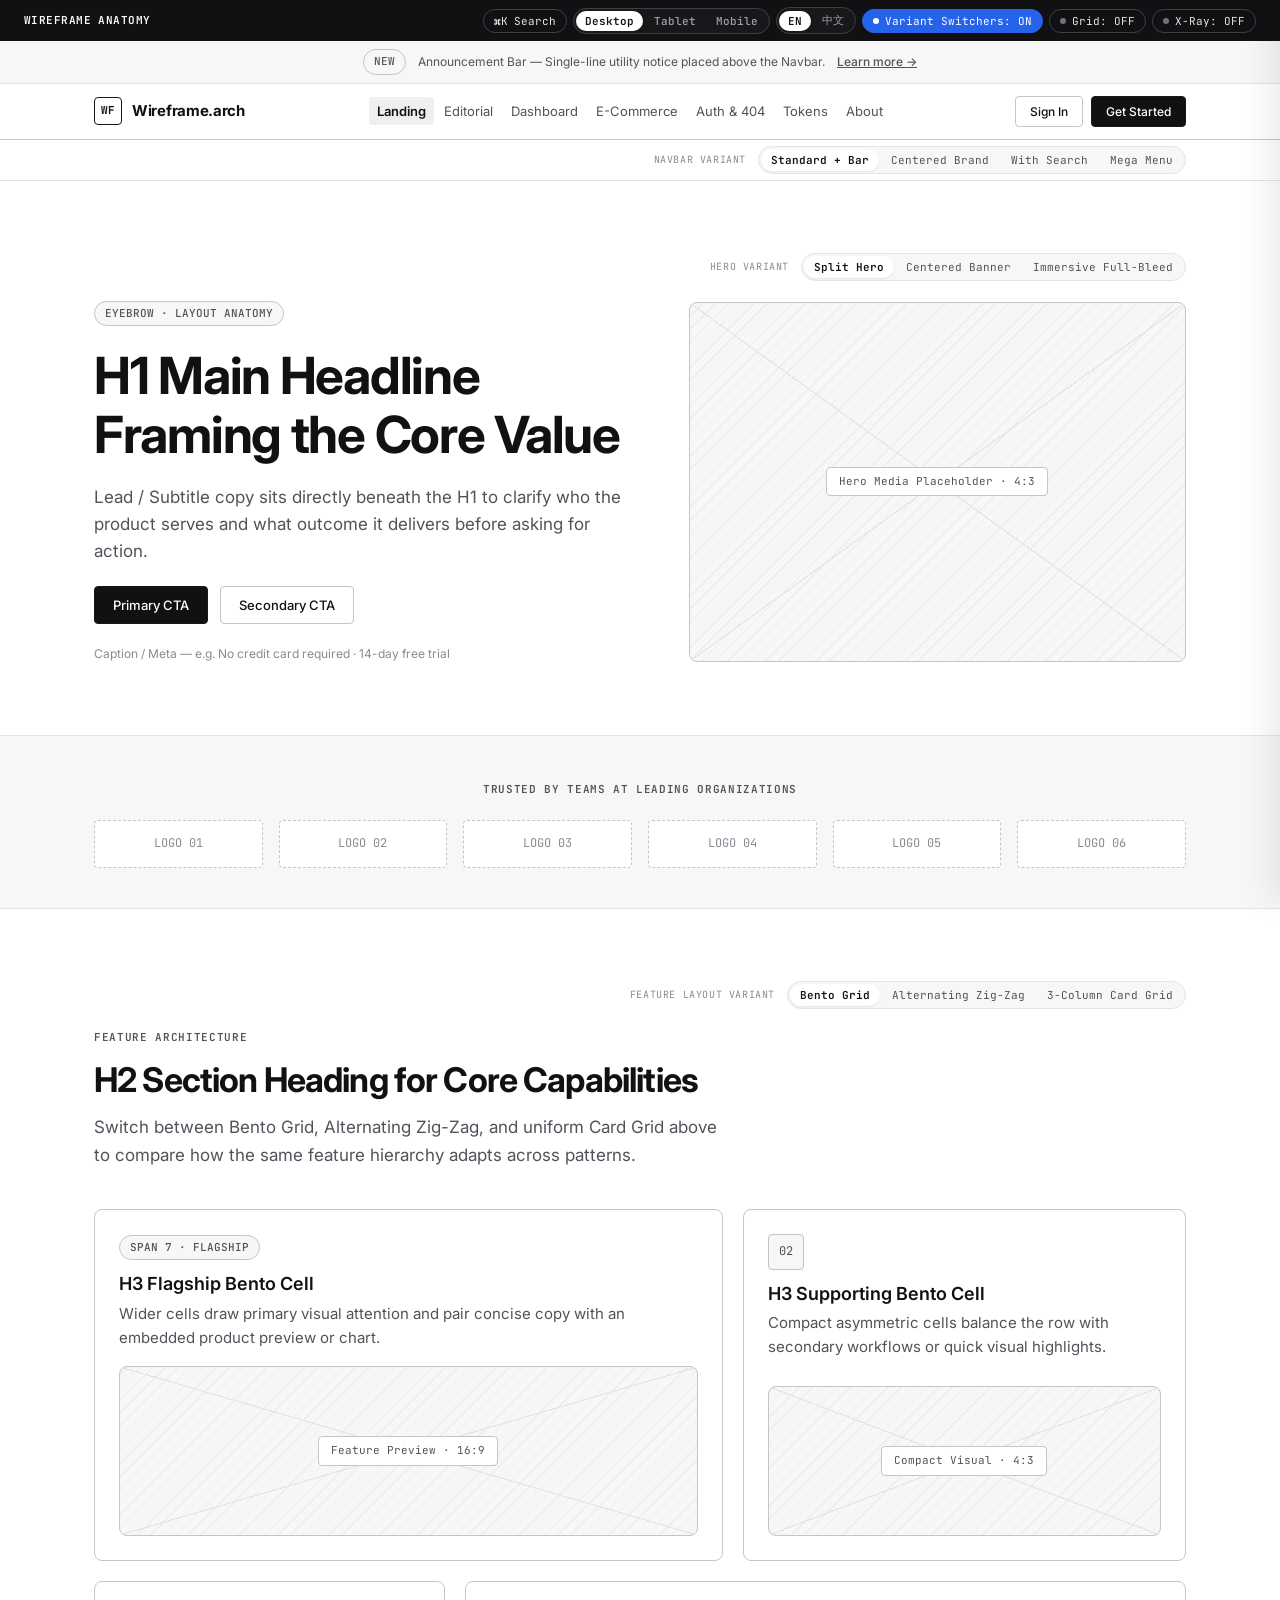
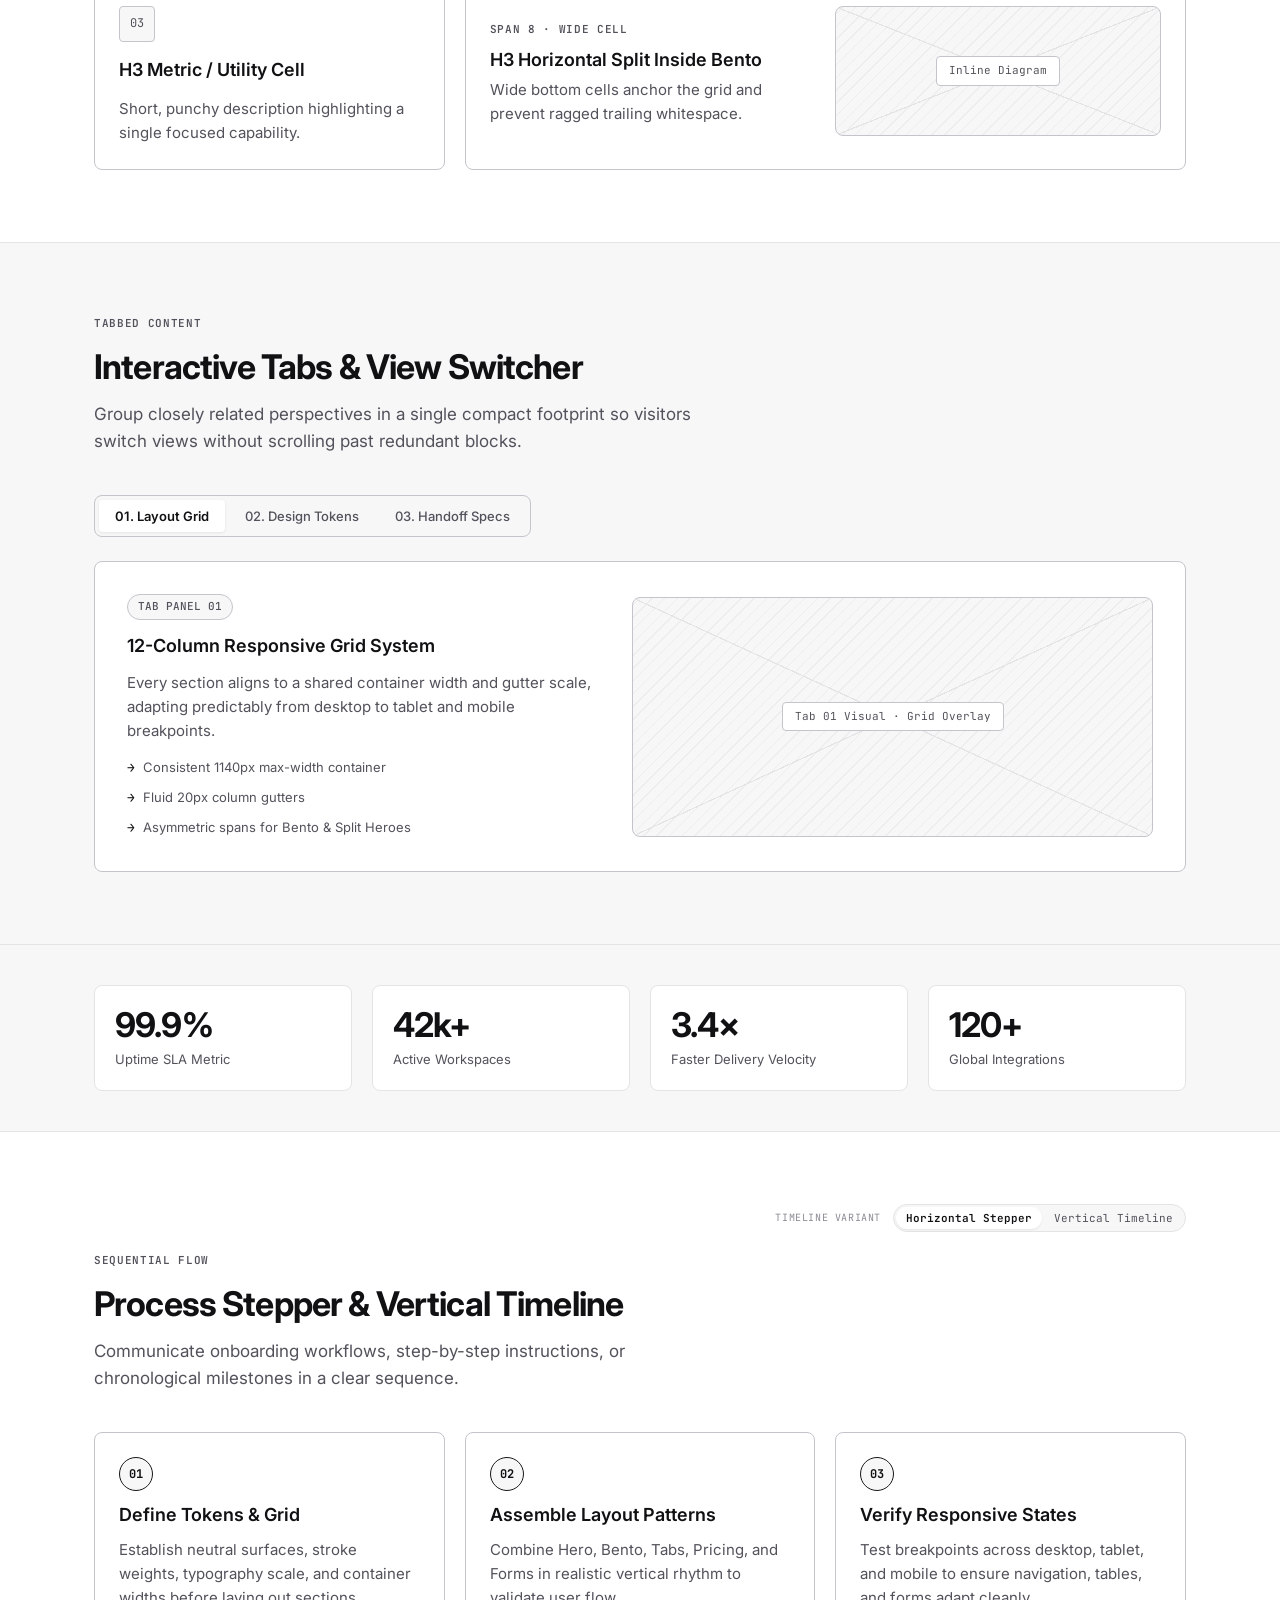
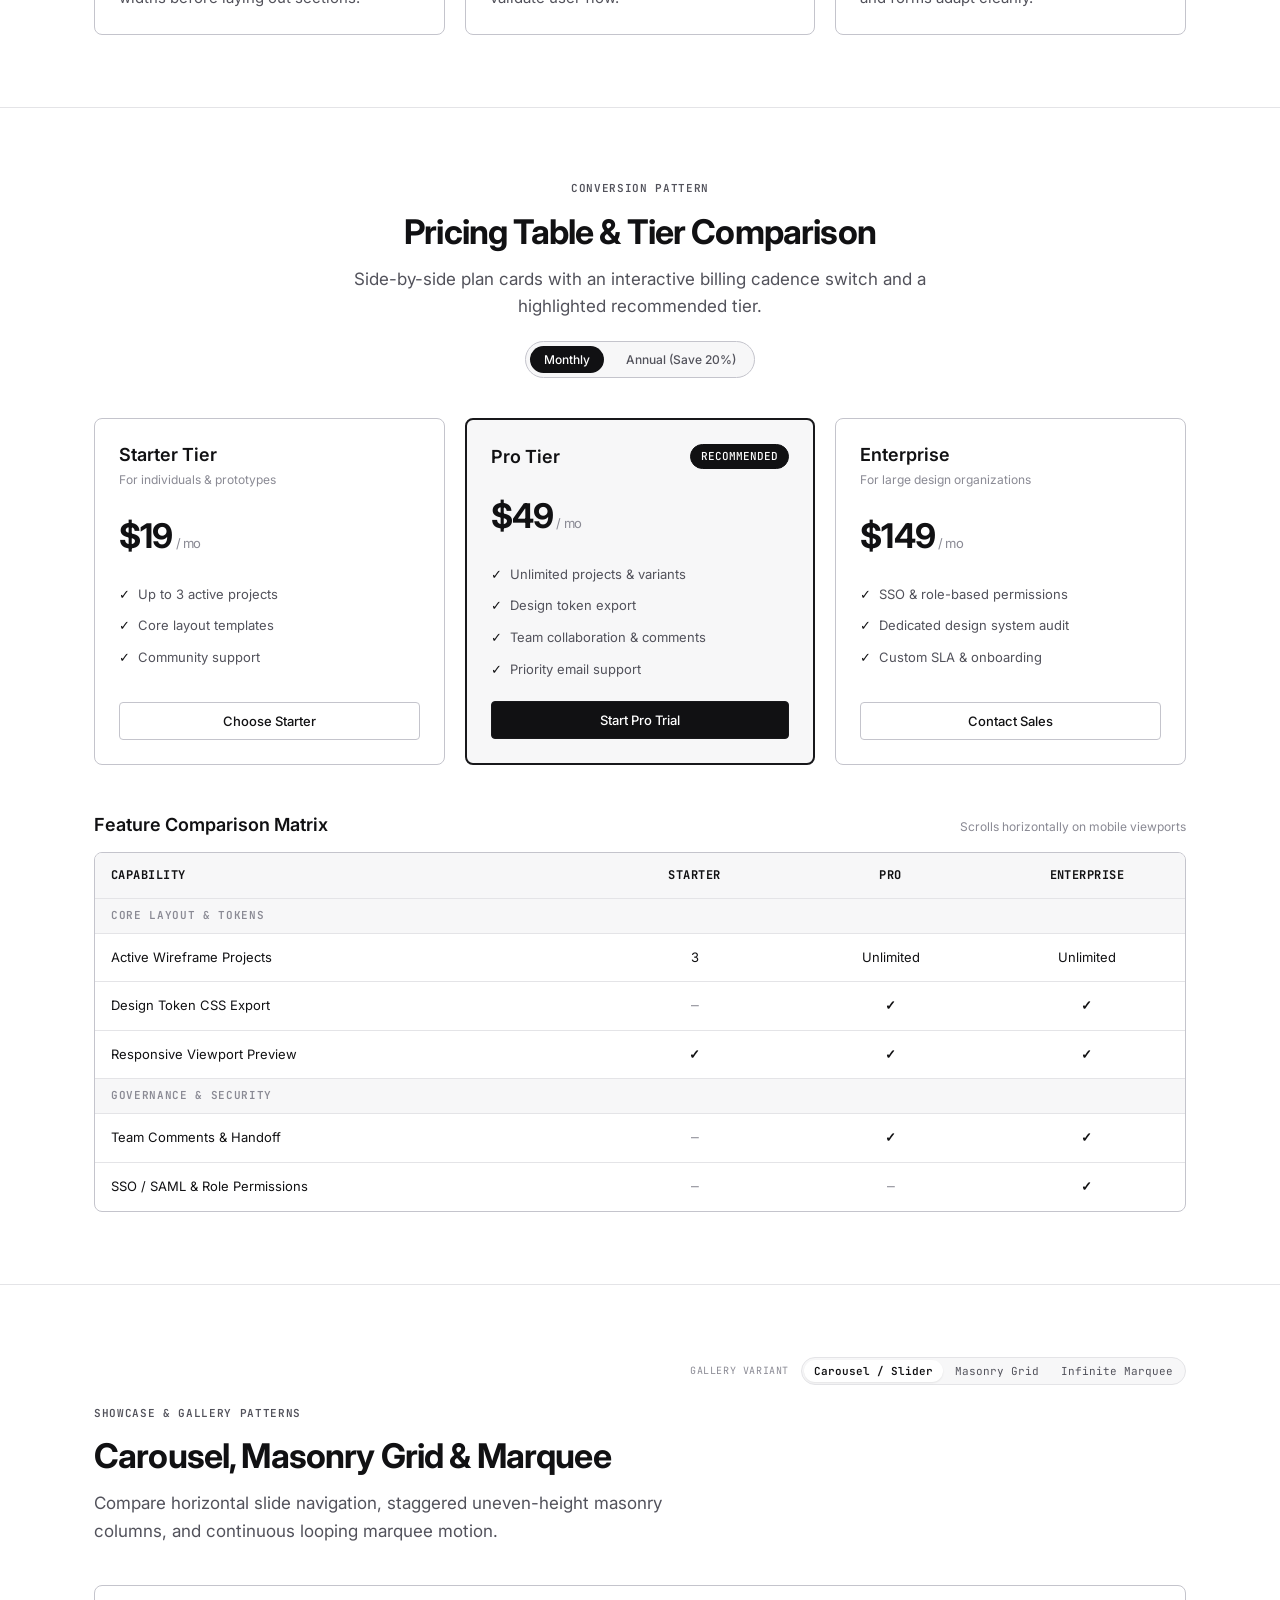
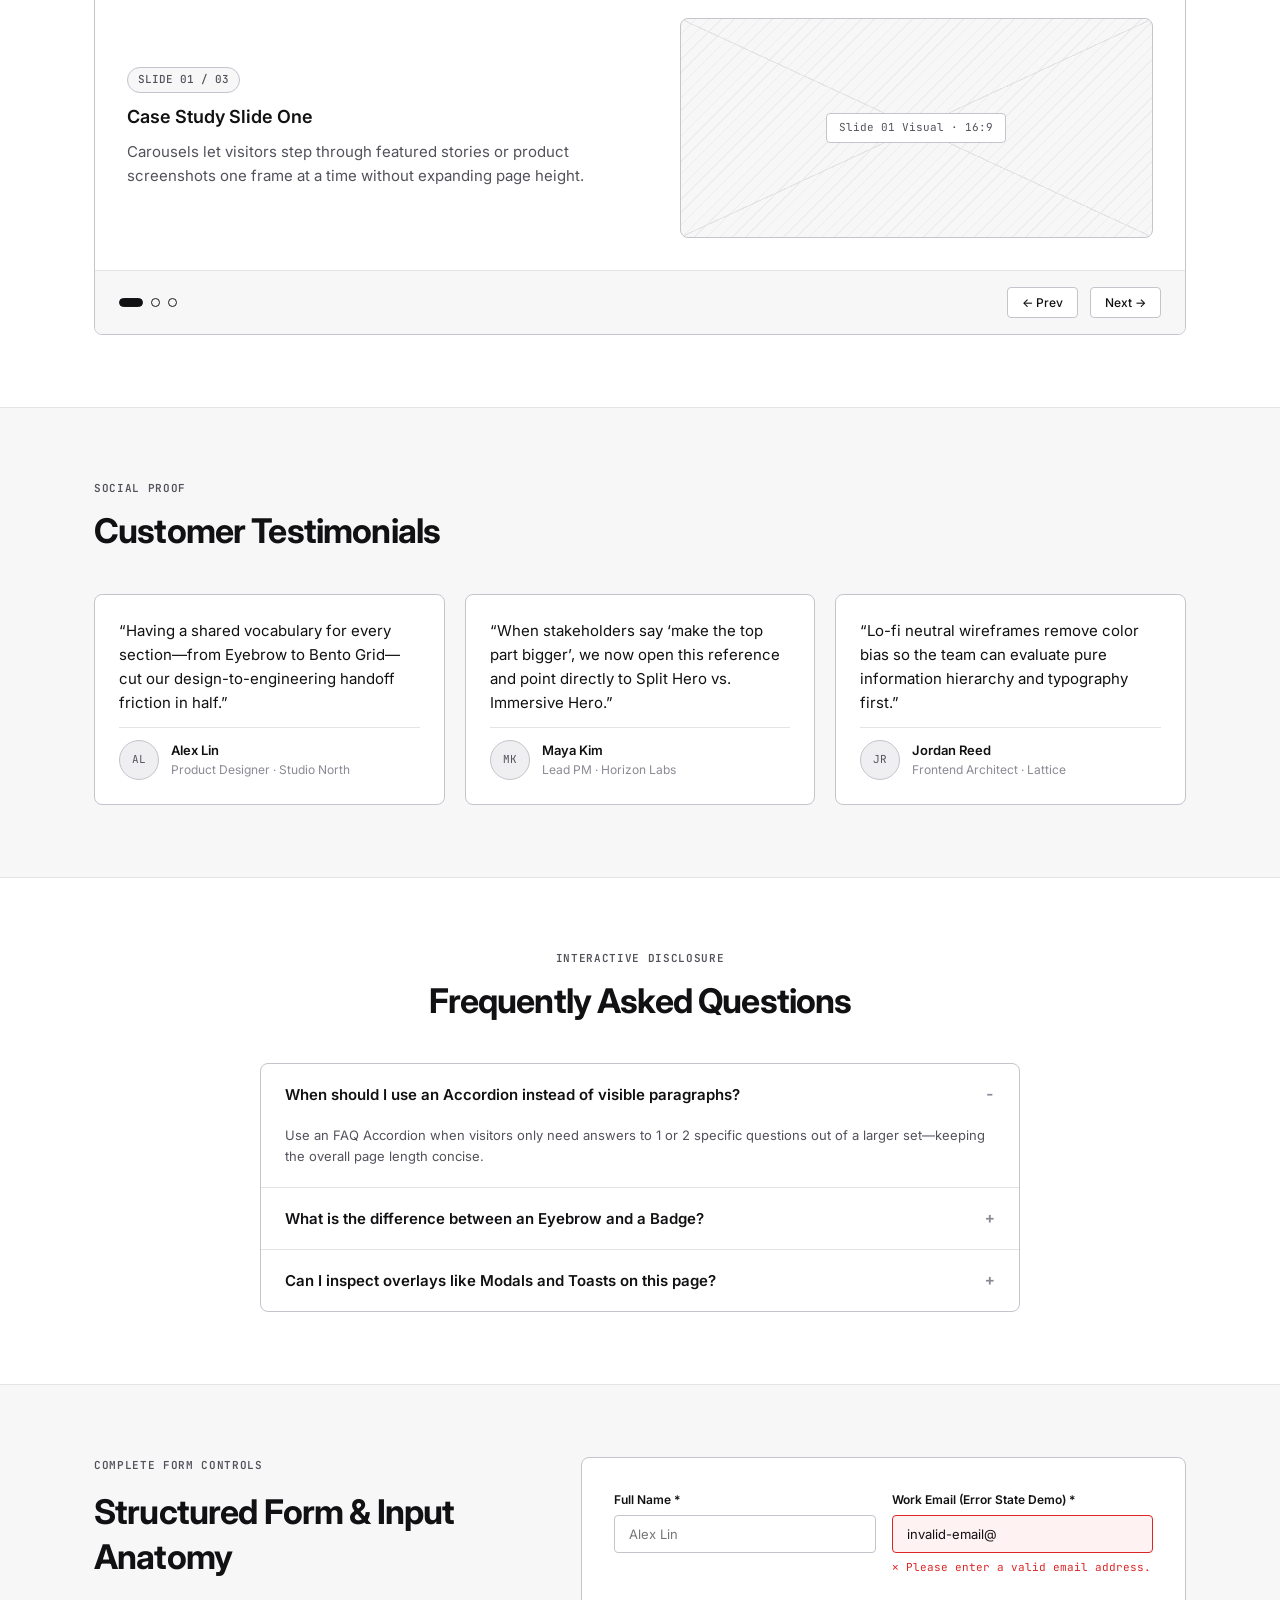
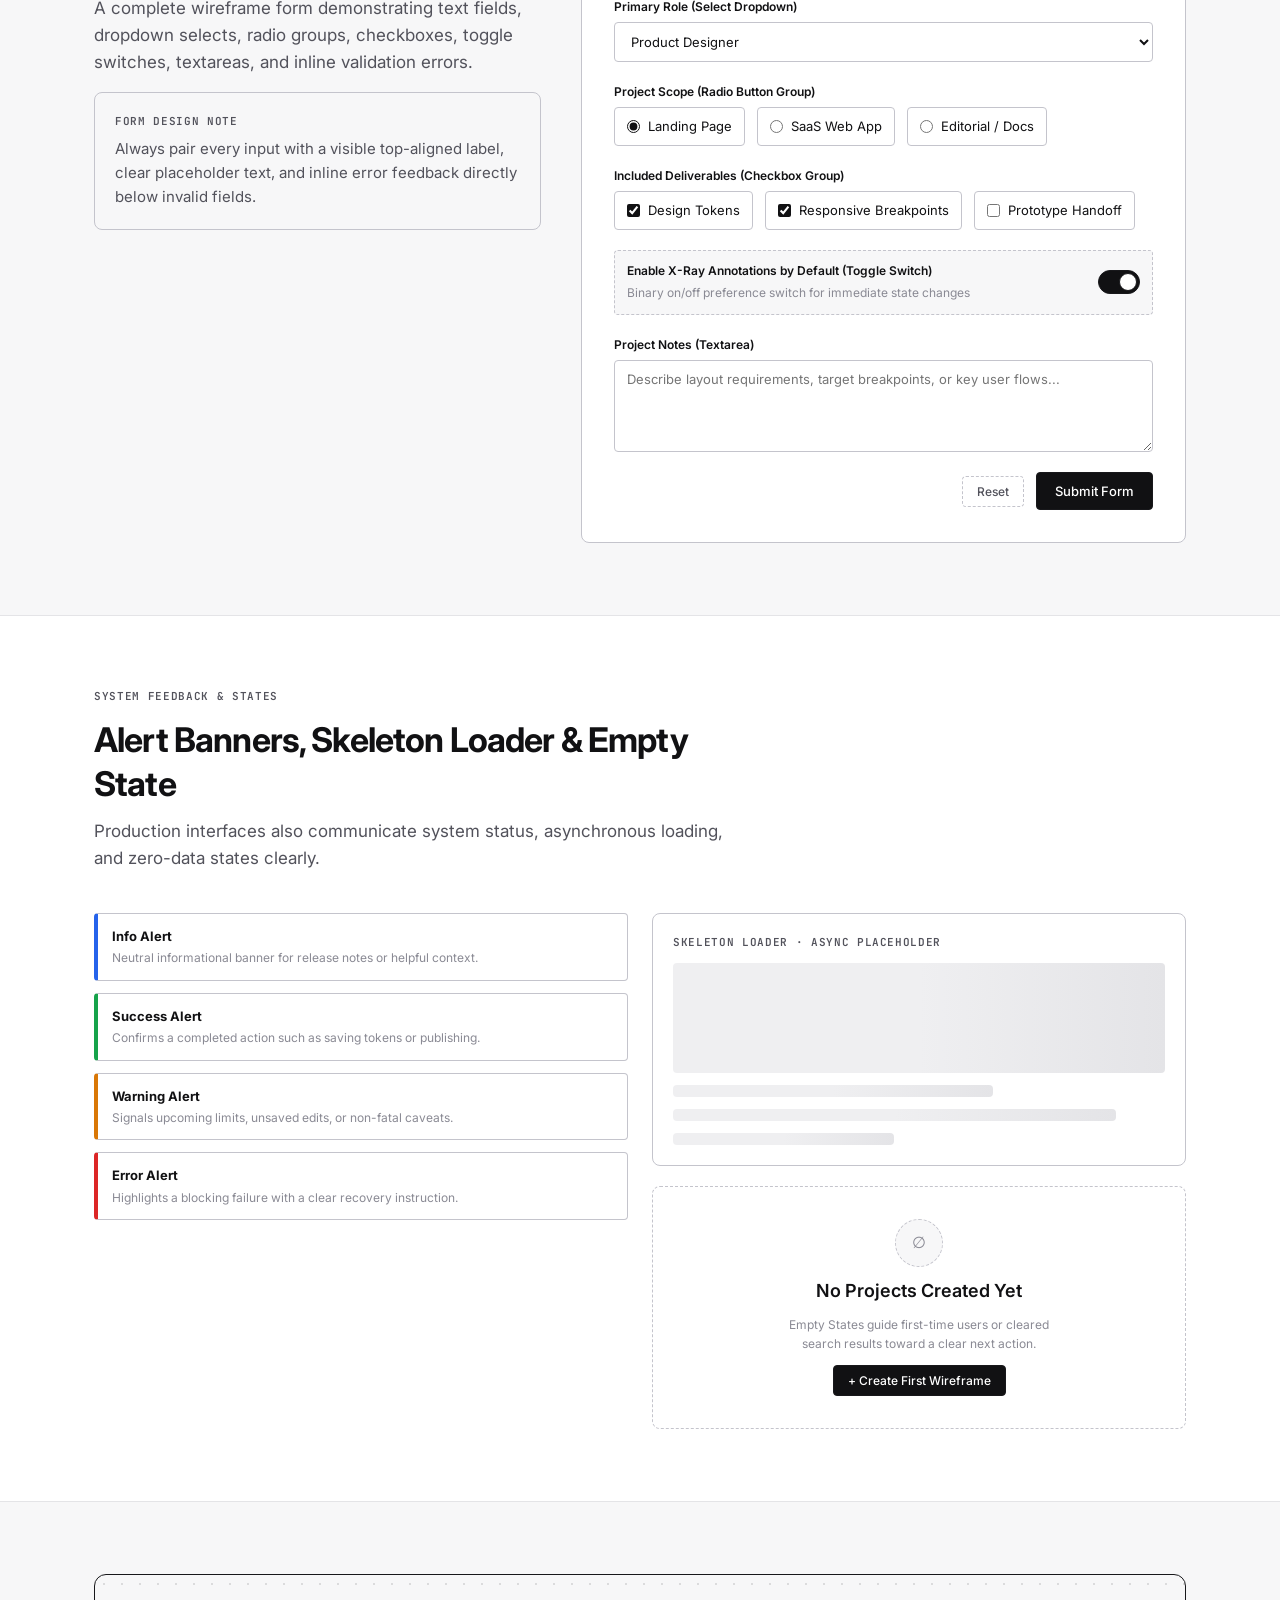
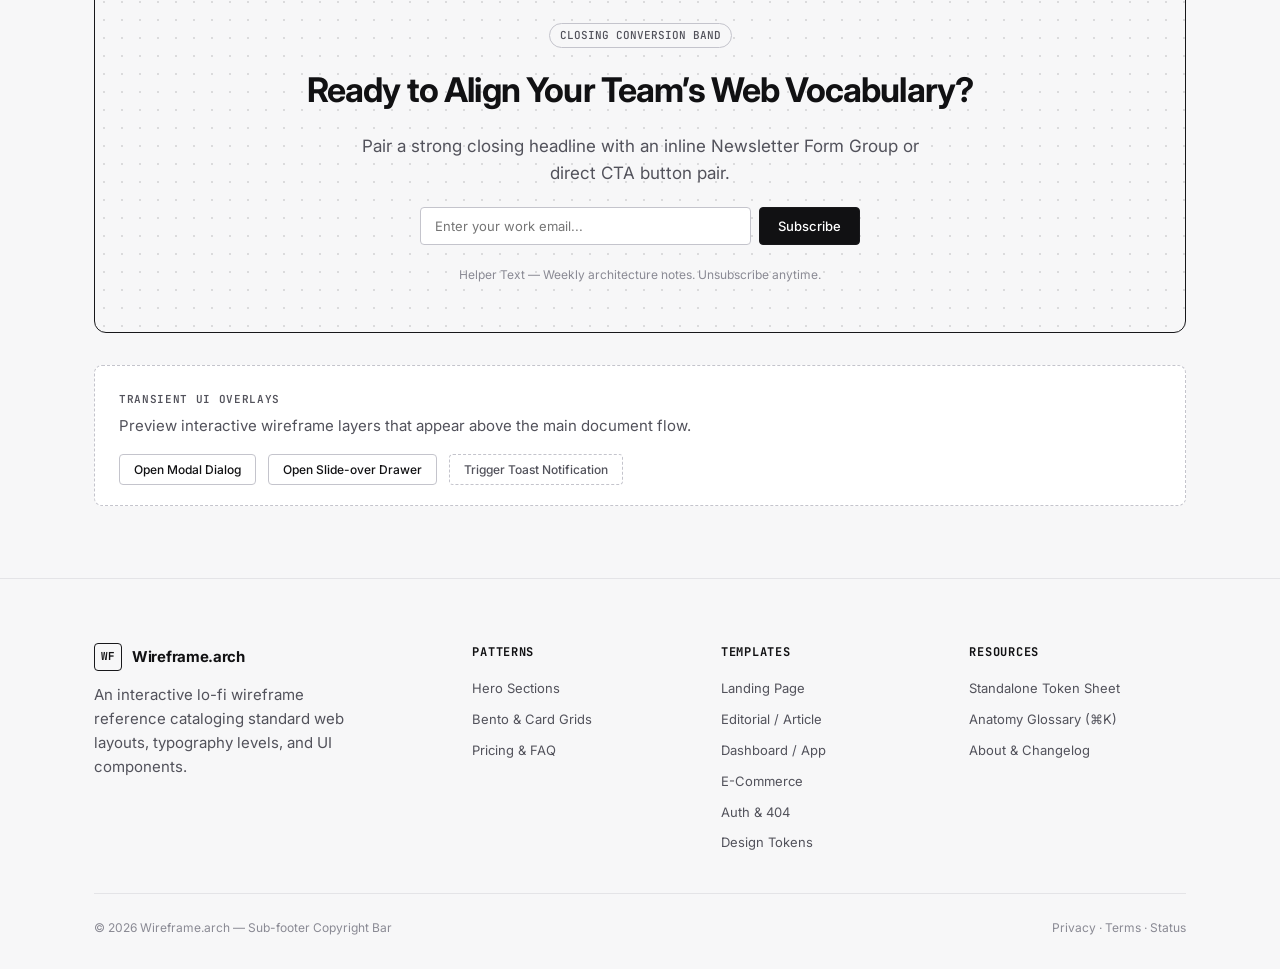
<file: index.html>
<!DOCTYPE html>
<html lang="en">
<head>
  <meta charset="UTF-8" />
  <meta name="viewport" content="width=device-width, initial-scale=1.0" />
  <title>Web Architecture Wireframe — Layout &amp; Anatomy Reference</title>
  <link rel="icon" type="image/svg+xml" href="favicon.svg" />
  <link rel="preconnect" href="https://fonts.googleapis.com" />
  <link rel="preconnect" href="https://fonts.gstatic.com" crossorigin />
  <link href="https://fonts.googleapis.com/css2?family=Inter:wght@400;500;600;700&family=JetBrains+Mono:wght@400;500;600&display=swap" rel="stylesheet" />
  <link rel="stylesheet" href="css/tokens.css" />
  <link rel="stylesheet" href="css/wireframe.css" />
</head>
<body>

  <!-- ======================================================================
       META INSPECTOR BAR (Controls Language, X-Ray & Variant Switchers)
       ====================================================================== -->
  <div class="meta-bar" role="region" aria-label="Wireframe Inspector Controls">
    <div class="meta-bar-inner">
      <div class="meta-bar-left">
        <span class="meta-bar-badge" data-i18n="meta.brand">WIREFRAME ANATOMY</span>
        <span class="meta-bar-hint" data-i18n="meta.hint">Hover to identify · Click to inspect · Press [X] for X-Ray</span>
      </div>
      <div class="meta-bar-controls">
        <button id="openCmdBtn" class="meta-btn" type="button" title="Search patterns (⌘K)">
          ⌘K <span data-i18n="meta.search">Search</span>
        </button>
        <div class="lang-switch vp-switch" role="group" aria-label="Viewport preview">
          <button class="lang-btn is-active" type="button" data-vp-btn="desktop" aria-pressed="true" data-i18n="vp.desktop">Desktop</button>
          <button class="lang-btn" type="button" data-vp-btn="tablet" aria-pressed="false" data-i18n="vp.tablet">Tablet</button>
          <button class="lang-btn" type="button" data-vp-btn="mobile" aria-pressed="false" data-i18n="vp.mobile">Mobile</button>
        </div>
        <div class="lang-switch" role="group" aria-label="Language switcher">
          <button class="lang-btn is-active" type="button" data-lang-btn="en" aria-pressed="true">EN</button>
          <button class="lang-btn" type="button" data-lang-btn="zh" aria-pressed="false">中文</button>
        </div>
        <button id="variantToggle" class="meta-btn" type="button" aria-pressed="true">
          <span class="meta-dot"></span>Variant Switchers: ON
        </button>
        <button id="gridToggle" class="meta-btn" type="button" aria-pressed="false">
          <span class="meta-dot"></span>Grid: OFF
        </button>
        <button id="xrayToggle" class="meta-btn" type="button" aria-pressed="false">
          <span class="meta-dot"></span>X-Ray: OFF
        </button>
      </div>
    </div>
  </div>

  <!-- Responsive Viewport Stage (Resizes smoothly for Desktop / Tablet / Mobile preview) -->
  <div id="viewportStage" class="wf-viewport-stage">

  <!-- 12-Column Responsive Grid Overlay -->
  <div class="wf-grid-overlay" aria-hidden="true">
    <div class="wf-grid-overlay-inner">
      <div class="wf-grid-overlay-col"></div><div class="wf-grid-overlay-col"></div>
      <div class="wf-grid-overlay-col"></div><div class="wf-grid-overlay-col"></div>
      <div class="wf-grid-overlay-col"></div><div class="wf-grid-overlay-col"></div>
      <div class="wf-grid-overlay-col"></div><div class="wf-grid-overlay-col"></div>
      <div class="wf-grid-overlay-col"></div><div class="wf-grid-overlay-col"></div>
      <div class="wf-grid-overlay-col"></div><div class="wf-grid-overlay-col"></div>
    </div>
  </div>

  <!-- ======================================================================
       ANNOUNCEMENT BAR & SITE NAVBAR (Shared Realistic Site Chrome)
       ====================================================================== -->
  <div id="siteAnnouncement" class="wf-announcement" data-anatomy="Announcement Bar" data-anatomy-level="section">
    <span class="wf-badge" data-anatomy="Badge / Tag" data-i18n="announce.badge">NEW</span>
    <span data-anatomy="Body Copy" data-i18n="announce.text">Announcement Bar — Single-line utility notice placed above the Navbar.</span>
    <a href="#pricing" style="text-decoration: underline; font-weight: 500;" data-anatomy="Secondary CTA" data-i18n="announce.link">Learn more →</a>
  </div>

  <header id="siteNavbar" class="wf-navbar" data-anatomy="Navbar" data-anatomy-level="section">
    <div class="wf-navbar-inner">
      <a href="#" class="wf-brand" data-nav-target="landing" data-anatomy="Brand Logo">
        <span class="wf-logo-mark">WF</span>
        <span>Wireframe.arch</span>
      </a>

      <nav class="wf-navbar-desktop-nav" aria-label="Primary Navigation" data-anatomy="Nav Links">
        <ul class="wf-nav-links">
          <li><button class="wf-nav-link is-active" type="button" data-nav-target="landing" data-i18n="nav.landing">Landing</button></li>
          <li><button class="wf-nav-link" type="button" data-nav-target="editorial" data-i18n="nav.editorial">Editorial</button></li>
          <li><button class="wf-nav-link" type="button" data-nav-target="dashboard" data-i18n="nav.dashboard">Dashboard</button></li>
          <li><button class="wf-nav-link" type="button" data-nav-target="ecommerce" data-i18n="nav.ecommerce">E-Commerce</button></li>
          <li><button class="wf-nav-link" type="button" data-nav-target="auth" data-i18n="nav.auth">Auth &amp; 404</button></li>
          <li><button class="wf-nav-link" type="button" data-nav-target="tokens" data-i18n="nav.tokens">Tokens</button></li>
          <li><button class="wf-nav-link" type="button" data-nav-target="about" data-i18n="nav.about">About</button></li>
        </ul>
      </nav>

      <div class="wf-nav-actions wf-navbar-desktop-actions">
        <input id="navSearchBox" class="wf-input wf-nav-search" type="search" placeholder="Search patterns..." data-i18n-placeholder="nav.search" style="display: none;" data-anatomy="Search Input" />
        <button class="wf-btn wf-btn--secondary wf-btn--sm" type="button" data-anatomy="Secondary CTA" data-i18n="nav.signin">Sign In</button>
        <button class="wf-btn wf-btn--primary wf-btn--sm" type="button" data-anatomy="Primary CTA" data-i18n="nav.cta">Get Started</button>
      </div>

      <button id="mobileMenuBtn" class="wf-mobile-toggle" type="button" aria-expanded="false" aria-label="Toggle navigation menu" data-anatomy="Mobile Menu Trigger">☰</button>
    </div>

    <!-- Mega Menu Dropdown Panel (Shown when Navbar Variant = Mega Menu) -->
    <div id="megaMenuPanel" class="wf-megamenu-panel" data-anatomy="Mega Menu" data-anatomy-level="section">
      <div class="container">
        <div class="megamenu-grid">
          <div class="megamenu-col">
            <h4 data-i18n="mm.col1">Page Templates</h4>
            <ul class="megamenu-list">
              <li><a href="#" data-nav-target="landing">Landing Page Flow</a></li>
              <li><a href="#" data-nav-target="editorial">Editorial / Article</a></li>
              <li><a href="#" data-nav-target="dashboard">Dashboard / App Shell</a></li>
              <li><a href="#" data-nav-target="ecommerce">E-Commerce Product Page</a></li>
              <li><a href="#" data-nav-target="auth">Auth &amp; 404 System Pages</a></li>
            </ul>
          </div>
          <div class="megamenu-col">
            <h4 data-i18n="mm.col2">Layout Patterns</h4>
            <ul class="megamenu-list">
              <li><a href="#" data-nav-target="landing">Hero &amp; Bento Grids</a></li>
              <li><a href="#" data-nav-target="landing">Carousel, Masonry &amp; Marquee</a></li>
              <li><a href="#" data-nav-target="landing">Tabs, Stepper &amp; Timeline</a></li>
            </ul>
          </div>
          <div class="megamenu-col">
            <h4 data-i18n="mm.col3">UI &amp; Forms</h4>
            <ul class="megamenu-list">
              <li><a href="#" data-nav-target="landing">Form Controls &amp; Validation</a></li>
              <li><a href="#" data-nav-target="landing">Alerts, Skeleton &amp; Empty</a></li>
              <li><a href="#" data-nav-target="tokens">Design Tokens Sheet</a></li>
            </ul>
          </div>
          <div class="megamenu-feature">
            <span class="wf-badge wf-badge--solid" style="align-self: flex-start;" data-anatomy="Badge / Tag">FEATURED</span>
            <strong style="font-size: var(--wf-text-sm);">Mega Menu Promo Card</strong>
            <p class="wf-caption">Multi-column navigation menus often pair link columns with a highlighted guide or release card.</p>
            <div class="wf-media" style="min-height: 84px;" data-anatomy="Media Placeholder">
              <span class="wf-media-label">Promo · 16:9</span>
            </div>
          </div>
        </div>
      </div>
    </div>

    <div id="mobileNavDrawer" class="wf-mobile-drawer" aria-hidden="true">
      <ul class="wf-nav-links">
        <li><button class="wf-nav-link is-active" type="button" data-nav-target="landing" data-i18n="nav.landing">Landing Page</button></li>
        <li><button class="wf-nav-link" type="button" data-nav-target="editorial" data-i18n="nav.editorial">Article / Content</button></li>
        <li><button class="wf-nav-link" type="button" data-nav-target="dashboard" data-i18n="nav.dashboard">Dashboard / App</button></li>
        <li><button class="wf-nav-link" type="button" data-nav-target="ecommerce" data-i18n="nav.ecommerce">E-Commerce</button></li>
        <li><button class="wf-nav-link" type="button" data-nav-target="auth" data-i18n="nav.auth">Auth &amp; 404</button></li>
        <li><button class="wf-nav-link" type="button" data-nav-target="tokens" data-i18n="nav.tokens">Design Tokens</button></li>
        <li><button class="wf-nav-link" type="button" data-nav-target="about" data-i18n="nav.about">About</button></li>
      </ul>
      <div class="wf-mobile-drawer-actions">
        <button class="wf-btn wf-btn--secondary wf-btn--sm" type="button" data-anatomy="Secondary CTA" data-i18n="nav.signin">Sign In</button>
        <button class="wf-btn wf-btn--primary wf-btn--sm" type="button" data-anatomy="Primary CTA" data-i18n="nav.cta">Get Started</button>
      </div>
    </div>
  </header>

  <!-- Inline Navbar Variant Switcher -->
  <div class="navbar-variant-strip">
    <div class="container">
      <div class="variant-bar">
        <span class="variant-label" data-i18n="variant.navbar">Navbar Variant</span>
        <div class="variant-pills">
          <button class="variant-pill is-active" type="button" data-variant-group="navbar" data-variant-value="standard" data-i18n="variant.nav.standard">Standard + Bar</button>
          <button class="variant-pill" type="button" data-variant-group="navbar" data-variant-value="centered" data-i18n="variant.nav.centered">Centered Brand</button>
          <button class="variant-pill" type="button" data-variant-group="navbar" data-variant-value="search" data-i18n="variant.nav.search">With Search</button>
          <button class="variant-pill" type="button" data-variant-group="navbar" data-variant-value="megamenu" data-i18n="variant.nav.megamenu">Mega Menu</button>
        </div>
      </div>
    </div>
  </div>

  <!-- ======================================================================
       PAGE 1: LANDING PAGE (Complete Website Flow + Inline Variant Switchers)
       ====================================================================== -->
  <main class="wf-page is-active" data-page="landing">

    <!-- 1. HERO SECTION (3 Variants: Split / Centered Banner / Immersive Full-Bleed) -->
    <section class="wf-section wf-section--hero">
      <div class="container">
        <div class="variant-bar">
          <span class="variant-label" data-i18n="variant.hero">Hero Variant</span>
          <div class="variant-pills">
            <button class="variant-pill is-active" type="button" data-variant-group="hero" data-variant-value="split" data-i18n="variant.hero.split">Split Hero</button>
            <button class="variant-pill" type="button" data-variant-group="hero" data-variant-value="centered" data-i18n="variant.hero.centered">Centered Banner</button>
            <button class="variant-pill" type="button" data-variant-group="hero" data-variant-value="immersive" data-i18n="variant.hero.immersive">Immersive Full-Bleed</button>
          </div>
        </div>
      </div>

      <!-- Variant A: Split Hero -->
      <div data-variant-panel="hero" data-variant-key="split" class="is-active hero-panel-padded">
        <div class="container">
          <div class="hero-split" data-anatomy="Split Hero Section" data-anatomy-level="section">
            <div class="hero-copy">
              <span class="wf-badge" data-anatomy="Eyebrow / Kicker" data-i18n="hero.split.eyebrow">EYEBROW · LAYOUT ANATOMY</span>
              <h1 class="wf-h1" data-anatomy="H1 Heading" data-i18n="hero.split.h1">H1 Main Headline Framing the Core Value</h1>
              <p class="wf-lead" data-anatomy="Lead / Subtitle" data-i18n="hero.split.lead">
                Lead / Subtitle copy sits directly beneath the H1 to clarify who the product serves and what outcome it delivers before asking for action.
              </p>
              <div class="wf-btn-group" data-anatomy="CTA Button Group">
                <button class="wf-btn wf-btn--primary" type="button" data-anatomy="Primary CTA" data-i18n="btn.primary">Primary CTA</button>
                <button class="wf-btn wf-btn--secondary" type="button" data-anatomy="Secondary CTA" data-i18n="btn.secondary">Secondary CTA</button>
              </div>
              <span class="wf-caption" data-anatomy="Caption / Meta" data-i18n="hero.split.caption">Caption / Meta — e.g. No credit card required · 14-day free trial</span>
            </div>

            <div class="wf-media" style="min-height: 360px;" data-anatomy="Media Placeholder">
              <span class="wf-media-label" data-i18n="hero.split.media">Hero Media Placeholder · 4:3</span>
            </div>
          </div>
        </div>
      </div>

      <!-- Variant B: Centered Banner Hero -->
      <div data-variant-panel="hero" data-variant-key="centered" class="hero-panel-padded">
        <div class="container">
          <div class="hero-centered" data-anatomy="Centered Banner Hero" data-anatomy-level="section">
            <span class="wf-badge" data-anatomy="Badge / Tag" data-i18n="hero.center.badge">RELEASE v2.0 · CENTERED HERO</span>
            <h1 class="wf-h1" data-anatomy="H1 Heading" data-i18n="hero.center.h1">Centered Display Headline for Maximum Focus</h1>
            <p class="wf-lead" data-anatomy="Lead / Subtitle" data-i18n="hero.center.lead">
              A symmetrical above-the-fold composition that funnels visitor attention straight from headline to CTA, anchored by a wide showcase frame below.
            </p>
            <div class="wf-btn-group" data-anatomy="CTA Button Group">
              <button class="wf-btn wf-btn--primary" type="button" data-anatomy="Primary CTA" data-i18n="hero.center.cta1">Start Free Trial</button>
              <button class="wf-btn wf-btn--secondary" type="button" data-anatomy="Secondary CTA" data-i18n="hero.center.cta2">Watch Product Tour</button>
            </div>
            <div class="wf-media" data-anatomy="Media Placeholder">
              <span class="wf-media-label" data-i18n="hero.center.media">Wide Product Canvas · 16:9</span>
            </div>
          </div>
        </div>
      </div>

      <!-- Variant C: True Edge-to-Edge Full-Bleed Immersive Hero (100% Page Width Backdrop) -->
      <div data-variant-panel="hero" data-variant-key="immersive">
        <div class="hero-immersive" data-anatomy="Immersive Full-Bleed Hero" data-anatomy-level="section">
          <span class="hero-immersive-bg-tag" data-anatomy="Media Placeholder" data-i18n="hero.imm.bg">Full-Bleed Background Media · 100% Width</span>
          <div class="container hero-immersive-inner">
            <div class="hero-immersive-content">
              <span class="wf-eyebrow" data-anatomy="Eyebrow / Kicker" data-i18n="hero.imm.eyebrow">IMMERSIVE FULL-BLEED HERO</span>
              <h1 class="wf-h1" data-anatomy="H1 Heading" data-i18n="hero.imm.h1">Edge-to-Edge Visual Storytelling Stage</h1>
              <p class="wf-lead" data-anatomy="Lead / Subtitle" data-i18n="hero.imm.lead">
                Full-bleed photography or ambient video spans 100% of the viewport width as a backdrop, with high-contrast scrim overlay keeping typography and CTAs crisp.
              </p>
              <div class="wf-btn-group" data-anatomy="CTA Button Group">
                <button class="wf-btn wf-btn--inverse" type="button" data-anatomy="Primary CTA" data-i18n="hero.imm.cta1">Explore Collection</button>
                <button class="wf-btn wf-btn--inverse-outline" type="button" data-anatomy="Secondary CTA" data-i18n="hero.imm.cta2">Play Film</button>
              </div>
              <span class="wf-caption" data-anatomy="Caption / Meta" data-i18n="hero.imm.caption">Full-bleed background scrim ensures WCAG contrast over imagery</span>
            </div>
          </div>
        </div>
      </div>
    </section>

    <!-- 2. SOCIAL PROOF / LOGO CLOUD -->
    <section class="wf-section wf-section--subtle wf-section--compact" data-anatomy="Social Proof / Logo Cloud" data-anatomy-level="section">
      <div class="container" style="text-align: center;">
        <span class="wf-eyebrow" data-anatomy="Caption / Meta" data-i18n="social.title">TRUSTED BY TEAMS AT LEADING ORGANIZATIONS</span>
        <div class="logo-cloud">
          <div class="logo-slot" data-anatomy="Media Placeholder">LOGO 01</div>
          <div class="logo-slot" data-anatomy="Media Placeholder">LOGO 02</div>
          <div class="logo-slot" data-anatomy="Media Placeholder">LOGO 03</div>
          <div class="logo-slot" data-anatomy="Media Placeholder">LOGO 04</div>
          <div class="logo-slot" data-anatomy="Media Placeholder">LOGO 05</div>
          <div class="logo-slot" data-anatomy="Media Placeholder">LOGO 06</div>
        </div>
      </div>
    </section>

    <!-- 3. FEATURE SHOWCASE (3 Variants: Bento Grid / Zig-Zag / 3-Col Card Grid) -->
    <section class="wf-section">
      <div class="container">
        <div class="variant-bar">
          <span class="variant-label" data-i18n="variant.features">Feature Layout Variant</span>
          <div class="variant-pills">
            <button class="variant-pill is-active" type="button" data-variant-group="features" data-variant-value="bento" data-i18n="variant.feat.bento">Bento Grid</button>
            <button class="variant-pill" type="button" data-variant-group="features" data-variant-value="zigzag" data-i18n="variant.feat.zigzag">Alternating Zig-Zag</button>
            <button class="variant-pill" type="button" data-variant-group="features" data-variant-value="cards" data-i18n="variant.feat.cards">3-Column Card Grid</button>
          </div>
        </div>

        <div class="wf-section-header">
          <span class="wf-eyebrow" data-anatomy="Eyebrow / Kicker" data-i18n="feat.eyebrow">FEATURE ARCHITECTURE</span>
          <h2 class="wf-h2" data-anatomy="H2 Section Heading" data-i18n="feat.h2">H2 Section Heading for Core Capabilities</h2>
          <p class="wf-lead" data-anatomy="Lead / Subtitle" data-i18n="feat.lead">
            Switch between Bento Grid, Alternating Zig-Zag, and uniform Card Grid above to compare how the same feature hierarchy adapts across patterns.
          </p>
        </div>

        <!-- Variant A: Bento Grid -->
        <div data-variant-panel="features" data-variant-key="bento" class="is-active">
          <div class="bento-grid" data-anatomy="Bento Grid" data-anatomy-level="section">
            <article class="bento-card bento-span-7">
              <div>
                <span class="wf-badge" data-anatomy="Badge / Tag">SPAN 7 · FLAGSHIP</span>
                <h3 class="wf-h3" style="margin-top: 12px;" data-anatomy="H3 Subheading">H3 Flagship Bento Cell</h3>
                <p class="wf-body" style="margin-top: 6px;" data-anatomy="Body Copy">
                  Wider cells draw primary visual attention and pair concise copy with an embedded product preview or chart.
                </p>
              </div>
              <div class="wf-media" style="min-height: 170px;" data-anatomy="Media Placeholder">
                <span class="wf-media-label">Feature Preview · 16:9</span>
              </div>
            </article>

            <article class="bento-card bento-span-5">
              <div>
                <div class="wf-icon-box">02</div>
                <h3 class="wf-h3" style="margin-top: 12px;" data-anatomy="H3 Subheading">H3 Supporting Bento Cell</h3>
                <p class="wf-body" style="margin-top: 6px;" data-anatomy="Body Copy">
                  Compact asymmetric cells balance the row with secondary workflows or quick visual highlights.
                </p>
              </div>
              <div class="wf-media" style="min-height: 150px;" data-anatomy="Media Placeholder">
                <span class="wf-media-label">Compact Visual · 4:3</span>
              </div>
            </article>

            <article class="bento-card bento-span-4">
              <div class="wf-icon-box">03</div>
              <h3 class="wf-h3" data-anatomy="H3 Subheading">H3 Metric / Utility Cell</h3>
              <p class="wf-body" data-anatomy="Body Copy">
                Short, punchy description highlighting a single focused capability.
              </p>
            </article>

            <article class="bento-card bento-span-8">
              <div class="bento-inner-split">
                <div>
                  <span class="wf-eyebrow" data-anatomy="Eyebrow / Kicker">SPAN 8 · WIDE CELL</span>
                  <h3 class="wf-h3" style="margin-top: 8px;" data-anatomy="H3 Subheading">H3 Horizontal Split Inside Bento</h3>
                  <p class="wf-body" style="margin-top: 6px;" data-anatomy="Body Copy">
                    Wide bottom cells anchor the grid and prevent ragged trailing whitespace.
                  </p>
                </div>
                <div class="wf-media" style="min-height: 130px;" data-anatomy="Media Placeholder">
                  <span class="wf-media-label">Inline Diagram</span>
                </div>
              </div>
            </article>
          </div>
        </div>

        <!-- Variant B: Alternating Zig-Zag Split -->
        <div data-variant-panel="features" data-variant-key="zigzag">
          <div class="zigzag-list" data-anatomy="Alternating Zig-Zag Split" data-anatomy-level="section">
            <div class="zigzag-row">
              <div style="display: flex; flex-direction: column; gap: 14px; align-items: flex-start;">
                <span class="wf-eyebrow" data-anatomy="Eyebrow / Kicker">STEP 01 · TEXT LEFT</span>
                <h3 class="wf-h2" style="font-size: var(--wf-text-h2);" data-anatomy="H3 Subheading">H3 Feature Story Row One</h3>
                <p class="wf-body" data-anatomy="Body Copy">
                  Alternating two-column splits guide the eye down the page in a Z-pattern, pairing detailed explanation with a dedicated illustration.
                </p>
                <button class="wf-btn wf-btn--secondary wf-btn--sm" type="button" data-anatomy="Secondary CTA">Explore Workflow →</button>
              </div>
              <div class="zigzag-media wf-media" style="min-height: 240px;" data-anatomy="Media Placeholder">
                <span class="wf-media-label">Workflow Visual 01</span>
              </div>
            </div>

            <div class="zigzag-row zigzag-row--reverse">
              <div style="display: flex; flex-direction: column; gap: 14px; align-items: flex-start;">
                <span class="wf-eyebrow" data-anatomy="Eyebrow / Kicker">STEP 02 · MEDIA LEFT</span>
                <h3 class="wf-h2" style="font-size: var(--wf-text-h2);" data-anatomy="H3 Subheading">H3 Feature Story Row Two</h3>
                <p class="wf-body" data-anatomy="Body Copy">
                  Reversing the column order on the next row keeps visual rhythm dynamic while maintaining consistent padding and alignment.
                </p>
                <button class="wf-btn wf-btn--secondary wf-btn--sm" type="button" data-anatomy="Secondary CTA">View Documentation →</button>
              </div>
              <div class="zigzag-media wf-media" style="min-height: 240px;" data-anatomy="Media Placeholder">
                <span class="wf-media-label">Workflow Visual 02</span>
              </div>
            </div>
          </div>
        </div>

        <!-- Variant C: 3-Column Card Grid -->
        <div data-variant-panel="features" data-variant-key="cards">
          <div class="card-grid-3" data-anatomy="Card Grid" data-anatomy-level="section">
            <article class="wf-card">
              <div class="wf-media" style="min-height: 140px;" data-anatomy="Media Placeholder">
                <span class="wf-media-label">Card Media 01</span>
              </div>
              <span class="wf-badge" style="align-self: flex-start;" data-anatomy="Badge / Tag">CATEGORY</span>
              <h3 class="wf-h3" data-anatomy="H3 Subheading">H3 Card Title One</h3>
              <p class="wf-body" data-anatomy="Body Copy">Equal-weight cards work best when every item shares the same level of importance and structure.</p>
            </article>

            <article class="wf-card">
              <div class="wf-media" style="min-height: 140px;" data-anatomy="Media Placeholder">
                <span class="wf-media-label">Card Media 02</span>
              </div>
              <span class="wf-badge" style="align-self: flex-start;" data-anatomy="Badge / Tag">CATEGORY</span>
              <h3 class="wf-h3" data-anatomy="H3 Subheading">H3 Card Title Two</h3>
              <p class="wf-body" data-anatomy="Body Copy">Keep body copy parallel in line count across cards so bottoms align cleanly in the grid.</p>
            </article>

            <article class="wf-card">
              <div class="wf-media" style="min-height: 140px;" data-anatomy="Media Placeholder">
                <span class="wf-media-label">Card Media 03</span>
              </div>
              <span class="wf-badge" style="align-self: flex-start;" data-anatomy="Badge / Tag">CATEGORY</span>
              <h3 class="wf-h3" data-anatomy="H3 Subheading">H3 Card Title Three</h3>
              <p class="wf-body" data-anatomy="Body Copy">Commonly used for feature directories, blog post listings, and e-commerce product shelves.</p>
            </article>
          </div>
        </div>

      </div>
    </section>

    <!-- 3.5. TABS SECTION (Interactive Tabbed Content Switcher) -->
    <section class="wf-section wf-section--subtle" data-anatomy="Tabs Section" data-anatomy-level="section">
      <div class="container">
        <div class="wf-section-header">
          <span class="wf-eyebrow" data-anatomy="Eyebrow / Kicker" data-i18n="tabs.eyebrow">TABBED CONTENT</span>
          <h2 class="wf-h2" data-anatomy="H2 Section Heading" data-i18n="tabs.h2">Interactive Tabs &amp; View Switcher</h2>
          <p class="wf-lead" data-anatomy="Lead / Subtitle" data-i18n="tabs.lead">
            Group closely related perspectives in a single compact footprint so visitors switch views without scrolling past redundant blocks.
          </p>
        </div>

        <div class="wf-tabs-wrap">
          <div class="wf-tab-list" role="tablist" aria-label="Wireframe feature tabs" data-anatomy="Tab List">
            <button class="wf-tab-btn is-active" type="button" role="tab" aria-selected="true" data-tab-btn="tab-1" data-i18n="tabs.t1">01. Layout Grid</button>
            <button class="wf-tab-btn" type="button" role="tab" aria-selected="false" data-tab-btn="tab-2" data-i18n="tabs.t2">02. Design Tokens</button>
            <button class="wf-tab-btn" type="button" role="tab" aria-selected="false" data-tab-btn="tab-3" data-i18n="tabs.t3">03. Handoff Specs</button>
          </div>

          <div class="wf-tab-panel is-active" role="tabpanel" data-tab-panel="tab-1" data-anatomy="Tab Panel">
            <div class="tab-panel-grid">
              <div style="display: flex; flex-direction: column; gap: 14px; align-items: flex-start;">
                <span class="wf-badge" data-anatomy="Badge / Tag">TAB PANEL 01</span>
                <h3 class="wf-h3" data-anatomy="H3 Subheading" data-i18n="tabs.p1.h3">12-Column Responsive Grid System</h3>
                <p class="wf-body" data-anatomy="Body Copy" data-i18n="tabs.p1.body">
                  Every section aligns to a shared container width and gutter scale, adapting predictably from desktop to tablet and mobile breakpoints.
                </p>
                <ul class="wf-checklist" data-anatomy="Body Copy">
                  <li>Consistent 1140px max-width container</li>
                  <li>Fluid 20px column gutters</li>
                  <li>Asymmetric spans for Bento &amp; Split Heroes</li>
                </ul>
              </div>
              <div class="wf-media" style="min-height: 240px;" data-anatomy="Media Placeholder">
                <span class="wf-media-label">Tab 01 Visual · Grid Overlay</span>
              </div>
            </div>
          </div>

          <div class="wf-tab-panel" role="tabpanel" data-tab-panel="tab-2" data-anatomy="Tab Panel">
            <div class="tab-panel-grid">
              <div style="display: flex; flex-direction: column; gap: 14px; align-items: flex-start;">
                <span class="wf-badge" data-anatomy="Badge / Tag">TAB PANEL 02</span>
                <h3 class="wf-h3" data-anatomy="H3 Subheading" data-i18n="tabs.p2.h3">Tokenized Surfaces, Strokes &amp; Type</h3>
                <p class="wf-body" data-anatomy="Body Copy" data-i18n="tabs.p2.body">
                  Centralizing colors, borders, spacing, and typography as CSS custom properties lets teams reskin wireframes into high-fidelity UI rapidly.
                </p>
                <ul class="wf-checklist" data-anatomy="Body Copy">
                  <li>Neutral monochrome hierarchy</li>
                  <li>Single accent reserved for inspection</li>
                  <li>Zero-dependency CSS variables</li>
                </ul>
              </div>
              <div class="wf-media" style="min-height: 240px;" data-anatomy="Media Placeholder">
                <span class="wf-media-label">Tab 02 Visual · Token Matrix</span>
              </div>
            </div>
          </div>

          <div class="wf-tab-panel" role="tabpanel" data-tab-panel="tab-3" data-anatomy="Tab Panel">
            <div class="tab-panel-grid">
              <div style="display: flex; flex-direction: column; gap: 14px; align-items: flex-start;">
                <span class="wf-badge" data-anatomy="Badge / Tag">TAB PANEL 03</span>
                <h3 class="wf-h3" data-anatomy="H3 Subheading" data-i18n="tabs.p3.h3">Shared Vocabulary for PM, Design &amp; Dev</h3>
                <p class="wf-body" data-anatomy="Body Copy" data-i18n="tabs.p3.body">
                  Standardized component naming eliminates ambiguity during wireframing, copywriting, and engineering implementation.
                </p>
                <ul class="wf-checklist" data-anatomy="Body Copy">
                  <li>Hover-to-identify interactive anatomy</li>
                  <li>X-Ray full-page structural overlay</li>
                  <li>Bilingual EN / 中文 glossary drawer</li>
                </ul>
              </div>
              <div class="wf-media" style="min-height: 240px;" data-anatomy="Media Placeholder">
                <span class="wf-media-label">Tab 03 Visual · Spec Sheet</span>
              </div>
            </div>
          </div>
        </div>
      </div>
    </section>

    <!-- 4. STATS / KPI BAR -->
    <section class="wf-section wf-section--subtle wf-section--compact" data-anatomy="Stats / KPI Bar" data-anatomy-level="section">
      <div class="container">
        <div class="stats-grid">
          <div class="stat-card">
            <div class="stat-value" data-anatomy="H1 Heading">99.9%</div>
            <div class="stat-label" data-anatomy="Caption / Meta">Uptime SLA Metric</div>
          </div>
          <div class="stat-card">
            <div class="stat-value" data-anatomy="H1 Heading">42k+</div>
            <div class="stat-label" data-anatomy="Caption / Meta">Active Workspaces</div>
          </div>
          <div class="stat-card">
            <div class="stat-value" data-anatomy="H1 Heading">3.4×</div>
            <div class="stat-label" data-anatomy="Caption / Meta">Faster Delivery Velocity</div>
          </div>
          <div class="stat-card">
            <div class="stat-value" data-anatomy="H1 Heading">120+</div>
            <div class="stat-label" data-anatomy="Caption / Meta">Global Integrations</div>
          </div>
        </div>
      </div>
    </section>

    <!-- 4.5. PROCESS STEPPER & TIMELINE (2 Variants: Horizontal Stepper / Vertical Timeline) -->
    <section class="wf-section">
      <div class="container">
        <div class="variant-bar">
          <span class="variant-label" data-i18n="variant.timeline">Timeline Variant</span>
          <div class="variant-pills">
            <button class="variant-pill is-active" type="button" data-variant-group="timeline" data-variant-value="stepper" data-i18n="variant.tl.stepper">Horizontal Stepper</button>
            <button class="variant-pill" type="button" data-variant-group="timeline" data-variant-value="vertical" data-i18n="variant.tl.vertical">Vertical Timeline</button>
          </div>
        </div>

        <div class="wf-section-header">
          <span class="wf-eyebrow" data-anatomy="Eyebrow / Kicker" data-i18n="tl.eyebrow">SEQUENTIAL FLOW</span>
          <h2 class="wf-h2" data-anatomy="H2 Section Heading" data-i18n="tl.h2">Process Stepper &amp; Vertical Timeline</h2>
          <p class="wf-lead" data-anatomy="Lead / Subtitle" data-i18n="tl.lead">
            Communicate onboarding workflows, step-by-step instructions, or chronological milestones in a clear sequence.
          </p>
        </div>

        <!-- Variant A: Horizontal 3-Step Process -->
        <div data-variant-panel="timeline" data-variant-key="stepper" class="is-active">
          <div class="stepper-grid" data-anatomy="Process Stepper" data-anatomy-level="section">
            <article class="stepper-card">
              <div class="step-badge" data-anatomy="Step Indicator">01</div>
              <h3 class="wf-h3" data-anatomy="H3 Subheading" data-i18n="tl.s1.h3">Define Tokens &amp; Grid</h3>
              <p class="wf-body" data-anatomy="Body Copy" data-i18n="tl.s1.body">Establish neutral surfaces, stroke weights, typography scale, and container widths before laying out sections.</p>
            </article>
            <article class="stepper-card">
              <div class="step-badge" data-anatomy="Step Indicator">02</div>
              <h3 class="wf-h3" data-anatomy="H3 Subheading" data-i18n="tl.s2.h3">Assemble Layout Patterns</h3>
              <p class="wf-body" data-anatomy="Body Copy" data-i18n="tl.s2.body">Combine Hero, Bento, Tabs, Pricing, and Forms in realistic vertical rhythm to validate user flow.</p>
            </article>
            <article class="stepper-card">
              <div class="step-badge" data-anatomy="Step Indicator">03</div>
              <h3 class="wf-h3" data-anatomy="H3 Subheading" data-i18n="tl.s3.h3">Verify Responsive States</h3>
              <p class="wf-body" data-anatomy="Body Copy" data-i18n="tl.s3.body">Test breakpoints across desktop, tablet, and mobile to ensure navigation, tables, and forms adapt cleanly.</p>
            </article>
          </div>
        </div>

        <!-- Variant B: Vertical Milestone Timeline -->
        <div data-variant-panel="timeline" data-variant-key="vertical">
          <div class="timeline-list" data-anatomy="Vertical Timeline" data-anatomy-level="section">
            <article class="timeline-item" data-anatomy="Timeline Item">
              <span class="timeline-dot"></span>
              <span class="wf-eyebrow" data-anatomy="Caption / Meta">PHASE 01 · FOUNDATION</span>
              <h3 class="wf-h3" data-anatomy="H3 Subheading">Design Token Architecture</h3>
              <p class="wf-body" data-anatomy="Body Copy">Codified monochrome surfaces, borders, spacing scale, and single technical inspection accent.</p>
            </article>
            <article class="timeline-item" data-anatomy="Timeline Item">
              <span class="timeline-dot"></span>
              <span class="wf-eyebrow" data-anatomy="Caption / Meta">PHASE 02 · PATTERNS</span>
              <h3 class="wf-h3" data-anatomy="H3 Subheading">Interactive Layout &amp; Variant Library</h3>
              <p class="wf-body" data-anatomy="Body Copy">Shipped Landing Page and Editorial templates with inline variant switchers and X-Ray inspection.</p>
            </article>
            <article class="timeline-item" data-anatomy="Timeline Item">
              <span class="timeline-dot"></span>
              <span class="wf-eyebrow" data-anatomy="Caption / Meta">PHASE 03 · RESPONSIVE &amp; FORMS</span>
              <h3 class="wf-h3" data-anatomy="H3 Subheading">Multi-Device Preview &amp; Complete Controls</h3>
              <p class="wf-body" data-anatomy="Body Copy">Added Desktop/Tablet/Mobile viewport preview, Tabs, Comparison Matrix, and full form control anatomy.</p>
            </article>
          </div>
        </div>
      </div>
    </section>

    <!-- 5. PRICING TABLE -->
    <section id="pricing" class="wf-section" data-anatomy="Pricing Table" data-anatomy-level="section">
      <div class="container">
        <div class="wf-section-header wf-section-header--center">
          <span class="wf-eyebrow" data-anatomy="Eyebrow / Kicker" data-i18n="pricing.eyebrow">CONVERSION PATTERN</span>
          <h2 class="wf-h2" data-anatomy="H2 Section Heading" data-i18n="pricing.h2">Pricing Table &amp; Tier Comparison</h2>
          <p class="wf-lead" data-anatomy="Lead / Subtitle" data-i18n="pricing.lead">
            Side-by-side plan cards with an interactive billing cadence switch and a highlighted recommended tier.
          </p>
          <div class="billing-toggle" data-anatomy="Billing Toggle">
            <button class="billing-btn is-active" type="button" data-billing="monthly" data-i18n="pricing.monthly">Monthly</button>
            <button class="billing-btn" type="button" data-billing="annual" data-i18n="pricing.annual">Annual (Save 20%)</button>
          </div>
        </div>

        <div class="pricing-grid">
          <article class="pricing-card">
            <div>
              <h3 class="wf-h3" data-anatomy="H3 Subheading">Starter Tier</h3>
              <p class="wf-caption" style="margin-top: 4px;" data-anatomy="Caption / Meta">For individuals &amp; prototypes</p>
            </div>
            <div class="pricing-price" data-price-monthly="$19" data-price-annual="$15">$19<span> / mo</span></div>
            <ul class="pricing-features" data-anatomy="Body Copy">
              <li>Up to 3 active projects</li>
              <li>Core layout templates</li>
              <li>Community support</li>
            </ul>
            <button class="wf-btn wf-btn--secondary" type="button" data-anatomy="Secondary CTA">Choose Starter</button>
          </article>

          <article class="pricing-card pricing-card--featured">
            <div style="display: flex; justify-content: space-between; align-items: center;">
              <h3 class="wf-h3" data-anatomy="H3 Subheading">Pro Tier</h3>
              <span class="wf-badge wf-badge--solid" data-anatomy="Badge / Tag">RECOMMENDED</span>
            </div>
            <div class="pricing-price" data-price-monthly="$49" data-price-annual="$39">$49<span> / mo</span></div>
            <ul class="pricing-features" data-anatomy="Body Copy">
              <li>Unlimited projects &amp; variants</li>
              <li>Design token export</li>
              <li>Team collaboration &amp; comments</li>
              <li>Priority email support</li>
            </ul>
            <button class="wf-btn wf-btn--primary" type="button" data-anatomy="Primary CTA">Start Pro Trial</button>
          </article>

          <article class="pricing-card">
            <div>
              <h3 class="wf-h3" data-anatomy="H3 Subheading">Enterprise</h3>
              <p class="wf-caption" style="margin-top: 4px;" data-anatomy="Caption / Meta">For large design organizations</p>
            </div>
            <div class="pricing-price" data-price-monthly="$149" data-price-annual="$119">$149<span> / mo</span></div>
            <ul class="pricing-features" data-anatomy="Body Copy">
              <li>SSO &amp; role-based permissions</li>
              <li>Dedicated design system audit</li>
              <li>Custom SLA &amp; onboarding</li>
            </ul>
            <button class="wf-btn wf-btn--secondary" type="button" data-anatomy="Secondary CTA">Contact Sales</button>
          </article>
        </div>

        <!-- 5.5. FEATURE COMPARISON MATRIX TABLE -->
        <div class="matrix-wrap" data-anatomy="Comparison Matrix" data-anatomy-level="section">
          <div style="display: flex; justify-content: space-between; align-items: baseline; margin-bottom: var(--wf-space-4); flex-wrap: wrap; gap: 8px;">
            <h3 class="wf-h3" data-anatomy="H3 Subheading" data-i18n="matrix.h3">Feature Comparison Matrix</h3>
            <span class="wf-caption" data-anatomy="Caption / Meta" data-i18n="matrix.caption">Scrolls horizontally on mobile viewports</span>
          </div>
          <div class="table-scroll">
            <table class="wf-matrix">
              <thead>
                <tr data-anatomy="Table Header">
                  <th data-i18n="matrix.col.feature">Capability</th>
                  <th>Starter</th>
                  <th>Pro</th>
                  <th>Enterprise</th>
                </tr>
              </thead>
              <tbody>
                <tr class="matrix-group-row">
                  <td colspan="4" data-i18n="matrix.grp.core">Core Layout &amp; Tokens</td>
                </tr>
                <tr>
                  <td>Active Wireframe Projects</td>
                  <td>3</td>
                  <td>Unlimited</td>
                  <td>Unlimited</td>
                </tr>
                <tr>
                  <td>Design Token CSS Export</td>
                  <td><span class="matrix-dash">—</span></td>
                  <td><span class="matrix-check">✓</span></td>
                  <td><span class="matrix-check">✓</span></td>
                </tr>
                <tr>
                  <td>Responsive Viewport Preview</td>
                  <td><span class="matrix-check">✓</span></td>
                  <td><span class="matrix-check">✓</span></td>
                  <td><span class="matrix-check">✓</span></td>
                </tr>
                <tr class="matrix-group-row">
                  <td colspan="4" data-i18n="matrix.grp.team">Governance &amp; Security</td>
                </tr>
                <tr>
                  <td>Team Comments &amp; Handoff</td>
                  <td><span class="matrix-dash">—</span></td>
                  <td><span class="matrix-check">✓</span></td>
                  <td><span class="matrix-check">✓</span></td>
                </tr>
                <tr>
                  <td>SSO / SAML &amp; Role Permissions</td>
                  <td><span class="matrix-dash">—</span></td>
                  <td><span class="matrix-dash">—</span></td>
                  <td><span class="matrix-check">✓</span></td>
                </tr>
              </tbody>
            </table>
          </div>
        </div>
      </div>
    </section>

    <!-- 5.8. VISUAL SHOWCASE (3 Variants: Carousel / Masonry Grid / Infinite Marquee) -->
    <section class="wf-section">
      <div class="container">
        <div class="variant-bar">
          <span class="variant-label" data-i18n="variant.gallery">Gallery Variant</span>
          <div class="variant-pills">
            <button class="variant-pill is-active" type="button" data-variant-group="gallery" data-variant-value="carousel" data-i18n="variant.gal.carousel">Carousel / Slider</button>
            <button class="variant-pill" type="button" data-variant-group="gallery" data-variant-value="masonry" data-i18n="variant.gal.masonry">Masonry Grid</button>
            <button class="variant-pill" type="button" data-variant-group="gallery" data-variant-value="marquee" data-i18n="variant.gal.marquee">Infinite Marquee</button>
          </div>
        </div>

        <div class="wf-section-header">
          <span class="wf-eyebrow" data-anatomy="Eyebrow / Kicker" data-i18n="gal.eyebrow">SHOWCASE &amp; GALLERY PATTERNS</span>
          <h2 class="wf-h2" data-anatomy="H2 Section Heading" data-i18n="gal.h2">Carousel, Masonry Grid &amp; Marquee</h2>
          <p class="wf-lead" data-anatomy="Lead / Subtitle" data-i18n="gal.lead">
            Compare horizontal slide navigation, staggered uneven-height masonry columns, and continuous looping marquee motion.
          </p>
        </div>

        <!-- Variant A: Carousel / Slider -->
        <div data-variant-panel="gallery" data-variant-key="carousel" class="is-active">
          <div class="wf-carousel" data-anatomy="Carousel / Slider" data-anatomy-level="section">
            <div id="carouselTrack" class="carousel-track">
              <div class="carousel-slide">
                <div style="display: flex; flex-direction: column; gap: 12px; align-items: flex-start;">
                  <span class="wf-badge" data-anatomy="Badge / Tag">SLIDE 01 / 03</span>
                  <h3 class="wf-h3" data-anatomy="H3 Subheading">Case Study Slide One</h3>
                  <p class="wf-body" data-anatomy="Body Copy">Carousels let visitors step through featured stories or product screenshots one frame at a time without expanding page height.</p>
                </div>
                <div class="wf-media" style="min-height: 220px;" data-anatomy="Media Placeholder">
                  <span class="wf-media-label">Slide 01 Visual · 16:9</span>
                </div>
              </div>
              <div class="carousel-slide">
                <div style="display: flex; flex-direction: column; gap: 12px; align-items: flex-start;">
                  <span class="wf-badge" data-anatomy="Badge / Tag">SLIDE 02 / 03</span>
                  <h3 class="wf-h3" data-anatomy="H3 Subheading">Case Study Slide Two</h3>
                  <p class="wf-body" data-anatomy="Body Copy">Always provide visible Previous/Next arrows alongside clickable pagination dots for predictable control.</p>
                </div>
                <div class="wf-media" style="min-height: 220px;" data-anatomy="Media Placeholder">
                  <span class="wf-media-label">Slide 02 Visual · 16:9</span>
                </div>
              </div>
              <div class="carousel-slide">
                <div style="display: flex; flex-direction: column; gap: 12px; align-items: flex-start;">
                  <span class="wf-badge" data-anatomy="Badge / Tag">SLIDE 03 / 03</span>
                  <h3 class="wf-h3" data-anatomy="H3 Subheading">Case Study Slide Three</h3>
                  <p class="wf-body" data-anatomy="Body Copy">Avoid hiding critical conversion copy inside slides 2 or 3 where many visitors may never click.</p>
                </div>
                <div class="wf-media" style="min-height: 220px;" data-anatomy="Media Placeholder">
                  <span class="wf-media-label">Slide 03 Visual · 16:9</span>
                </div>
              </div>
            </div>

            <div class="carousel-controls">
              <div class="carousel-dots" data-anatomy="Pagination Dots">
                <button class="carousel-dot is-active" type="button" data-slide-to="0" aria-label="Slide 1"></button>
                <button class="carousel-dot" type="button" data-slide-to="1" aria-label="Slide 2"></button>
                <button class="carousel-dot" type="button" data-slide-to="2" aria-label="Slide 3"></button>
              </div>
              <div class="wf-btn-group">
                <button id="carouselPrev" class="wf-btn wf-btn--secondary wf-btn--sm" type="button" aria-label="Previous slide">← Prev</button>
                <button id="carouselNext" class="wf-btn wf-btn--secondary wf-btn--sm" type="button" aria-label="Next slide">Next →</button>
              </div>
            </div>
          </div>
        </div>

        <!-- Variant B: Masonry Grid -->
        <div data-variant-panel="gallery" data-variant-key="masonry">
          <div class="wf-masonry" data-anatomy="Masonry Grid" data-anatomy-level="section">
            <article class="masonry-item">
              <div class="wf-media" style="aspect-ratio: 9 / 16; min-height: 0;" data-anatomy="Media Placeholder"><span class="wf-media-label">Vertical Reel · 9:16</span></div>
              <span class="wf-badge" style="align-self: flex-start;" data-anatomy="Badge / Tag">REEL · 9:16</span>
              <h3 class="wf-h3">Vertical Short-Form Story</h3>
              <p class="wf-caption">Tall 9:16 mobile video or vertical poster frame that defines the staggered waterfall rhythm.</p>
            </article>
            <article class="masonry-item">
              <div class="wf-media" style="aspect-ratio: 16 / 9; min-height: 0;" data-anatomy="Media Placeholder"><span class="wf-media-label">Landscape · 16:9</span></div>
              <h3 class="wf-h3">Widescreen Hero Still</h3>
              <p class="wf-caption">Short wide frame nestled naturally below taller vertical items.</p>
            </article>
            <article class="masonry-item">
              <div class="wf-media" style="aspect-ratio: 3 / 4; min-height: 0;" data-anatomy="Media Placeholder"><span class="wf-media-label">Portrait · 3:4</span></div>
              <h3 class="wf-h3">Editorial Portrait</h3>
              <p class="wf-caption">Classic 3:4 magazine proportion for photography and lookbooks.</p>
            </article>
            <article class="masonry-item">
              <div class="wf-media" style="aspect-ratio: 1 / 1; min-height: 0;" data-anatomy="Media Placeholder"><span class="wf-media-label">Square · 1:1</span></div>
              <h3 class="wf-h3">Square Product Shot</h3>
              <p class="wf-caption">Balances adjacent tall columns without leaving awkward vertical gaps.</p>
            </article>
            <article class="masonry-item">
              <div class="wf-media" style="aspect-ratio: 9 / 16; min-height: 0;" data-anatomy="Media Placeholder"><span class="wf-media-label">Mobile Story · 9:16</span></div>
              <span class="wf-badge" style="align-self: flex-start;" data-anatomy="Badge / Tag">STORY · 9:16</span>
              <h3 class="wf-h3">Full-Height Mobile Mockup</h3>
              <p class="wf-caption">Showcases full-screen mobile UI flows or vertical campaign posters cleanly.</p>
            </article>
            <article class="masonry-item">
              <div class="wf-media" style="aspect-ratio: 16 / 10; min-height: 0;" data-anatomy="Media Placeholder"><span class="wf-media-label">Compact · 16:10</span></div>
              <h3 class="wf-h3">UI Component Snapshot</h3>
              <p class="wf-caption">Collapses cleanly from 3 columns on desktop to 2 on tablet and 1 on mobile.</p>
            </article>
            <article class="masonry-item">
              <div class="wf-media" style="aspect-ratio: 2 / 3; min-height: 0;" data-anatomy="Media Placeholder"><span class="wf-media-label">Poster · 2:3</span></div>
              <span class="wf-badge" style="align-self: flex-start;" data-anatomy="Badge / Tag">POSTER · 2:3</span>
              <h3 class="wf-h3">Exhibition Print Poster</h3>
              <p class="wf-caption">Standard 2:3 print and Pinterest pin ratio for tall artwork.</p>
            </article>
            <article class="masonry-item">
              <div class="wf-media" style="aspect-ratio: 4 / 5; min-height: 0;" data-anatomy="Media Placeholder"><span class="wf-media-label">Feed Portrait · 4:5</span></div>
              <h3 class="wf-h3">Social Feed Vertical</h3>
              <p class="wf-caption">Slightly taller than square—ideal for editorial cards and portraits.</p>
            </article>
            <article class="masonry-item">
              <div class="wf-media" style="aspect-ratio: 4 / 3; min-height: 0;" data-anatomy="Media Placeholder"><span class="wf-media-label">Classic · 4:3</span></div>
              <h3 class="wf-h3">Architecture Sketch</h3>
              <p class="wf-caption">Traditional 4:3 frame grounding the bottom of the third column.</p>
            </article>
          </div>
        </div>

        <!-- Variant C: Infinite Marquee -->
        <div data-variant-panel="gallery" data-variant-key="marquee">
          <div class="wf-marquee" data-anatomy="Infinite Marquee" data-anatomy-level="section">
            <div class="marquee-track">
              <div class="marquee-card"><span class="wf-badge">ITEM 01</span><h3 class="wf-h3">Design Systems</h3><p class="wf-caption">Hover anywhere to pause scroll.</p></div>
              <div class="marquee-card"><span class="wf-badge">ITEM 02</span><h3 class="wf-h3">Grid Architecture</h3><p class="wf-caption">Continuous horizontal ticker.</p></div>
              <div class="marquee-card"><span class="wf-badge">ITEM 03</span><h3 class="wf-h3">Typography Scale</h3><p class="wf-caption">Great for logos or highlights.</p></div>
              <div class="marquee-card"><span class="wf-badge">ITEM 04</span><h3 class="wf-h3">Wireframe Tokens</h3><p class="wf-caption">Seamless infinite loop track.</p></div>
              <!-- Duplicate set for seamless loop -->
              <div class="marquee-card"><span class="wf-badge">ITEM 01</span><h3 class="wf-h3">Design Systems</h3><p class="wf-caption">Hover anywhere to pause scroll.</p></div>
              <div class="marquee-card"><span class="wf-badge">ITEM 02</span><h3 class="wf-h3">Grid Architecture</h3><p class="wf-caption">Continuous horizontal ticker.</p></div>
              <div class="marquee-card"><span class="wf-badge">ITEM 03</span><h3 class="wf-h3">Typography Scale</h3><p class="wf-caption">Great for logos or highlights.</p></div>
              <div class="marquee-card"><span class="wf-badge">ITEM 04</span><h3 class="wf-h3">Wireframe Tokens</h3><p class="wf-caption">Seamless infinite loop track.</p></div>
            </div>
          </div>
        </div>
      </div>
    </section>

    <!-- 6. TESTIMONIALS -->
    <section class="wf-section wf-section--subtle" data-anatomy="Testimonials Section" data-anatomy-level="section">
      <div class="container">
        <div class="wf-section-header">
          <span class="wf-eyebrow" data-anatomy="Eyebrow / Kicker" data-i18n="test.eyebrow">SOCIAL PROOF</span>
          <h2 class="wf-h2" data-anatomy="H2 Section Heading" data-i18n="test.h2">Customer Testimonials</h2>
        </div>

        <div class="testimonial-grid">
          <article class="wf-card">
            <p class="testimonial-quote" data-anatomy="Body Copy">
              “Having a shared vocabulary for every section—from Eyebrow to Bento Grid—cut our design-to-engineering handoff friction in half.”
            </p>
            <div class="testimonial-author">
              <div class="wf-avatar" data-anatomy="Avatar">AL</div>
              <div>
                <div style="font-size: var(--wf-text-sm); font-weight: 600;">Alex Lin</div>
                <div class="wf-caption" data-anatomy="Caption / Meta">Product Designer · Studio North</div>
              </div>
            </div>
          </article>

          <article class="wf-card">
            <p class="testimonial-quote" data-anatomy="Body Copy">
              “When stakeholders say ‘make the top part bigger’, we now open this reference and point directly to Split Hero vs. Immersive Hero.”
            </p>
            <div class="testimonial-author">
              <div class="wf-avatar" data-anatomy="Avatar">MK</div>
              <div>
                <div style="font-size: var(--wf-text-sm); font-weight: 600;">Maya Kim</div>
                <div class="wf-caption" data-anatomy="Caption / Meta">Lead PM · Horizon Labs</div>
              </div>
            </div>
          </article>

          <article class="wf-card">
            <p class="testimonial-quote" data-anatomy="Body Copy">
              “Lo-fi neutral wireframes remove color bias so the team can evaluate pure information hierarchy and typography first.”
            </p>
            <div class="testimonial-author">
              <div class="wf-avatar" data-anatomy="Avatar">JR</div>
              <div>
                <div style="font-size: var(--wf-text-sm); font-weight: 600;">Jordan Reed</div>
                <div class="wf-caption" data-anatomy="Caption / Meta">Frontend Architect · Lattice</div>
              </div>
            </div>
          </article>
        </div>
      </div>
    </section>

    <!-- 7. FAQ ACCORDION -->
    <section class="wf-section" data-anatomy="FAQ Accordion" data-anatomy-level="section">
      <div class="container">
        <div class="wf-section-header wf-section-header--center">
          <span class="wf-eyebrow" data-anatomy="Eyebrow / Kicker" data-i18n="faq.eyebrow">INTERACTIVE DISCLOSURE</span>
          <h2 class="wf-h2" data-anatomy="H2 Section Heading" data-i18n="faq.h2">Frequently Asked Questions</h2>
        </div>

        <div class="accordion-list">
          <div class="accordion-item is-open">
            <button class="accordion-trigger" type="button">
              <span>When should I use an Accordion instead of visible paragraphs?</span>
              <span class="accordion-icon">−</span>
            </button>
            <div class="accordion-panel" data-anatomy="Body Copy">
              Use an FAQ Accordion when visitors only need answers to 1 or 2 specific questions out of a larger set—keeping the overall page length concise.
            </div>
          </div>

          <div class="accordion-item">
            <button class="accordion-trigger" type="button">
              <span>What is the difference between an Eyebrow and a Badge?</span>
              <span class="accordion-icon">+</span>
            </button>
            <div class="accordion-panel" data-anatomy="Body Copy">
              An Eyebrow (or Kicker) is plain uppercase/monospace text introducing a heading, while a Badge is enclosed in a pill/box container to highlight status or category metadata.
            </div>
          </div>

          <div class="accordion-item">
            <button class="accordion-trigger" type="button">
              <span>Can I inspect overlays like Modals and Toasts on this page?</span>
              <span class="accordion-icon">+</span>
            </button>
            <div class="accordion-panel" data-anatomy="Body Copy">
              Yes! Scroll to the Overlay Triggers strip directly below the CTA Banner to launch live wireframe Modal and Toast examples.
            </div>
          </div>
        </div>
      </div>
    </section>

    <!-- 7.5. COMPLETE FORM SECTION (Inputs, Select, Radio, Checkbox, Switch, Textarea, Validation) -->
    <section class="wf-section wf-section--subtle" data-anatomy="Form Section" data-anatomy-level="section">
      <div class="container">
        <div class="form-split">
          <div style="display: flex; flex-direction: column; gap: var(--wf-space-4);">
            <span class="wf-eyebrow" data-anatomy="Eyebrow / Kicker" data-i18n="form.eyebrow">COMPLETE FORM CONTROLS</span>
            <h2 class="wf-h2" data-anatomy="H2 Section Heading" data-i18n="form.h2">Structured Form &amp; Input Anatomy</h2>
            <p class="wf-lead" data-anatomy="Lead / Subtitle" data-i18n="form.lead">
              A complete wireframe form demonstrating text fields, dropdown selects, radio groups, checkboxes, toggle switches, textareas, and inline validation errors.
            </p>
            <div class="wf-callout" data-anatomy="Callout Box">
              <span class="wf-eyebrow" data-i18n="form.tipTitle">FORM DESIGN NOTE</span>
              <p class="wf-body" data-i18n="form.tipBody">
                Always pair every input with a visible top-aligned label, clear placeholder text, and inline error feedback directly below invalid fields.
              </p>
            </div>
          </div>

          <form id="demoContactForm" class="wf-form-card" novalidate>
            <div class="form-row-2">
              <div class="wf-field" data-anatomy="Form Field / Input">
                <label class="wf-label" for="wfName" data-i18n="form.nameLabel">Full Name *</label>
                <input id="wfName" class="wf-input" type="text" placeholder="Alex Lin" />
              </div>

              <div class="wf-field" data-anatomy="Validation Error">
                <label class="wf-label" for="wfEmailErr" data-i18n="form.emailLabel">Work Email (Error State Demo) *</label>
                <input id="wfEmailErr" class="wf-input wf-input--error" type="email" value="invalid-email@" />
                <span class="wf-error-msg" data-i18n="form.emailErr">✕ Please enter a valid email address.</span>
              </div>
            </div>

            <div class="wf-field" data-anatomy="Select Dropdown">
              <label class="wf-label" for="wfRole" data-i18n="form.selectLabel">Primary Role (Select Dropdown)</label>
              <select id="wfRole" class="wf-select">
                <option value="designer">Product Designer</option>
                <option value="pm">Product Manager</option>
                <option value="engineer">Frontend Engineer</option>
                <option value="founder">Founder / Stakeholder</option>
              </select>
            </div>

            <div class="wf-field" data-anatomy="Radio Group">
              <span class="wf-label" data-i18n="form.radioLabel">Project Scope (Radio Button Group)</span>
              <div class="wf-choice-group">
                <label class="wf-choice"><input type="radio" name="wfScope" value="landing" checked /> Landing Page</label>
                <label class="wf-choice"><input type="radio" name="wfScope" value="saas" /> SaaS Web App</label>
                <label class="wf-choice"><input type="radio" name="wfScope" value="editorial" /> Editorial / Docs</label>
              </div>
            </div>

            <div class="wf-field" data-anatomy="Checkbox">
              <span class="wf-label" data-i18n="form.checkLabel">Included Deliverables (Checkbox Group)</span>
              <div class="wf-choice-group">
                <label class="wf-choice"><input type="checkbox" checked /> Design Tokens</label>
                <label class="wf-choice"><input type="checkbox" checked /> Responsive Breakpoints</label>
                <label class="wf-choice"><input type="checkbox" /> Prototype Handoff</label>
              </div>
            </div>

            <div class="wf-switch-row" data-anatomy="Toggle Switch">
              <div>
                <div class="wf-label" data-i18n="form.switchLabel">Enable X-Ray Annotations by Default (Toggle Switch)</div>
                <span class="wf-caption" data-i18n="form.switchHint">Binary on/off preference switch for immediate state changes</span>
              </div>
              <button id="demoFormSwitch" class="wf-switch" type="button" role="switch" aria-checked="true" aria-label="Toggle switch demo"></button>
            </div>

            <div class="wf-field" data-anatomy="Textarea">
              <label class="wf-label" for="wfMessage" data-i18n="form.textareaLabel">Project Notes (Textarea)</label>
              <textarea id="wfMessage" class="wf-textarea" placeholder="Describe layout requirements, target breakpoints, or key user flows..."></textarea>
            </div>

            <div style="display: flex; justify-content: flex-end; gap: var(--wf-space-3); align-items: center;">
              <button class="wf-btn wf-btn--ghost wf-btn--sm" type="reset" data-i18n="form.reset">Reset</button>
              <button class="wf-btn wf-btn--primary" type="submit" data-anatomy="Primary CTA" data-i18n="form.submit">Submit Form</button>
            </div>
          </form>
        </div>
      </div>
    </section>

    <!-- 7.8. UI FEEDBACK & STATES (Alert Banners, Skeleton Loader, Empty State) -->
    <section class="wf-section">
      <div class="container">
        <div class="wf-section-header">
          <span class="wf-eyebrow" data-anatomy="Eyebrow / Kicker" data-i18n="states.eyebrow">SYSTEM FEEDBACK &amp; STATES</span>
          <h2 class="wf-h2" data-anatomy="H2 Section Heading" data-i18n="states.h2">Alert Banners, Skeleton Loader &amp; Empty State</h2>
          <p class="wf-lead" data-anatomy="Lead / Subtitle" data-i18n="states.lead">
            Production interfaces also communicate system status, asynchronous loading, and zero-data states clearly.
          </p>
        </div>

        <div class="states-grid">
          <div class="alert-stack" data-anatomy="Alert Banner" data-anatomy-level="section">
            <div class="wf-alert wf-alert--info">
              <strong>Info Alert</strong>
              <span class="wf-caption">Neutral informational banner for release notes or helpful context.</span>
            </div>
            <div class="wf-alert wf-alert--success">
              <strong>Success Alert</strong>
              <span class="wf-caption">Confirms a completed action such as saving tokens or publishing.</span>
            </div>
            <div class="wf-alert wf-alert--warning">
              <strong>Warning Alert</strong>
              <span class="wf-caption">Signals upcoming limits, unsaved edits, or non-fatal caveats.</span>
            </div>
            <div class="wf-alert wf-alert--error">
              <strong>Error Alert</strong>
              <span class="wf-caption">Highlights a blocking failure with a clear recovery instruction.</span>
            </div>
          </div>

          <div style="display: flex; flex-direction: column; gap: var(--wf-space-5);">
            <div class="wf-skeleton-card" data-anatomy="Skeleton Loader">
              <span class="wf-eyebrow">SKELETON LOADER · ASYNC PLACEHOLDER</span>
              <div class="skel-box"></div>
              <div class="skel-bar" style="width: 65%;"></div>
              <div class="skel-bar" style="width: 90%;"></div>
              <div class="skel-bar" style="width: 45%;"></div>
            </div>

            <div class="wf-empty-state" data-anatomy="Empty State">
              <div class="empty-icon">∅</div>
              <h3 class="wf-h3" data-i18n="empty.h3">No Projects Created Yet</h3>
              <p class="wf-caption" style="max-width: 300px;" data-i18n="empty.body">
                Empty States guide first-time users or cleared search results toward a clear next action.
              </p>
              <button class="wf-btn wf-btn--primary wf-btn--sm" type="button" data-anatomy="Primary CTA" data-i18n="empty.cta">+ Create First Wireframe</button>
            </div>
          </div>
        </div>
      </div>
    </section>

    <!-- 8. CTA BANNER & NEWSLETTER + OVERLAY TRIGGERS -->
    <section class="wf-section wf-section--subtle">
      <div class="container" style="display: flex; flex-direction: column; gap: var(--wf-space-8);">
        <div class="cta-banner" data-anatomy="CTA Banner" data-anatomy-level="section">
          <span class="wf-badge" data-anatomy="Badge / Tag" data-i18n="cta.badge">CLOSING CONVERSION BAND</span>
          <h2 class="wf-h2" data-anatomy="H2 Section Heading" data-i18n="cta.h2">Ready to Align Your Team’s Web Vocabulary?</h2>
          <p class="wf-lead" style="max-width: 560px;" data-anatomy="Lead / Subtitle" data-i18n="cta.lead">
            Pair a strong closing headline with an inline Newsletter Form Group or direct CTA button pair.
          </p>
          <form class="newsletter-form" onsubmit="event.preventDefault();" data-anatomy="Newsletter Form Group">
            <input class="wf-input" type="email" placeholder="Enter your work email..." data-i18n-placeholder="cta.email" aria-label="Email address" />
            <button class="wf-btn wf-btn--primary" type="submit" data-anatomy="Primary CTA" data-i18n="cta.submit">Subscribe</button>
          </form>
          <span class="wf-caption" data-anatomy="Caption / Meta" data-i18n="cta.caption">Helper Text — Weekly architecture notes. Unsubscribe anytime.</span>
        </div>

        <div class="overlay-strip" data-anatomy="Overlay Triggers" data-anatomy-level="section">
          <div>
            <div class="wf-eyebrow" data-i18n="overlay.eyebrow">TRANSIENT UI OVERLAYS</div>
            <p class="wf-body" style="margin-top: 4px;" data-i18n="overlay.desc">Preview interactive wireframe layers that appear above the main document flow.</p>
          </div>
          <div class="wf-btn-group">
            <button id="openModalBtn" class="wf-btn wf-btn--secondary wf-btn--sm" type="button" data-i18n="overlay.modalBtn">Open Modal Dialog</button>
            <button id="openSlideoverBtn" class="wf-btn wf-btn--secondary wf-btn--sm" type="button" data-i18n="overlay.drawerBtn">Open Slide-over Drawer</button>
            <button id="openToastBtn" class="wf-btn wf-btn--ghost wf-btn--sm" type="button" data-i18n="overlay.toastBtn">Trigger Toast Notification</button>
          </div>
        </div>
      </div>
    </section>

  </main>

  <!-- ======================================================================
       PAGE 2: EDITORIAL / ARTICLE PAGE (Breadcrumbs, Prose Anatomy, Sticky TOC)
       ====================================================================== -->
  <main class="wf-page" data-page="editorial">
    <section class="wf-section">
      <div class="container">
        <nav class="breadcrumb" aria-label="Breadcrumb" data-anatomy="Breadcrumb">
          <span>Home</span>
          <span>/</span>
          <span class="breadcrumb-mid">Architecture Guides</span>
          <span class="breadcrumb-ellipsis" aria-hidden="true">...</span>
          <span>/</span>
          <span class="breadcrumb-current">Typography &amp; Reading Hierarchy</span>
        </nav>

        <div class="article-layout">
          <article class="article-prose">
            <header style="display: flex; flex-direction: column; gap: var(--wf-space-4);" data-anatomy="Article Header" data-anatomy-level="section">
              <div style="display: flex; gap: 8px; flex-wrap: wrap;">
                <span class="wf-badge wf-badge--solid" data-anatomy="Badge / Tag">EDITORIAL</span>
                <span class="wf-badge" data-anatomy="Badge / Tag">TYPOGRAPHY</span>
              </div>
              <h1 class="wf-h1" data-anatomy="H1 Heading" data-i18n="art.h1">Structuring Long-Form Editorial &amp; Documentation Pages</h1>
              <p class="wf-lead" data-anatomy="Lead / Subtitle" data-i18n="art.lead">
                Article Deck / Subtitle — Long-form reading layouts rely on clear heading levels, comfortable line measure, pull quotes, callouts, and a persistent Table of Contents.
              </p>
              <div class="article-meta">
                <div class="wf-avatar" data-anatomy="Avatar">ED</div>
                <div>
                  <div style="font-size: var(--wf-text-sm); font-weight: 600;">Editorial Team</div>
                  <div class="wf-caption" data-anatomy="Caption / Meta">Published Nov 24, 2026 · 6 min read</div>
                </div>
              </div>
            </header>

            <figure style="display: flex; flex-direction: column; gap: 8px;">
              <div class="wf-media" style="min-height: 300px;" data-anatomy="Media Placeholder">
                <span class="wf-media-label">Featured Editorial Image · 16:9</span>
              </div>
              <figcaption class="wf-caption" data-anatomy="Caption / Meta">
                Fig 1.0 — Figcaption provides context, attribution, or diagram notes directly beneath embedded media.
              </figcaption>
            </figure>

            <h2 id="art-sec-1" class="wf-h2" data-anatomy="H2 Section Heading">1. Establishing Scannable Hierarchy</h2>
            <p class="wf-body" data-anatomy="Body Copy">
              Body Copy forms the backbone of editorial interfaces. Keeping line lengths between 60 and 75 characters prevents eye fatigue while ensuring headings stand out immediately when readers skim down the page.
            </p>

            <blockquote class="wf-blockquote" data-anatomy="Blockquote / Pull Quote">
              “Good wireframe typography communicates structure before a single brand color or photograph is introduced.”
            </blockquote>

            <h3 id="art-sec-2" class="wf-h3" data-anatomy="H3 Subheading">1.1 Using Callouts for High-Signal Notes</h3>
            <p class="wf-body" data-anatomy="Body Copy">
              When a definition, warning, or key takeaway deserves visual separation from standard prose, wrap it in a bordered Callout Box.
            </p>

            <div class="wf-callout" data-anatomy="Callout Box">
              <span class="wf-eyebrow">NOTE · CALLOUT BOX</span>
              <p class="wf-body">
                Callouts break up dense documentation and anchor important rules so readers never miss critical constraints.
              </p>
            </div>

            <nav class="pagination-bar" aria-label="Article Pagination" data-anatomy="Pagination / Next-Prev">
              <a href="#" class="pagination-card" onclick="event.preventDefault();">
                <span class="wf-caption">← Previous</span>
                <strong style="font-size: var(--wf-text-sm);">Grid &amp; Container Systems</strong>
              </a>
              <a href="#" class="pagination-card" style="text-align: right;" onclick="event.preventDefault();">
                <span class="wf-caption">Next →</span>
                <strong style="font-size: var(--wf-text-sm);">Design Tokens Reference</strong>
              </a>
            </nav>
          </article>

          <aside class="article-sidebar">
            <div class="toc-box" data-anatomy="Table of Contents (TOC)" data-anatomy-level="section">
              <div class="wf-eyebrow">ON THIS PAGE</div>
              <ul class="toc-list">
                <li><a href="#art-sec-1">1. Scannable Hierarchy</a></li>
                <li><a href="#art-sec-2" style="padding-left: 12px;">1.1 Callouts &amp; Notes</a></li>
              </ul>
            </div>

            <div class="wf-card">
              <span class="wf-badge" style="align-self: flex-start;" data-anatomy="Badge / Tag">SIDEBAR CARD</span>
              <h3 class="wf-h3" data-anatomy="H3 Subheading">Inspect Design Tokens</h3>
              <p class="wf-body" data-anatomy="Body Copy">Review the exact surface, stroke, and type tokens powering this entire wireframe.</p>
              <button class="wf-btn wf-btn--primary wf-btn--sm" type="button" data-nav-target="tokens">Open Tokens →</button>
            </div>
          </aside>
        </div>
      </div>
    </section>
  </main>

  <!-- ======================================================================
       PAGE 3: DASHBOARD / APP SHELL (Sidebar, Filter Bar, Chart, Data Table)
       ====================================================================== -->
  <main class="wf-page" data-page="dashboard">
    <div class="app-shell" data-anatomy="App Shell" data-anatomy-level="section">
      <!-- Left Sidebar Navigation -->
      <aside class="app-sidebar" data-anatomy="Sidebar Navigation" data-anatomy-level="section">
        <div>
          <div class="sidebar-group-label" data-i18n="dash.side.workspace">Workspace</div>
          <ul class="sidebar-nav">
            <li><a href="#" class="sidebar-link is-active" onclick="event.preventDefault();"><span>Overview</span><span class="wf-caption">⌘1</span></a></li>
            <li><a href="#" class="sidebar-link" onclick="event.preventDefault();"><span>Analytics</span><span class="wf-caption">⌘2</span></a></li>
            <li><a href="#" class="sidebar-link" onclick="event.preventDefault();"><span>Projects</span><span class="wf-badge">12</span></a></li>
            <li><a href="#" class="sidebar-link" onclick="event.preventDefault();"><span>Team Members</span></a></li>
          </ul>
        </div>
        <div>
          <div class="sidebar-group-label" data-i18n="dash.side.system">System</div>
          <ul class="sidebar-nav">
            <li><a href="#" class="sidebar-link" onclick="event.preventDefault();"><span>API Keys</span></a></li>
            <li><a href="#" class="sidebar-link" onclick="event.preventDefault();"><span>Billing &amp; Usage</span></a></li>
            <li><a href="#" class="sidebar-link" onclick="event.preventDefault();"><span>Settings</span></a></li>
          </ul>
        </div>
      </aside>

      <!-- Main App Workspace -->
      <div class="app-main">
        <div style="display: flex; justify-content: space-between; align-items: center; flex-wrap: wrap; gap: 12px;">
          <div>
            <span class="wf-eyebrow" data-anatomy="Eyebrow / Kicker" data-i18n="dash.eyebrow">SAAS APP SHELL · DASHBOARD</span>
            <h1 class="wf-h2" style="margin-top: 4px;" data-anatomy="H1 Heading" data-i18n="dash.h1">Workspace Overview</h1>
          </div>
          <div class="wf-btn-group">
            <button class="wf-btn wf-btn--secondary wf-btn--sm" type="button" data-anatomy="Secondary CTA">Export CSV</button>
            <button class="wf-btn wf-btn--primary wf-btn--sm" type="button" data-anatomy="Primary CTA">+ New Project</button>
          </div>
        </div>

        <!-- KPI Summary Row -->
        <div class="stats-grid" data-anatomy="Stats / KPI Bar">
          <div class="stat-card">
            <span class="wf-caption">Active Users</span>
            <div class="stat-value" style="font-size: 1.6rem; margin-top: 4px;">18,420</div>
            <span class="wf-badge" style="margin-top: 8px;">+14.2%</span>
          </div>
          <div class="stat-card">
            <span class="wf-caption">Conversion Rate</span>
            <div class="stat-value" style="font-size: 1.6rem; margin-top: 4px;">4.82%</div>
            <span class="wf-badge" style="margin-top: 8px;">+0.6%</span>
          </div>
          <div class="stat-card">
            <span class="wf-caption">Avg. Session</span>
            <div class="stat-value" style="font-size: 1.6rem; margin-top: 4px;">3m 48s</div>
            <span class="wf-badge" style="margin-top: 8px;">+18s</span>
          </div>
          <div class="stat-card">
            <span class="wf-caption">Error Rate</span>
            <div class="stat-value" style="font-size: 1.6rem; margin-top: 4px;">0.12%</div>
            <span class="wf-badge" style="margin-top: 8px;">−0.04%</span>
          </div>
        </div>

        <!-- Chart + Progress Widget -->
        <div class="dash-charts-grid">
          <div class="wf-chart-box" data-anatomy="Chart / Data Viz">
            <div style="display: flex; justify-content: space-between; align-items: center;">
              <h3 class="wf-h3" data-i18n="dash.chartTitle">Weekly Activity Chart</h3>
              <span class="wf-caption">Bar Chart Wireframe</span>
            </div>
            <div class="chart-bars">
              <div class="chart-bar" style="height: 45%;"></div>
              <div class="chart-bar" style="height: 68%;"></div>
              <div class="chart-bar" style="height: 55%;"></div>
              <div class="chart-bar chart-bar--highlight" style="height: 92%;"></div>
              <div class="chart-bar" style="height: 76%;"></div>
              <div class="chart-bar" style="height: 60%;"></div>
              <div class="chart-bar" style="height: 82%;"></div>
            </div>
            <div style="display: flex; justify-content: space-between; font-family: var(--wf-font-mono); font-size: 10px; color: var(--wf-ink-tertiary);">
              <span>MON</span><span>TUE</span><span>WED</span><span>THU</span><span>FRI</span><span>SAT</span><span>SUN</span>
            </div>
          </div>

          <div class="wf-chart-box" data-anatomy="Progress Bar">
            <h3 class="wf-h3" data-i18n="dash.progTitle">Milestone Progress</h3>
            <div style="display: flex; flex-direction: column; gap: 16px;">
              <div>
                <div style="display: flex; justify-content: space-between; font-size: var(--wf-text-xs); margin-bottom: 6px;">
                  <span>Design Tokens</span><strong>100%</strong>
                </div>
                <div class="wf-progress-track"><div class="wf-progress-fill" style="width: 100%;"></div></div>
              </div>
              <div>
                <div style="display: flex; justify-content: space-between; font-size: var(--wf-text-xs); margin-bottom: 6px;">
                  <span>Responsive QA</span><strong>78%</strong>
                </div>
                <div class="wf-progress-track"><div class="wf-progress-fill" style="width: 78%;"></div></div>
              </div>
              <div>
                <div style="display: flex; justify-content: space-between; font-size: var(--wf-text-xs); margin-bottom: 6px;">
                  <span>Documentation</span><strong>45%</strong>
                </div>
                <div class="wf-progress-track"><div class="wf-progress-fill" style="width: 45%;"></div></div>
              </div>
            </div>
          </div>
        </div>

        <!-- Filter & Toolbar Bar -->
        <div class="app-toolbar" data-anatomy="Filter Bar">
          <div class="filter-pills">
            <button class="filter-pill is-active" type="button" data-dash-filter="all">All (4)</button>
            <button class="filter-pill" type="button" data-dash-filter="active">Active</button>
            <button class="filter-pill" type="button" data-dash-filter="review">In Review</button>
            <button class="filter-pill" type="button" data-dash-filter="draft">Draft</button>
          </div>
          <input class="wf-input app-toolbar-search" type="search" placeholder="Filter records..." data-anatomy="Search Input" />
        </div>

        <!-- Data Table with Fixed Centered Pagination -->
        <div class="wf-table-card" data-anatomy="Data Table" data-anatomy-level="section">
          <div class="table-scroll">
            <table class="wf-matrix">
              <thead>
                <tr data-anatomy="Table Header">
                  <th>Project Name</th>
                  <th>Owner</th>
                  <th>Status</th>
                  <th>Updated</th>
                </tr>
              </thead>
              <tbody id="dashTableBody">
                <tr data-row-status="active">
                  <td><strong>Marketing Landing v2</strong></td>
                  <td>Alex Lin</td>
                  <td><span class="wf-badge wf-badge--solid" data-anatomy="Badge / Tag">Active</span></td>
                  <td>2h ago</td>
                </tr>
                <tr data-row-status="review">
                  <td><strong>Editorial Docs Shell</strong></td>
                  <td>Maya Kim</td>
                  <td><span class="wf-badge" data-anatomy="Badge / Tag">In Review</span></td>
                  <td>5h ago</td>
                </tr>
                <tr data-row-status="active">
                  <td><strong>Checkout &amp; Billing Flow</strong></td>
                  <td>Jordan Reed</td>
                  <td><span class="wf-badge wf-badge--solid" data-anatomy="Badge / Tag">Active</span></td>
                  <td>1d ago</td>
                </tr>
                <tr data-row-status="draft">
                  <td><strong>Mobile Onboarding Spec</strong></td>
                  <td>Sam Chen</td>
                  <td><span class="wf-badge" style="border-style: dashed;" data-anatomy="Badge / Tag">Draft</span></td>
                  <td>3d ago</td>
                </tr>
              </tbody>
            </table>
          </div>
          <div class="table-footer" data-anatomy="Table Pagination">
            <span>Showing 1–4 of 24 records</span>
            <div class="page-nums">
              <button class="page-num" type="button">←</button>
              <button class="page-num is-active" type="button">1</button>
              <button class="page-num" type="button">2</button>
              <button class="page-num" type="button">3</button>
              <button class="page-num" type="button">→</button>
            </div>
          </div>
        </div>
      </div>
    </div>
  </main>

  <!-- ======================================================================
       PAGE 4: E-COMMERCE PRODUCT DETAIL PAGE (PDP)
       ====================================================================== -->
  <main class="wf-page" data-page="ecommerce">
    <section class="wf-section">
      <div class="container">
        <nav class="breadcrumb" aria-label="Breadcrumb" data-anatomy="Breadcrumb">
          <span>Home</span>
          <span>/</span>
          <span class="breadcrumb-mid">Lighting &amp; Desk</span>
          <span class="breadcrumb-ellipsis" aria-hidden="true">...</span>
          <span>/</span>
          <span class="breadcrumb-current">Architectural Task Lamp 01</span>
        </nav>

        <div class="pdp-grid">
          <!-- Left: Product Gallery -->
          <div class="pdp-gallery" data-anatomy="Product Gallery" data-anatomy-level="section">
            <div class="wf-media" style="min-height: 400px;" data-anatomy="Media Placeholder">
              <span id="pdpMainMediaLabel" class="wf-media-label">Main Product Angle 01 · 4:3</span>
            </div>
            <div class="pdp-thumbs" data-anatomy="Thumbnail Strip">
              <button class="pdp-thumb is-active" type="button" data-pdp-thumb="Main Product Angle 01 · 4:3">01</button>
              <button class="pdp-thumb" type="button" data-pdp-thumb="Detail Close-Up 02 · 4:3">02</button>
              <button class="pdp-thumb" type="button" data-pdp-thumb="In-Context Desk View 03 · 4:3">03</button>
              <button class="pdp-thumb" type="button" data-pdp-thumb="Dimensions Spec 04 · 4:3">04</button>
            </div>
          </div>

          <!-- Right: Buy Box -->
          <div class="pdp-buybox" data-anatomy="Buy Box" data-anatomy-level="section">
            <div style="display: flex; align-items: center; justify-content: space-between; gap: 8px; flex-wrap: wrap;">
              <span class="wf-badge wf-badge--solid" data-anatomy="Badge / Tag">IN STOCK</span>
              <span class="wf-caption" data-anatomy="Caption / Meta">SKU: WF-LAMP-01</span>
            </div>

            <div>
              <h1 class="wf-h2" data-anatomy="H1 Heading" data-i18n="pdp.title">Architectural Task Lamp 01</h1>
              <div class="pdp-rating" style="margin-top: 8px;" data-anatomy="Star Rating">
                <span class="pdp-stars">★★★★☆</span>
                <strong>4.8</strong>
                <span class="wf-caption">(128 reviews)</span>
              </div>
            </div>

            <div class="pdp-price-row" data-anatomy="Price Display">
              <span class="pdp-price-current">$148.00</span>
              <span class="pdp-price-old">$185.00</span>
              <span class="wf-badge" data-anatomy="Badge / Tag">−20%</span>
            </div>

            <p class="wf-body" data-anatomy="Body Copy" data-i18n="pdp.desc">
              A classic e-commerce Product Detail Page (PDP) Buy Box pairing pricing, variant swatches, quantity stepper, and immediate purchase actions above the fold.
            </p>

            <!-- Color Swatches -->
            <div data-anatomy="Variant Swatches">
              <div class="wf-label"><span data-i18n="pdp.colorLabel">Finish / Color Swatch:</span> <strong id="pdpColorName">Matte Black</strong></div>
              <div class="swatch-row">
                <button class="color-swatch is-active" type="button" style="background: #18181b;" data-color-swatch="Matte Black" aria-label="Matte Black"></button>
                <button class="color-swatch" type="button" style="background: #71717a;" data-color-swatch="Warm Slate" aria-label="Warm Slate"></button>
                <button class="color-swatch" type="button" style="background: #e4e4e7;" data-color-swatch="Brushed Aluminum" aria-label="Brushed Aluminum"></button>
                <button class="color-swatch" type="button" style="background: #ffffff;" data-color-swatch="Chalk White" aria-label="Chalk White"></button>
              </div>
            </div>

            <!-- Size / Edition Selector -->
            <div data-anatomy="Variant Swatches">
              <div class="wf-label" data-i18n="pdp.sizeLabel">Size / Edition</div>
              <div class="swatch-row">
                <button class="size-pill" type="button" data-size-pill>Compact</button>
                <button class="size-pill is-active" type="button" data-size-pill>Standard</button>
                <button class="size-pill" type="button" data-size-pill>Studio Pro</button>
              </div>
            </div>

            <!-- Quantity Stepper + Add to Cart -->
            <div class="pdp-atc-row">
              <div class="qty-stepper" data-anatomy="Quantity Stepper">
                <button id="qtyMinus" class="qty-btn" type="button" aria-label="Decrease quantity">−</button>
                <span id="qtyValue" class="qty-val">1</span>
                <button id="qtyPlus" class="qty-btn" type="button" aria-label="Increase quantity">+</button>
              </div>
              <button id="pdpAddBtn" class="wf-btn wf-btn--primary" style="flex: 1;" type="button" data-anatomy="Primary CTA" data-i18n="pdp.atc">Add to Cart — $148</button>
              <button class="wf-btn wf-btn--secondary" type="button" data-anatomy="Secondary CTA" aria-label="Save item">♡</button>
            </div>

            <div class="pdp-trust-strip" data-anatomy="Caption / Meta">
              <span>✓ Free Express Shipping</span>
              <span>✓ 30-Day Returns</span>
              <span>✓ 2-Year Warranty</span>
            </div>
          </div>
        </div>
      </div>
    </section>

    <!-- Rating Summary & Reviews -->
    <section class="wf-section wf-section--subtle" data-anatomy="Rating Summary" data-anatomy-level="section">
      <div class="container">
        <h2 class="wf-h2" style="margin-bottom: var(--wf-space-6);" data-anatomy="H2 Section Heading" data-i18n="pdp.reviewsH2">Customer Ratings &amp; Reviews</h2>
        <div class="reviews-grid">
          <div class="wf-card">
            <div style="display: flex; align-items: baseline; gap: 10px;">
              <span class="stat-value">4.8</span>
              <span class="wf-caption">out of 5 (128 reviews)</span>
            </div>
            <div style="display: flex; flex-direction: column; gap: 8px; margin-top: 8px;">
              <div class="rating-bar-row"><span>5 ★</span><div class="wf-progress-track"><div class="wf-progress-fill" style="width: 82%;"></div></div><span>82%</span></div>
              <div class="rating-bar-row"><span>4 ★</span><div class="wf-progress-track"><div class="wf-progress-fill" style="width: 12%;"></div></div><span>12%</span></div>
              <div class="rating-bar-row"><span>3 ★</span><div class="wf-progress-track"><div class="wf-progress-fill" style="width: 4%;"></div></div><span>4%</span></div>
              <div class="rating-bar-row"><span>2 ★</span><div class="wf-progress-track"><div class="wf-progress-fill" style="width: 1%;"></div></div><span>1%</span></div>
              <div class="rating-bar-row"><span>1 ★</span><div class="wf-progress-track"><div class="wf-progress-fill" style="width: 1%;"></div></div><span>1%</span></div>
            </div>
          </div>

          <div style="display: flex; flex-direction: column; gap: var(--wf-space-4);">
            <article class="wf-card">
              <div style="display: flex; justify-content: space-between; align-items: center;">
                <strong>★★★★★ · Verified Buyer</strong>
                <span class="wf-caption">2 days ago</span>
              </div>
              <p class="wf-body" data-anatomy="Body Copy">Clean industrial proportions and zero glare on monitors. The dimmer dial feels solid and precise.</p>
            </article>
            <article class="wf-card">
              <div style="display: flex; justify-content: space-between; align-items: center;">
                <strong>★★★★☆ · Verified Buyer</strong>
                <span class="wf-caption">1 week ago</span>
              </div>
              <p class="wf-body" data-anatomy="Body Copy">Packaging and build quality are top-tier. Wish the cable were slightly longer for standing desks.</p>
            </article>
          </div>
        </div>
      </div>
    </section>

    <!-- Related Products Shelf -->
    <section class="wf-section" data-anatomy="Product Grid" data-anatomy-level="section">
      <div class="container">
        <h2 class="wf-h2" style="margin-bottom: var(--wf-space-6);" data-anatomy="H2 Section Heading" data-i18n="pdp.relatedH2">Related Products Shelf</h2>
        <div class="related-grid">
          <article class="wf-card">
            <div class="wf-media" style="min-height: 140px;" data-anatomy="Media Placeholder"><span class="wf-media-label">Product 01</span></div>
            <h3 class="wf-h3">Desk Organizer Tray</h3>
            <span class="wf-caption">$42.00</span>
          </article>
          <article class="wf-card">
            <div class="wf-media" style="min-height: 140px;" data-anatomy="Media Placeholder"><span class="wf-media-label">Product 02</span></div>
            <h3 class="wf-h3">Aluminum Monitor Stand</h3>
            <span class="wf-caption">$118.00</span>
          </article>
          <article class="wf-card">
            <div class="wf-media" style="min-height: 140px;" data-anatomy="Media Placeholder"><span class="wf-media-label">Product 03</span></div>
            <h3 class="wf-h3">Wool Felt Desk Mat</h3>
            <span class="wf-caption">$54.00</span>
          </article>
          <article class="wf-card">
            <div class="wf-media" style="min-height: 140px;" data-anatomy="Media Placeholder"><span class="wf-media-label">Product 04</span></div>
            <h3 class="wf-h3">USB-C Power Dock</h3>
            <span class="wf-caption">$89.00</span>
          </article>
        </div>
      </div>
    </section>

    <!-- Mobile Sticky Add-to-Cart Bar -->
    <div class="sticky-atc-bar" data-anatomy="Sticky Add-to-Cart Bar">
      <div>
        <div style="font-size: var(--wf-text-xs); color: var(--wf-ink-tertiary);">Task Lamp 01</div>
        <strong>$148.00</strong>
      </div>
      <button id="pdpStickyAddBtn" class="wf-btn wf-btn--primary wf-btn--sm" type="button" data-i18n="pdp.atcShort">Add to Cart</button>
    </div>
  </main>

  <!-- ======================================================================
       PAGE 5: AUTH & SYSTEM PAGES (Split-Screen Auth, OTP, 404 Error Page)
       ====================================================================== -->
  <main class="wf-page" data-page="auth">
    <section class="wf-section">
      <div class="container">
        <div class="wf-section-header">
          <span class="wf-eyebrow" data-anatomy="Eyebrow / Kicker" data-i18n="auth.eyebrow">AUTHENTICATION &amp; ONBOARDING</span>
          <h1 class="wf-h2" data-anatomy="H1 Heading" data-i18n="auth.h1">Split-Screen Auth &amp; Verification Patterns</h1>
          <p class="wf-lead" data-anatomy="Lead / Subtitle" data-i18n="auth.lead">
            Standard account flows pairing social sign-in, password strength validation, and 6-digit OTP verification boxes.
          </p>
        </div>

        <div class="auth-split" data-anatomy="Split-Screen Auth" data-anatomy-level="section">
          <form class="auth-form-pane" onsubmit="event.preventDefault();">
            <div>
              <h2 class="wf-h3" data-i18n="auth.cardTitle">Create Your Workspace Account</h2>
              <p class="wf-caption" style="margin-top: 4px;" data-i18n="auth.cardSub">Try typing a password or 6-digit code below.</p>
            </div>

            <div class="social-btn-row" data-anatomy="Social Login Group">
              <button class="wf-btn wf-btn--secondary wf-btn--sm" type="button">G · Google</button>
              <button class="wf-btn wf-btn--secondary wf-btn--sm" type="button">GH · GitHub</button>
            </div>

            <div class="wf-divider-text" data-anatomy="Social Login Divider">or continue with email</div>

            <div class="wf-field" data-anatomy="Form Field / Input">
              <label class="wf-label" for="authEmail">Work Email</label>
              <input id="authEmail" class="wf-input" type="email" placeholder="alex@studio.io" />
            </div>

            <div class="wf-field" data-anatomy="Password Strength Meter">
              <div style="display: flex; justify-content: space-between; align-items: center;">
                <label class="wf-label" for="authPassword" data-i18n="auth.pwdLabel">Password (Strength Meter)</label>
                <span id="pwdStrengthText" class="wf-caption" style="font-family: var(--wf-font-mono);">Strength: —</span>
              </div>
              <input id="authPassword" class="wf-input" type="password" placeholder="Type 8+ chars, numbers, symbols..." />
              <div id="pwdMeterBars" class="pwd-meter-bars">
                <div class="pwd-bar"></div>
                <div class="pwd-bar"></div>
                <div class="pwd-bar"></div>
                <div class="pwd-bar"></div>
              </div>
            </div>

            <div class="wf-field" data-anatomy="OTP Verification Input">
              <label class="wf-label" data-i18n="auth.otpLabel">6-Digit OTP Verification Code</label>
              <div class="otp-group">
                <input class="otp-box" type="text" inputmode="numeric" maxlength="1" aria-label="Digit 1" />
                <input class="otp-box" type="text" inputmode="numeric" maxlength="1" aria-label="Digit 2" />
                <input class="otp-box" type="text" inputmode="numeric" maxlength="1" aria-label="Digit 3" />
                <input class="otp-box" type="text" inputmode="numeric" maxlength="1" aria-label="Digit 4" />
                <input class="otp-box" type="text" inputmode="numeric" maxlength="1" aria-label="Digit 5" />
                <input class="otp-box" type="text" inputmode="numeric" maxlength="1" aria-label="Digit 6" />
              </div>
            </div>

            <button class="wf-btn wf-btn--primary" type="submit" data-anatomy="Primary CTA" data-i18n="auth.submit">Create Account</button>
          </form>

          <div class="auth-brand-pane">
            <div class="wf-brand">
              <span class="wf-logo-mark">WF</span>
              <span>Wireframe.arch</span>
            </div>
            <div class="wf-media" style="min-height: 210px;" data-anatomy="Media Placeholder">
              <span class="wf-media-label">Brand Artwork / Product Preview</span>
            </div>
            <blockquote class="wf-blockquote" style="margin: 0; font-size: var(--wf-text-body);" data-anatomy="Blockquote / Pull Quote">
              “Split-screen authentication balances low-friction form focus on one side with brand trust on the other.”
            </blockquote>
          </div>
        </div>
      </div>
    </section>

    <!-- 404 Error Page Pattern -->
    <section class="wf-section wf-section--subtle">
      <div class="container">
        <div class="error-page-box" data-anatomy="404 Error Page" data-anatomy-level="section">
          <span class="wf-badge" data-anatomy="Badge / Tag">HTTP 404 · SYSTEM PAGE</span>
          <div class="error-code">404</div>
          <h2 class="wf-h2" data-anatomy="H2 Section Heading" data-i18n="err.h2">Page Not Found</h2>
          <p class="wf-lead" style="max-width: 480px;" data-anatomy="Lead / Subtitle" data-i18n="err.lead">
            A helpful 404 Error Page explains what happened in plain language and gives visitors an immediate recovery path back to working routes.
          </p>
          <div class="wf-btn-group" style="margin-top: 8px;" data-anatomy="CTA Button Group">
            <button class="wf-btn wf-btn--primary" type="button" data-nav-target="landing" data-anatomy="Primary CTA" data-i18n="err.home">← Back to Homepage</button>
            <button id="errOpenSearchBtn" class="wf-btn wf-btn--secondary" type="button" data-anatomy="Secondary CTA" data-i18n="err.search">Search Patterns (⌘K)</button>
          </div>
        </div>
      </div>
    </section>
  </main>

  <!-- ======================================================================
       PAGE 6: DESIGN TOKENS PAGE (Embedded Token Reference)
       ====================================================================== -->
  <main class="wf-page" data-page="tokens">
    <section class="wf-section">
      <div class="container" style="display: flex; flex-direction: column; gap: var(--wf-space-12);">
        <div class="wf-section-header" style="margin-bottom: 0;">
          <span class="wf-eyebrow" data-i18n="tok.eyebrow">DESIGN SYSTEM · css/tokens.css</span>
          <h1 class="wf-h1" data-i18n="tok.h1">Lo-Fi Neutral Wireframe Tokens</h1>
          <p class="wf-lead" data-i18n="tok.lead">
            Every section and component across this site inherits from these monochrome neutral surfaces, crisp strokes, and single technical blue inspection accent.
          </p>
        </div>

        <div>
          <h2 class="wf-h2" style="margin-bottom: var(--wf-space-5);">01. Surfaces, Inks &amp; Accent</h2>
          <div class="swatch-grid">
            <div class="swatch-card">
              <div class="swatch-chip" style="background: var(--wf-bg-canvas);"></div>
              <div class="swatch-meta"><strong>--wf-bg-canvas</strong><br />#FFFFFF</div>
            </div>
            <div class="swatch-card">
              <div class="swatch-chip" style="background: var(--wf-bg-subtle);"></div>
              <div class="swatch-meta"><strong>--wf-bg-subtle</strong><br />#F7F7F8</div>
            </div>
            <div class="swatch-card">
              <div class="swatch-chip" style="background: var(--wf-bg-surface);"></div>
              <div class="swatch-meta"><strong>--wf-bg-surface</strong><br />#EFEFF1</div>
            </div>
            <div class="swatch-card">
              <div class="swatch-chip" style="background: var(--wf-border-default);"></div>
              <div class="swatch-meta"><strong>--wf-border-default</strong><br />#C4C4CC</div>
            </div>
            <div class="swatch-card">
              <div class="swatch-chip" style="background: var(--wf-ink-primary);"></div>
              <div class="swatch-meta"><strong>--wf-ink-primary</strong><br />#111113</div>
            </div>
            <div class="swatch-card">
              <div class="swatch-chip" style="background: var(--wf-accent);"></div>
              <div class="swatch-meta"><strong>--wf-accent</strong><br />#2563EB (Inspector)</div>
            </div>
          </div>
        </div>

        <div>
          <h2 class="wf-h2" style="margin-bottom: var(--wf-space-5);">02. Typography Scale</h2>
          <div class="type-table">
            <div class="type-row">
              <span class="wf-caption" style="font-family: var(--wf-font-mono);">--wf-text-display</span>
              <span class="wf-h1" style="font-size: 2rem;">Display Heading</span>
              <span class="wf-caption" style="font-family: var(--wf-font-mono);">36–52px / 700</span>
            </div>
            <div class="type-row">
              <span class="wf-caption" style="font-family: var(--wf-font-mono);">--wf-text-h1</span>
              <span class="wf-h2">H2 Section Heading</span>
              <span class="wf-caption" style="font-family: var(--wf-font-mono);">34px / 700</span>
            </div>
            <div class="type-row">
              <span class="wf-caption" style="font-family: var(--wf-font-mono);">--wf-text-h3</span>
              <span class="wf-h3">H3 Card Subheading</span>
              <span class="wf-caption" style="font-family: var(--wf-font-mono);">18px / 600</span>
            </div>
            <div class="type-row">
              <span class="wf-caption" style="font-family: var(--wf-font-mono);">--wf-text-body</span>
              <span class="wf-body">Body Copy — Standard paragraph text for cards and articles.</span>
              <span class="wf-caption" style="font-family: var(--wf-font-mono);">15px / 400</span>
            </div>
          </div>
        </div>

        <div>
          <h2 class="wf-h2" style="margin-bottom: var(--wf-space-5);">03. 12-Column Grid System</h2>
          <div class="grid-demo">
            <div class="grid-col">1</div><div class="grid-col">2</div><div class="grid-col">3</div>
            <div class="grid-col">4</div><div class="grid-col">5</div><div class="grid-col">6</div>
            <div class="grid-col">7</div><div class="grid-col">8</div><div class="grid-col">9</div>
            <div class="grid-col">10</div><div class="grid-col">11</div><div class="grid-col">12</div>
          </div>
        </div>
      </div>
    </section>
  </main>

  <!-- ======================================================================
       PAGE 7: ABOUT, CHANGELOG, AUTHOR & 小禮網站
       ====================================================================== -->
  <main class="wf-page" data-page="about">
    <section class="wf-section">
      <div class="container" style="display: flex; flex-direction: column; gap: var(--wf-space-12);">
        <div class="wf-section-header" style="margin-bottom: 0;">
          <span class="wf-eyebrow" data-anatomy="Eyebrow / Kicker" data-i18n="about.eyebrow">WHY WE BUILT THIS · DEVELOPMENT LOG</span>
          <h1 class="wf-h1" data-anatomy="H1 Heading" data-i18n="about.h1">Development Log</h1>
          <p class="wf-lead" data-anatomy="Lead / Subtitle" data-i18n="about.lead">
            Born out of real client website projects that required heavy cross-functional alignment—we built this interactive lo-fi web architecture catalog so clients, PMs, designers, and engineers can speak the exact same visual vocabulary.
          </p>
        </div>

        <!-- Left: Author Info | Right: About 小禮 Website -->
        <div class="states-grid">
          <article class="wf-card" data-anatomy="Card Grid">
            <div style="display: flex; align-items: center; gap: 14px;">
              <div class="wf-avatar" style="width: 52px; height: 52px; font-size: 14px; font-weight: 700;" data-anatomy="Avatar">VK</div>
              <div>
                <span class="wf-badge" data-anatomy="Badge / Tag" data-i18n="about.authorBadge">AUTHOR</span>
                <h2 class="wf-h3" style="margin-top: 4px;" data-i18n="about.authorName">VK（作者資訊）</h2>
              </div>
            </div>
            <p class="wf-body" data-anatomy="Body Copy" data-i18n="about.authorBio">
              Web designer &amp; builder behind this catalog. After countless client kickoff calls and cross-team reviews, I created this hands-on wireframe guide to eliminate terminology friction.
            </p>
            <div class="wf-btn-group" style="margin-top: auto; padding-top: 8px;">
              <span class="wf-caption" data-i18n="about.authorHint">Provide your title, bio, or links anytime to customize this card.</span>
            </div>
          </article>

          <article class="wf-card" data-anatomy="Card Grid">
            <div style="display: flex; align-items: center; justify-content: space-between; gap: 8px;">
              <span class="wf-badge wf-badge--solid" data-anatomy="Badge / Tag" data-i18n="about.giftBadge">XIAOLI SITE</span>
              <span class="wf-caption" style="font-family: var(--wf-font-mono);">WEBSITE</span>
            </div>
            <h2 class="wf-h3" data-i18n="about.giftTitle">關於「小禮」網站</h2>
            <p class="wf-body" data-anatomy="Body Copy" data-i18n="about.giftDesc">
              Explore 小禮 — our companion brand &amp; project space sharing work logs, design experiments, and digital creations.
            </p>
            <div class="wf-btn-group" style="margin-top: auto; padding-top: 8px;">
              <a id="xiaoliSiteLink" href="#" class="wf-btn wf-btn--primary wf-btn--sm" onclick="event.preventDefault();" data-anatomy="Primary CTA" data-i18n="about.giftCta">Visit 小禮網站 →</a>
            </div>
          </article>
        </div>

        <!-- Complete Development Changelog Timeline -->
        <div>
          <div class="wf-section-header" style="margin-bottom: var(--wf-space-6);">
            <span class="wf-eyebrow" data-anatomy="Eyebrow / Kicker" data-i18n="about.logEyebrow">DEVELOPMENT LOG · 2026-11-24</span>
            <h2 class="wf-h2" data-anatomy="H2 Section Heading" data-i18n="about.logH2">Build Milestones &amp; Iterations</h2>
          </div>

          <div class="timeline-list" style="max-width: 860px;" data-anatomy="Vertical Timeline" data-anatomy-level="section">
            <article class="timeline-item" data-anatomy="Timeline Item">
              <span class="timeline-dot"></span>
              <span class="wf-eyebrow">v0.1 · DESIGN TOKENS FOUNDATION</span>
              <h3 class="wf-h3" data-i18n="log.v1.h3">Lo-Fi Neutral Wireframe Token System</h3>
              <p class="wf-body" data-i18n="log.v1.body">Created css/tokens.css and standalone tokens-preview.html with monochrome surfaces, crisp border strokes, hatched media placeholders, 12-column grid, and a single technical blue accent (#2563EB) reserved for inspection.</p>
            </article>

            <article class="timeline-item" data-anatomy="Timeline Item">
              <span class="timeline-dot"></span>
              <span class="wf-eyebrow">v0.2 · CORE ARCHITECTURE &amp; HYBRID INSPECTOR</span>
              <h3 class="wf-h3" data-i18n="log.v2.h3">Multi-Page Experience + Inline Variant Switchers</h3>
              <p class="wf-body" data-i18n="log.v2.body">Built realistic Landing Page, Editorial Article, and Design Tokens pages with Navbar variants, Hero variants, Feature variants (Bento / Zig-Zag / Card Grid), Hover tooltips, X-Ray mode ([X]), and Click Component Inspector.</p>
            </article>

            <article class="timeline-item" data-anatomy="Timeline Item">
              <span class="timeline-dot"></span>
              <span class="wf-eyebrow">v0.3 · BILINGUAL &amp; RESPONSIVE ENGINE</span>
              <h3 class="wf-h3" data-i18n="log.v3.h3">EN / 中文 Toggle, Full-Bleed Hero &amp; Device Simulator</h3>
              <p class="wf-body" data-i18n="log.v3.body">Added live EN / 中文 bilingual switching across UI, X-Ray badges, and glossary; upgraded Immersive Hero to true 100% full-bleed width; added Desktop / Tablet (768px) / Mobile (390px) responsive viewport preview with Container Queries and Mobile Hamburger Drawer.</p>
            </article>

            <article class="timeline-item" data-anatomy="Timeline Item">
              <span class="timeline-dot"></span>
              <span class="wf-eyebrow">v0.4 · COMPLETE PATTERNS &amp; INDUSTRY PAGES</span>
              <h3 class="wf-h3" data-i18n="log.v4.h3">Tabs, Timeline, Matrix, Forms, Gallery, Dashboard &amp; E-Commerce</h3>
              <p class="wf-body" data-i18n="log.v4.body">Expanded with Interactive Tabs, Stepper/Timeline, Comparison Matrix, full Form Controls &amp; live validation, Mega Menu, Carousel, 9:16 Vertical Masonry Grid, Infinite Marquee, Alerts/Skeleton/Empty State, Slide-over Drawer, Dashboard App Shell, and E-Commerce PDP.</p>
            </article>

            <article class="timeline-item" data-anatomy="Timeline Item">
              <span class="timeline-dot"></span>
              <span class="wf-eyebrow">v1.0 · PRO TOOLKIT, AUTH &amp; FAVICON</span>
              <h3 class="wf-h3" data-i18n="log.v5.h3">⌘K Search, 12-Col Grid [G], Deep Linking, Auth/404 &amp; About</h3>
              <p class="wf-body" data-i18n="log.v5.body">Added responsive 12/8/4-column Grid Overlay ([G]), Inspector HTML tag + live px size + Copy Spec, Deep-Link URL sharing, ⌘K Command Palette with auto-jump to hidden variants, Auth &amp; 404 system page, custom WF SVG favicon, and this Development Log page.</p>
            </article>
          </div>
        </div>
      </div>
    </section>
  </main>

  <!-- ======================================================================
       PERSISTENT MULTI-COLUMN FOOTER
       ====================================================================== -->
  <footer class="wf-footer" data-anatomy="Footer" data-anatomy-level="section">
    <div class="container">
      <div class="footer-grid">
        <div style="display: flex; flex-direction: column; gap: 12px;">
          <div class="wf-brand" data-anatomy="Brand Logo">
            <span class="wf-logo-mark">WF</span>
            <span>Wireframe.arch</span>
          </div>
          <p class="wf-body" style="max-width: 280px;" data-anatomy="Body Copy">
            An interactive lo-fi wireframe reference cataloging standard web layouts, typography levels, and UI components.
          </p>
        </div>

        <div class="footer-col">
          <h4>Patterns</h4>
          <ul class="footer-links">
            <li><a href="#" data-nav-target="landing">Hero Sections</a></li>
            <li><a href="#" data-nav-target="landing">Bento &amp; Card Grids</a></li>
            <li><a href="#" data-nav-target="landing">Pricing &amp; FAQ</a></li>
          </ul>
        </div>

        <div class="footer-col">
          <h4>Templates</h4>
          <ul class="footer-links">
            <li><a href="#" data-nav-target="landing">Landing Page</a></li>
            <li><a href="#" data-nav-target="editorial">Editorial / Article</a></li>
            <li><a href="#" data-nav-target="dashboard">Dashboard / App</a></li>
            <li><a href="#" data-nav-target="ecommerce">E-Commerce</a></li>
            <li><a href="#" data-nav-target="auth">Auth &amp; 404</a></li>
            <li><a href="#" data-nav-target="tokens">Design Tokens</a></li>
          </ul>
        </div>

        <div class="footer-col">
          <h4>Resources</h4>
          <ul class="footer-links">
            <li><a href="tokens-preview.html">Standalone Token Sheet</a></li>
            <li><a href="#" id="openGlossaryLink">Anatomy Glossary (⌘K)</a></li>
            <li><a href="#" data-nav-target="about">About &amp; Changelog</a></li>
          </ul>
        </div>
      </div>

      <div class="footer-bottom" data-anatomy="Caption / Meta">
        <span>© 2026 Wireframe.arch — Sub-footer Copyright Bar</span>
        <span>Privacy · Terms · Status</span>
      </div>
    </div>
  </footer>

  </div><!-- /#viewportStage -->

  <!-- ======================================================================
       LIVE OVERLAY DEMOS (Modal Dialog & Toast Notification)
       ====================================================================== -->
  <div id="demoModalBackdrop" class="wf-modal-backdrop" role="dialog" aria-modal="true" aria-label="Wireframe Modal Dialog">
    <div class="wf-modal" data-anatomy="Modal Dialog">
      <div style="display: flex; justify-content: space-between; align-items: center;">
        <span class="wf-eyebrow" data-anatomy="Eyebrow / Kicker">MODAL DIALOG</span>
        <button class="drawer-close" type="button" data-close-modal aria-label="Close modal">×</button>
      </div>
      <h3 class="wf-h3" data-anatomy="H3 Subheading">Confirm Action in Modal Dialog</h3>
      <p class="wf-body" data-anatomy="Body Copy">
        A Modal Dialog sits over a dimmed backdrop to focus user attention on a single decision or form without leaving the current page.
      </p>
      <div class="wf-btn-group" style="justify-content: flex-end; margin-top: 8px;">
        <button class="wf-btn wf-btn--secondary wf-btn--sm" type="button" data-close-modal>Cancel</button>
        <button class="wf-btn wf-btn--primary wf-btn--sm" type="button" data-close-modal data-anatomy="Primary CTA">Confirm</button>
      </div>
    </div>
  </div>

  <div id="demoSlideoverBackdrop" class="wf-slideover-backdrop" role="dialog" aria-modal="true" aria-label="Slide-over Drawer Demo">
    <div class="wf-slideover" data-anatomy="Slide-over Drawer">
      <div style="display: flex; justify-content: space-between; align-items: center;">
        <span class="wf-eyebrow" data-anatomy="Eyebrow / Kicker">SLIDE-OVER DRAWER</span>
        <button class="drawer-close" type="button" data-close-slideover aria-label="Close drawer">×</button>
      </div>
      <h3 class="wf-h3" data-anatomy="H3 Subheading">Side Drawer / Sheet Panel</h3>
      <p class="wf-body" data-anatomy="Body Copy">
        A Slide-over Drawer enters from the screen edge to house filters, shopping carts, or secondary details while keeping the underlying page context visible.
      </p>
      <div class="wf-media" style="min-height: 150px;" data-anatomy="Media Placeholder">
        <span class="wf-media-label">Drawer Content Slot</span>
      </div>
      <div class="wf-btn-group" style="margin-top: auto;">
        <button class="wf-btn wf-btn--primary wf-btn--sm" type="button" data-close-slideover>Apply &amp; Close</button>
        <button class="wf-btn wf-btn--secondary wf-btn--sm" type="button" data-close-slideover>Cancel</button>
      </div>
    </div>
  </div>

  <div id="demoToast" class="wf-toast" role="status" data-anatomy="Toast Notification">
    <span class="wf-badge wf-badge--solid" style="border-color: #3f3f46;">TOAST</span>
    <span>Non-blocking feedback notification (auto-dismisses).</span>
  </div>

  <!-- ======================================================================
       FLOATING HOVER TOOLTIP & RIGHT-HAND INSPECTOR DRAWER
       ====================================================================== -->
  <div id="anatomyTooltip" class="anatomy-tooltip" role="tooltip" aria-hidden="true">
    <span id="tooltipName"></span>
    <span id="tooltipCat" class="anatomy-tooltip-cat"></span>
  </div>

  <aside id="inspectorDrawer" class="inspector-drawer" aria-hidden="true">
    <div class="drawer-head">
      <span class="drawer-title" data-i18n="drawer.title">Component Inspector</span>
      <button id="drawerClose" class="drawer-close" type="button" aria-label="Close inspector">×</button>
    </div>
    <div class="drawer-body">
      <span id="drawerCategory" class="drawer-badge">Category</span>
      <h3 id="drawerName" class="drawer-name">Component Name</h3>
      <div class="drawer-spec-row">
        <div class="drawer-spec-chip"><span>HTML</span><strong id="drawerTag">&lt;div&gt;</strong></div>
        <div class="drawer-spec-chip"><span>SIZE</span><strong id="drawerDims">0 × 0 px</strong></div>
      </div>
      <div>
        <div class="drawer-block-label" data-i18n="drawer.defLabel">Definition &amp; Role</div>
        <p id="drawerDesc" class="drawer-desc"></p>
      </div>
      <div>
        <div class="drawer-block-label" data-i18n="drawer.tipsLabel">Usage Guidelines</div>
        <ul id="drawerTips" class="drawer-tips"></ul>
      </div>
      <div style="display: flex; flex-direction: column; gap: 8px; margin-top: auto;">
        <button id="drawerCopyBtn" class="wf-btn wf-btn--primary wf-btn--sm" type="button" data-i18n="drawer.copy">Copy Spec to Clipboard</button>
        <button id="drawerShareBtn" class="wf-btn wf-btn--secondary wf-btn--sm" type="button" data-i18n="drawer.share">Copy Shareable Link</button>
      </div>
    </div>
  </aside>

  <!-- ======================================================================
       COMMAND PALETTE (⌘K) & ANATOMY GLOSSARY MODAL
       ====================================================================== -->
  <div id="cmdBackdrop" class="cmd-backdrop" role="dialog" aria-modal="true" aria-label="Search Web Architecture Patterns">
    <div class="cmd-dialog">
      <div class="cmd-header">
        <span style="font-family: var(--wf-font-mono); font-size: 13px; color: var(--wf-ink-tertiary);">⌘K</span>
        <input id="cmdInput" class="cmd-input" type="search" placeholder="Search 70+ patterns in English or 中文 (e.g. Masonry, 瀑布流, Buy Box, OTP)..." data-i18n-placeholder="cmd.placeholder" autocomplete="off" />
        <span class="cmd-kbd">ESC</span>
      </div>
      <div id="cmdFilters" class="cmd-filters">
        <button class="filter-pill is-active" type="button" data-cmd-cat="all" data-i18n="cmd.cat.all">All</button>
        <button class="filter-pill" type="button" data-cmd-cat="nav" data-i18n="cmd.cat.nav">Navigation</button>
        <button class="filter-pill" type="button" data-cmd-cat="layout" data-i18n="cmd.cat.layout">Layouts &amp; Hero</button>
        <button class="filter-pill" type="button" data-cmd-cat="type" data-i18n="cmd.cat.type">Typography</button>
        <button class="filter-pill" type="button" data-cmd-cat="form" data-i18n="cmd.cat.form">Forms &amp; Auth</button>
        <button class="filter-pill" type="button" data-cmd-cat="ecom" data-i18n="cmd.cat.ecom">E-Commerce</button>
        <button class="filter-pill" type="button" data-cmd-cat="data" data-i18n="cmd.cat.data">Dashboard &amp; States</button>
      </div>
      <div id="cmdList" class="cmd-list"></div>
    </div>
  </div>

  <script src="js/anatomy.js"></script>
</body>
</html>
</file>
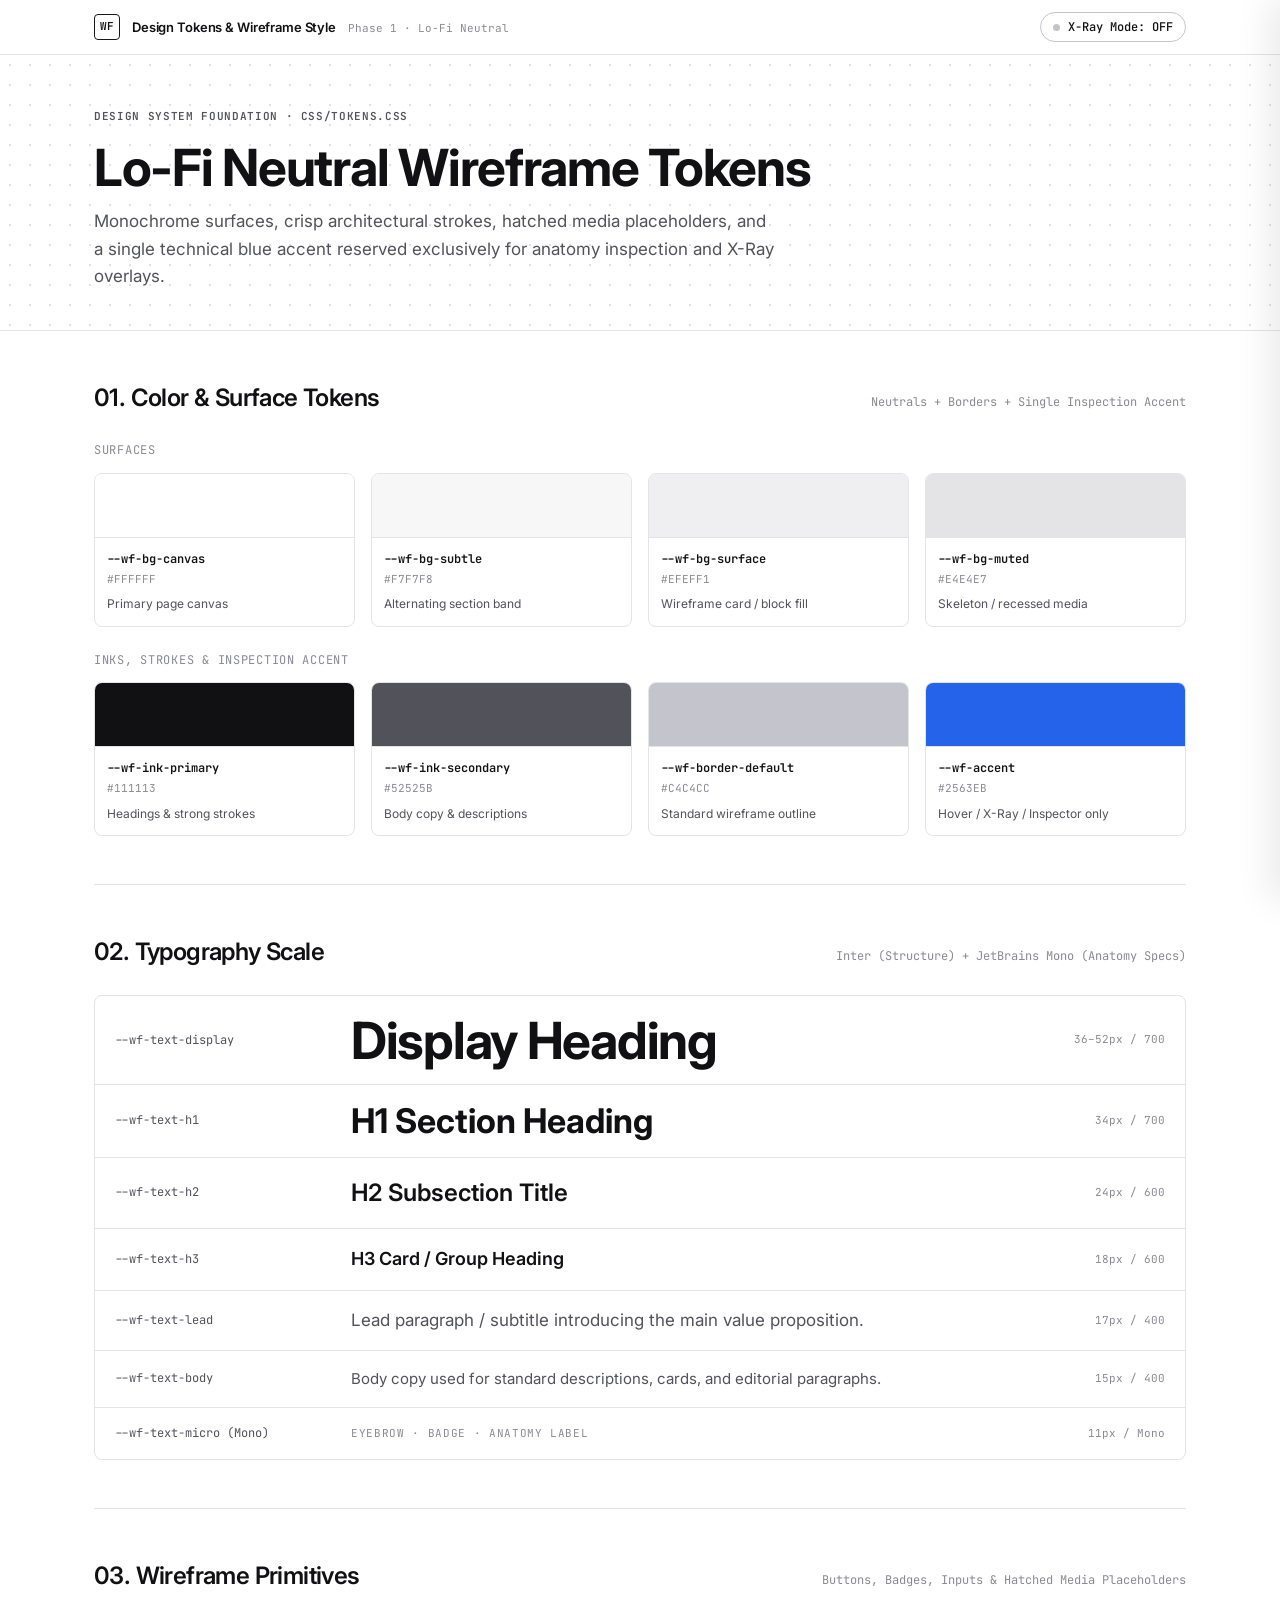
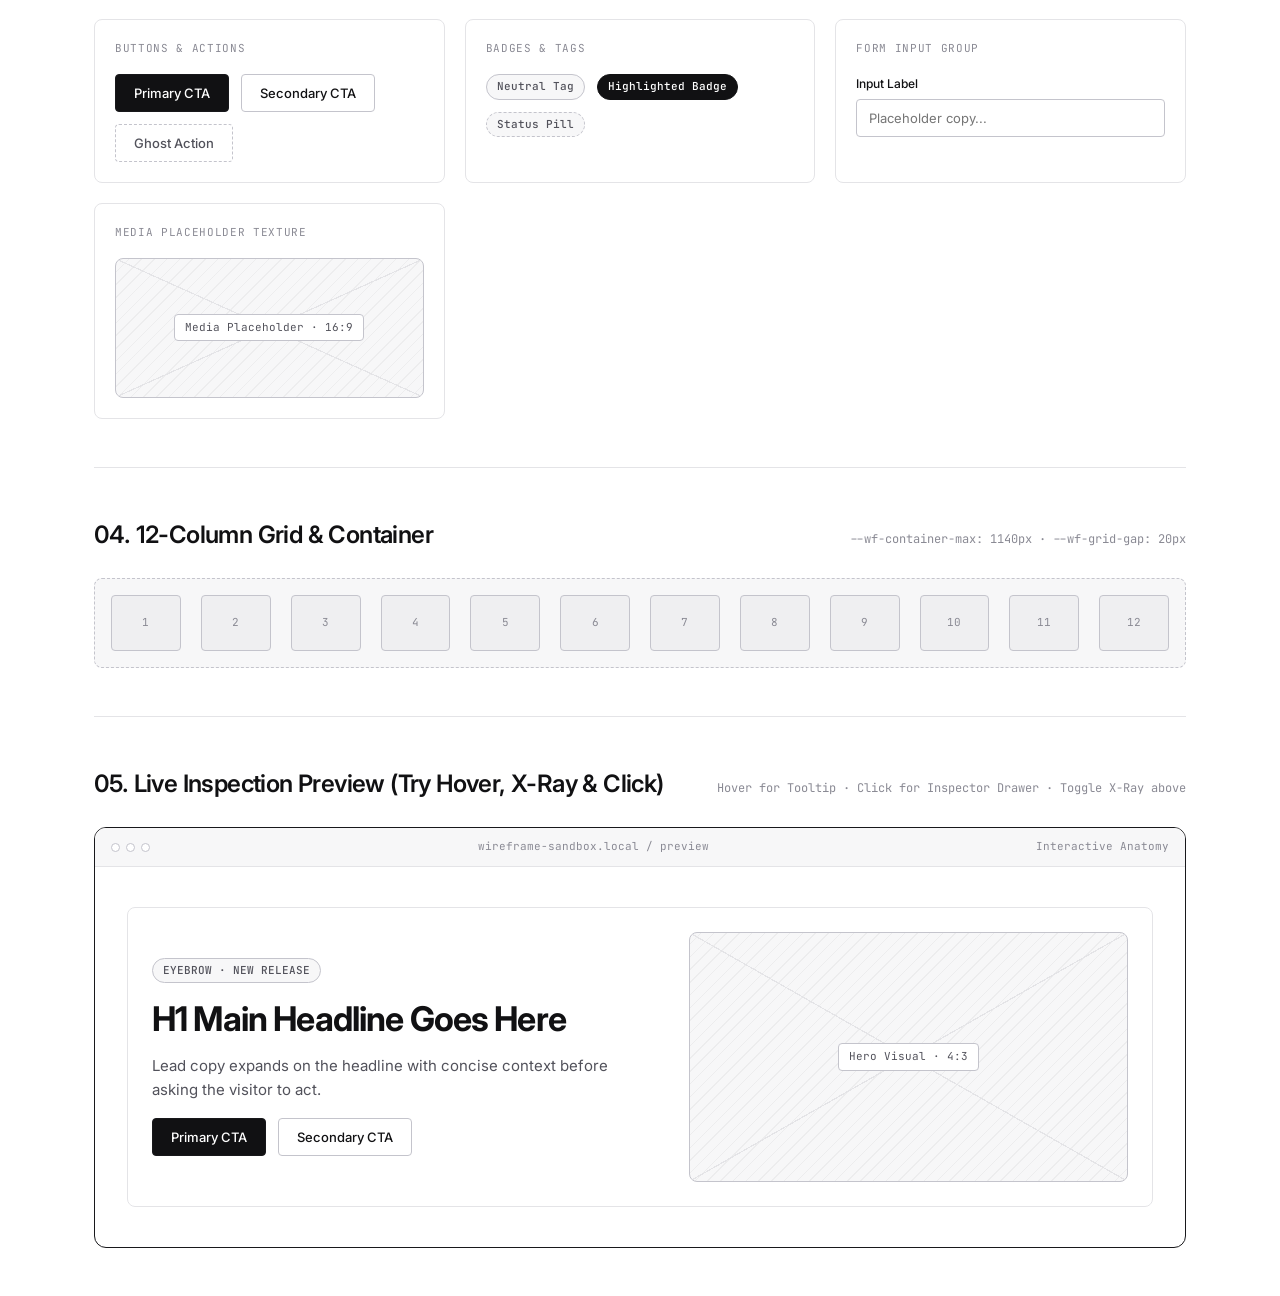
<file: tokens-preview.html>
<!DOCTYPE html>
<html lang="en">
<head>
  <meta charset="UTF-8" />
  <meta name="viewport" content="width=device-width, initial-scale=1.0" />
  <title>Design Tokens — Lo-Fi Wireframe Architecture</title>
  <link rel="icon" type="image/svg+xml" href="favicon.svg" />
  <link rel="preconnect" href="https://fonts.googleapis.com" />
  <link rel="preconnect" href="https://fonts.gstatic.com" crossorigin />
  <link href="https://fonts.googleapis.com/css2?family=Inter:wght@400;500;600;700&family=JetBrains+Mono:wght@400;500;600&display=swap" rel="stylesheet" />
  <link rel="stylesheet" href="css/tokens.css" />
  <style>
    *, *::before, *::after {
      box-sizing: border-box;
      margin: 0;
      padding: 0;
    }

    body {
      font-family: var(--wf-font-sans);
      font-size: var(--wf-text-body);
      line-height: var(--wf-leading-normal);
      color: var(--wf-ink-primary);
      background-color: var(--wf-bg-canvas);
      -webkit-font-smoothing: antialiased;
    }

    /* Sticky Top Spec Bar */
    .spec-topbar {
      position: sticky;
      top: 0;
      z-index: var(--wf-z-sticky);
      background: rgba(255, 255, 255, 0.92);
      backdrop-filter: blur(8px);
      border-bottom: var(--wf-stroke-thin) solid var(--wf-border-subtle);
    }

    .spec-topbar-inner {
      max-width: var(--wf-container-max);
      margin: 0 auto;
      padding: var(--wf-space-3) var(--wf-container-px);
      display: flex;
      align-items: center;
      justify-content: space-between;
      gap: var(--wf-space-4);
    }

    .spec-brand {
      display: flex;
      align-items: center;
      gap: var(--wf-space-3);
    }

    .spec-logo {
      width: 26px;
      height: 26px;
      border: var(--wf-stroke-medium) solid var(--wf-border-strong);
      border-radius: var(--wf-radius-sm);
      display: grid;
      place-items: center;
      font-family: var(--wf-font-mono);
      font-size: 11px;
      font-weight: 600;
    }

    .spec-brand-title {
      font-size: var(--wf-text-sm);
      font-weight: 600;
      letter-spacing: -0.01em;
    }

    .spec-brand-sub {
      font-family: var(--wf-font-mono);
      font-size: var(--wf-text-micro);
      color: var(--wf-ink-tertiary);
      margin-left: var(--wf-space-2);
    }

    .spec-controls {
      display: flex;
      align-items: center;
      gap: var(--wf-space-3);
    }

    /* X-Ray Toggle Switch */
    .xray-toggle {
      display: inline-flex;
      align-items: center;
      gap: var(--wf-space-2);
      padding: 6px 12px;
      border-radius: var(--wf-radius-pill);
      border: var(--wf-stroke-thin) solid var(--wf-border-default);
      background: var(--wf-bg-canvas);
      color: var(--wf-ink-primary);
      font-family: var(--wf-font-mono);
      font-size: var(--wf-text-xs);
      font-weight: 500;
      cursor: pointer;
      transition: all var(--wf-transition-fast);
    }

    .xray-toggle:hover {
      border-color: var(--wf-accent);
      color: var(--wf-accent);
    }

    .xray-toggle[aria-pressed="true"] {
      background: var(--wf-accent);
      border-color: var(--wf-accent);
      color: var(--wf-ink-inverse);
    }

    .xray-dot {
      width: 7px;
      height: 7px;
      border-radius: 50%;
      background: var(--wf-border-default);
      transition: background var(--wf-transition-fast);
    }

    .xray-toggle[aria-pressed="true"] .xray-dot {
      background: var(--wf-ink-inverse);
    }

    /* Layout Container */
    .container {
      max-width: var(--wf-container-max);
      margin: 0 auto;
      padding: 0 var(--wf-container-px);
    }

    .page-header {
      padding: var(--wf-space-12) 0 var(--wf-space-10);
      border-bottom: var(--wf-stroke-thin) solid var(--wf-border-subtle);
      background-image: var(--wf-pattern-dots);
      background-size: 20px 20px;
    }

    .eyebrow {
      display: inline-flex;
      align-items: center;
      gap: var(--wf-space-2);
      font-family: var(--wf-font-mono);
      font-size: var(--wf-text-micro);
      font-weight: 600;
      text-transform: uppercase;
      letter-spacing: var(--wf-tracking-wide);
      color: var(--wf-ink-secondary);
      margin-bottom: var(--wf-space-3);
    }

    .page-header h1 {
      font-size: var(--wf-text-display);
      line-height: var(--wf-leading-tight);
      letter-spacing: var(--wf-tracking-tight);
      font-weight: 700;
      margin-bottom: var(--wf-space-3);
    }

    .page-header p {
      font-size: var(--wf-text-lead);
      color: var(--wf-ink-secondary);
      max-width: 680px;
    }

    /* Spec Sections */
    .token-section {
      padding: var(--wf-space-12) 0;
      border-bottom: var(--wf-stroke-thin) solid var(--wf-border-subtle);
    }

    .section-head {
      display: flex;
      align-items: baseline;
      justify-content: space-between;
      gap: var(--wf-space-4);
      margin-bottom: var(--wf-space-6);
      flex-wrap: wrap;
    }

    .section-head h2 {
      font-size: var(--wf-text-h2);
      letter-spacing: var(--wf-tracking-tight);
      font-weight: 600;
    }

    .section-code {
      font-family: var(--wf-font-mono);
      font-size: var(--wf-text-xs);
      color: var(--wf-ink-tertiary);
    }

    /* 1. Color Swatches */
    .swatch-group-label {
      font-family: var(--wf-font-mono);
      font-size: var(--wf-text-xs);
      color: var(--wf-ink-tertiary);
      text-transform: uppercase;
      letter-spacing: var(--wf-tracking-wide);
      margin: var(--wf-space-6) 0 var(--wf-space-3);
    }

    .swatch-group-label:first-of-type {
      margin-top: 0;
    }

    .swatch-grid {
      display: grid;
      grid-template-columns: repeat(auto-fill, minmax(210px, 1fr));
      gap: var(--wf-space-4);
    }

    .swatch-card {
      border: var(--wf-stroke-thin) solid var(--wf-border-subtle);
      border-radius: var(--wf-radius-md);
      overflow: hidden;
      background: var(--wf-bg-canvas);
    }

    .swatch-chip {
      height: 64px;
      border-bottom: var(--wf-stroke-thin) solid var(--wf-border-subtle);
    }

    .swatch-meta {
      padding: var(--wf-space-3);
    }

    .swatch-name {
      font-family: var(--wf-font-mono);
      font-size: var(--wf-text-xs);
      font-weight: 600;
      color: var(--wf-ink-primary);
      display: block;
    }

    .swatch-value {
      font-family: var(--wf-font-mono);
      font-size: var(--wf-text-micro);
      color: var(--wf-ink-tertiary);
      display: block;
      margin-top: 2px;
    }

    .swatch-role {
      font-size: var(--wf-text-xs);
      color: var(--wf-ink-secondary);
      margin-top: 6px;
    }

    /* 2. Typography Scale */
    .type-table {
      border: var(--wf-stroke-thin) solid var(--wf-border-subtle);
      border-radius: var(--wf-radius-md);
      overflow: hidden;
    }

    .type-row {
      display: grid;
      grid-template-columns: 220px 1fr 140px;
      align-items: center;
      gap: var(--wf-space-4);
      padding: var(--wf-space-4) var(--wf-space-5);
      border-bottom: var(--wf-stroke-thin) solid var(--wf-border-subtle);
    }

    .type-row:last-child {
      border-bottom: none;
    }

    .type-token {
      font-family: var(--wf-font-mono);
      font-size: var(--wf-text-xs);
      color: var(--wf-ink-secondary);
    }

    .type-spec {
      font-family: var(--wf-font-mono);
      font-size: var(--wf-text-micro);
      color: var(--wf-ink-tertiary);
      text-align: right;
    }

    /* 3. Wireframe Primitives */
    .primitives-grid {
      display: grid;
      grid-template-columns: repeat(auto-fit, minmax(300px, 1fr));
      gap: var(--wf-space-5);
    }

    .primitive-box {
      border: var(--wf-stroke-thin) solid var(--wf-border-subtle);
      border-radius: var(--wf-radius-md);
      padding: var(--wf-space-5);
      background: var(--wf-bg-canvas);
      display: flex;
      flex-direction: column;
      gap: var(--wf-space-4);
    }

    .primitive-label {
      font-family: var(--wf-font-mono);
      font-size: var(--wf-text-micro);
      text-transform: uppercase;
      letter-spacing: var(--wf-tracking-wide);
      color: var(--wf-ink-tertiary);
    }

    .btn-row {
      display: flex;
      flex-wrap: wrap;
      gap: var(--wf-space-3);
      align-items: center;
    }

    .wf-btn {
      display: inline-flex;
      align-items: center;
      justify-content: center;
      gap: var(--wf-space-2);
      padding: 10px 18px;
      font-family: var(--wf-font-sans);
      font-size: var(--wf-text-sm);
      font-weight: 500;
      border-radius: var(--wf-radius-sm);
      cursor: pointer;
      transition: all var(--wf-transition-fast);
    }

    .wf-btn-primary {
      background: var(--wf-ink-primary);
      color: var(--wf-ink-inverse);
      border: var(--wf-stroke-medium) solid var(--wf-border-strong);
    }

    .wf-btn-secondary {
      background: var(--wf-bg-canvas);
      color: var(--wf-ink-primary);
      border: var(--wf-stroke-medium) solid var(--wf-border-default);
    }

    .wf-btn-ghost {
      background: transparent;
      color: var(--wf-ink-secondary);
      border: var(--wf-stroke-thin) dashed var(--wf-border-default);
    }

    .wf-badge {
      display: inline-flex;
      align-items: center;
      padding: 3px 10px;
      font-family: var(--wf-font-mono);
      font-size: var(--wf-text-micro);
      font-weight: 500;
      border-radius: var(--wf-radius-pill);
      border: var(--wf-stroke-thin) solid var(--wf-border-default);
      background: var(--wf-bg-subtle);
      color: var(--wf-ink-secondary);
    }

    .wf-badge-solid {
      background: var(--wf-ink-primary);
      border-color: var(--wf-ink-primary);
      color: var(--wf-ink-inverse);
    }

    .wf-input {
      width: 100%;
      padding: 10px 12px;
      border: var(--wf-stroke-thin) solid var(--wf-border-default);
      border-radius: var(--wf-radius-sm);
      font-family: var(--wf-font-sans);
      font-size: var(--wf-text-sm);
      background: var(--wf-bg-canvas);
      color: var(--wf-ink-primary);
    }

    .wf-input-label {
      display: block;
      font-size: var(--wf-text-xs);
      font-weight: 500;
      margin-bottom: 6px;
      color: var(--wf-ink-primary);
    }

    /* Wireframe Media Placeholder with Cross Lines */
    .wf-media {
      position: relative;
      width: 100%;
      min-height: 140px;
      background-color: var(--wf-bg-subtle);
      background-image: var(--wf-pattern-hatch);
      border: var(--wf-stroke-thin) solid var(--wf-border-default);
      border-radius: var(--wf-radius-md);
      display: grid;
      place-items: center;
      overflow: hidden;
    }

    .wf-media::before,
    .wf-media::after {
      content: "";
      position: absolute;
      inset: 0;
      pointer-events: none;
    }

    .wf-media::before {
      background: linear-gradient(
        to top right,
        transparent calc(50% - 0.6px),
        var(--wf-border-subtle) calc(50% - 0.6px),
        var(--wf-border-subtle) calc(50% + 0.6px),
        transparent calc(50% + 0.6px)
      );
    }

    .wf-media::after {
      background: linear-gradient(
        to bottom right,
        transparent calc(50% - 0.6px),
        var(--wf-border-subtle) calc(50% - 0.6px),
        var(--wf-border-subtle) calc(50% + 0.6px),
        transparent calc(50% + 0.6px)
      );
    }

    .wf-media-tag {
      position: relative;
      z-index: 1;
      padding: 4px 10px;
      background: var(--wf-bg-canvas);
      border: var(--wf-stroke-thin) solid var(--wf-border-default);
      border-radius: var(--wf-radius-sm);
      font-family: var(--wf-font-mono);
      font-size: var(--wf-text-micro);
      color: var(--wf-ink-secondary);
    }

    /* 4. 12-Column Grid Preview */
    .grid-demo {
      display: grid;
      grid-template-columns: repeat(12, 1fr);
      gap: var(--wf-grid-gap);
      padding: var(--wf-space-4);
      border: var(--wf-stroke-thin) dashed var(--wf-border-default);
      border-radius: var(--wf-radius-md);
      background: var(--wf-bg-subtle);
    }

    .grid-col {
      height: 56px;
      background: var(--wf-bg-surface);
      border: var(--wf-stroke-thin) solid var(--wf-border-default);
      border-radius: var(--wf-radius-sm);
      display: grid;
      place-items: center;
      font-family: var(--wf-font-mono);
      font-size: var(--wf-text-micro);
      color: var(--wf-ink-tertiary);
    }

    /* 5. Live Inspection Sandbox */
    .sandbox-frame {
      border: var(--wf-stroke-medium) solid var(--wf-border-strong);
      border-radius: var(--wf-radius-lg);
      background: var(--wf-bg-canvas);
      overflow: hidden;
    }

    .sandbox-chrome {
      display: flex;
      align-items: center;
      justify-content: space-between;
      padding: 10px 16px;
      background: var(--wf-bg-subtle);
      border-bottom: var(--wf-stroke-thin) solid var(--wf-border-subtle);
      font-family: var(--wf-font-mono);
      font-size: var(--wf-text-micro);
      color: var(--wf-ink-tertiary);
    }

    .chrome-dots {
      display: flex;
      gap: 6px;
    }

    .chrome-dots span {
      width: 9px;
      height: 9px;
      border-radius: 50%;
      border: var(--wf-stroke-thin) solid var(--wf-border-default);
      background: var(--wf-bg-canvas);
    }

    .sandbox-body {
      padding: var(--wf-space-10) var(--wf-space-8);
    }

    .demo-hero {
      display: grid;
      grid-template-columns: 1.15fr 1fr;
      gap: var(--wf-space-8);
      align-items: center;
      padding: var(--wf-space-6);
      border: var(--wf-stroke-thin) solid var(--wf-border-subtle);
      border-radius: var(--wf-radius-md);
    }

    .demo-hero-copy {
      display: flex;
      flex-direction: column;
      align-items: flex-start;
      gap: var(--wf-space-4);
    }

    .demo-hero-copy h3 {
      font-size: var(--wf-text-h1);
      line-height: var(--wf-leading-tight);
      letter-spacing: var(--wf-tracking-tight);
    }

    .demo-hero-copy p {
      color: var(--wf-ink-secondary);
      font-size: var(--wf-text-body);
    }

    /* ========================================================================
       ANATOMY INSPECTION SYSTEM (Hover + X-Ray + Click)
       ======================================================================== */
    [data-anatomy] {
      position: relative;
      cursor: pointer;
      transition: outline-color var(--wf-transition-fast), background-color var(--wf-transition-fast);
    }

    [data-anatomy]:hover {
      outline: 1.5px solid var(--wf-accent);
      outline-offset: 3px;
    }

    /* X-Ray Mode Active */
    body.xray-active [data-anatomy] {
      outline: 1px dashed var(--wf-accent-border);
      outline-offset: 3px;
    }

    body.xray-active [data-anatomy]::before {
      content: attr(data-anatomy);
      position: absolute;
      inset: auto;
      top: -11px;
      left: 4px;
      right: auto;
      bottom: auto;
      width: auto;
      height: auto;
      z-index: var(--wf-z-xray);
      padding: 1px 6px;
      border-radius: 3px;
      background: var(--wf-accent);
      color: var(--wf-ink-inverse);
      font-family: var(--wf-font-mono);
      font-size: 10px;
      font-weight: 500;
      line-height: 1.4;
      letter-spacing: 0.02em;
      white-space: nowrap;
      pointer-events: none;
    }

    body.xray-active .wf-media[data-anatomy]::before {
      top: 6px;
      left: 6px;
    }

    /* Selected Element Highlight */
    [data-anatomy].is-selected {
      outline: 2px solid var(--wf-accent) !important;
      outline-offset: 3px;
      box-shadow: 0 0 0 4px var(--wf-accent-tint);
    }

    /* Floating Hover Tooltip */
    .anatomy-tooltip {
      position: fixed;
      z-index: var(--wf-z-tooltip);
      pointer-events: none;
      opacity: 0;
      transform: translateY(4px);
      transition: opacity 100ms ease, transform 100ms ease;
      background: var(--wf-ink-primary);
      color: var(--wf-ink-inverse);
      padding: 5px 9px;
      border-radius: var(--wf-radius-sm);
      font-family: var(--wf-font-mono);
      font-size: 11px;
      box-shadow: var(--wf-shadow-tooltip);
      display: flex;
      align-items: center;
      gap: 6px;
    }

    .anatomy-tooltip.visible {
      opacity: 1;
      transform: translateY(0);
    }

    .anatomy-tooltip-cat {
      color: #93c5fd;
      font-size: 10px;
      text-transform: uppercase;
    }

    /* Inspector Drawer */
    .inspector-drawer {
      position: fixed;
      top: 0;
      right: 0;
      width: min(380px, 92vw);
      height: 100vh;
      z-index: var(--wf-z-drawer);
      background: var(--wf-bg-canvas);
      border-left: var(--wf-stroke-thin) solid var(--wf-border-default);
      box-shadow: var(--wf-shadow-drawer);
      transform: translateX(100%);
      transition: transform var(--wf-transition-base);
      display: flex;
      flex-direction: column;
    }

    .inspector-drawer.open {
      transform: translateX(0);
    }

    .drawer-head {
      padding: var(--wf-space-5);
      border-bottom: var(--wf-stroke-thin) solid var(--wf-border-subtle);
      display: flex;
      align-items: center;
      justify-content: space-between;
    }

    .drawer-title {
      font-family: var(--wf-font-mono);
      font-size: var(--wf-text-xs);
      text-transform: uppercase;
      letter-spacing: var(--wf-tracking-wide);
      color: var(--wf-ink-tertiary);
    }

    .drawer-close {
      background: transparent;
      border: var(--wf-stroke-thin) solid var(--wf-border-default);
      border-radius: var(--wf-radius-sm);
      width: 28px;
      height: 28px;
      cursor: pointer;
      font-family: var(--wf-font-mono);
      color: var(--wf-ink-primary);
    }

    .drawer-body {
      padding: var(--wf-space-6) var(--wf-space-5);
      display: flex;
      flex-direction: column;
      gap: var(--wf-space-5);
      overflow-y: auto;
    }

    .drawer-badge {
      display: inline-flex;
      align-self: flex-start;
      padding: 3px 8px;
      border-radius: var(--wf-radius-sm);
      background: var(--wf-accent-tint);
      color: var(--wf-accent);
      font-family: var(--wf-font-mono);
      font-size: var(--wf-text-micro);
      font-weight: 600;
      text-transform: uppercase;
    }

    .drawer-name {
      font-size: var(--wf-text-h2);
      font-weight: 700;
      letter-spacing: var(--wf-tracking-tight);
    }

    .drawer-block-label {
      font-family: var(--wf-font-mono);
      font-size: var(--wf-text-micro);
      text-transform: uppercase;
      letter-spacing: var(--wf-tracking-wide);
      color: var(--wf-ink-tertiary);
      margin-bottom: var(--wf-space-2);
    }

    .drawer-desc {
      font-size: var(--wf-text-sm);
      color: var(--wf-ink-secondary);
      line-height: var(--wf-leading-normal);
    }

    .drawer-tips {
      list-style: none;
      display: flex;
      flex-direction: column;
      gap: var(--wf-space-2);
      font-size: var(--wf-text-sm);
      color: var(--wf-ink-secondary);
    }

    .drawer-tips li {
      padding-left: 14px;
      position: relative;
    }

    .drawer-tips li::before {
      content: "—";
      position: absolute;
      left: 0;
      color: var(--wf-accent);
    }

    @media (max-width: 768px) {
      .type-row {
        grid-template-columns: 1fr;
        gap: var(--wf-space-2);
      }
      .type-spec {
        text-align: left;
      }
      .demo-hero {
        grid-template-columns: 1fr;
      }
      .grid-demo {
        grid-template-columns: repeat(4, 1fr);
      }
    }
  </style>
</head>
<body>

  <!-- Top Bar -->
  <header class="spec-topbar">
    <div class="spec-topbar-inner">
      <div class="spec-brand">
        <div class="spec-logo">WF</div>
        <div>
          <span class="spec-brand-title">Design Tokens &amp; Wireframe Style</span>
          <span class="spec-brand-sub">Phase 1 · Lo-Fi Neutral</span>
        </div>
      </div>
      <div class="spec-controls">
        <button id="xrayToggle" class="xray-toggle" type="button" aria-pressed="false">
          <span class="xray-dot"></span>
          X-Ray Mode: OFF
        </button>
      </div>
    </div>
  </header>

  <!-- Page Header -->
  <section class="page-header">
    <div class="container">
      <div class="eyebrow">Design System Foundation · css/tokens.css</div>
      <h1>Lo-Fi Neutral Wireframe Tokens</h1>
      <p>
        Monochrome surfaces, crisp architectural strokes, hatched media placeholders, and a single technical blue accent reserved exclusively for anatomy inspection and X-Ray overlays.
      </p>
    </div>
  </section>

  <main class="container">

    <!-- 1. Color & Surface Tokens -->
    <section class="token-section">
      <div class="section-head">
        <h2>01. Color &amp; Surface Tokens</h2>
        <span class="section-code">Neutrals + Borders + Single Inspection Accent</span>
      </div>

      <div class="swatch-group-label">Surfaces</div>
      <div class="swatch-grid">
        <div class="swatch-card">
          <div class="swatch-chip" style="background: var(--wf-bg-canvas);"></div>
          <div class="swatch-meta">
            <span class="swatch-name">--wf-bg-canvas</span>
            <span class="swatch-value">#FFFFFF</span>
            <p class="swatch-role">Primary page canvas</p>
          </div>
        </div>
        <div class="swatch-card">
          <div class="swatch-chip" style="background: var(--wf-bg-subtle);"></div>
          <div class="swatch-meta">
            <span class="swatch-name">--wf-bg-subtle</span>
            <span class="swatch-value">#F7F7F8</span>
            <p class="swatch-role">Alternating section band</p>
          </div>
        </div>
        <div class="swatch-card">
          <div class="swatch-chip" style="background: var(--wf-bg-surface);"></div>
          <div class="swatch-meta">
            <span class="swatch-name">--wf-bg-surface</span>
            <span class="swatch-value">#EFEFF1</span>
            <p class="swatch-role">Wireframe card / block fill</p>
          </div>
        </div>
        <div class="swatch-card">
          <div class="swatch-chip" style="background: var(--wf-bg-muted);"></div>
          <div class="swatch-meta">
            <span class="swatch-name">--wf-bg-muted</span>
            <span class="swatch-value">#E4E4E7</span>
            <p class="swatch-role">Skeleton / recessed media</p>
          </div>
        </div>
      </div>

      <div class="swatch-group-label">Inks, Strokes &amp; Inspection Accent</div>
      <div class="swatch-grid">
        <div class="swatch-card">
          <div class="swatch-chip" style="background: var(--wf-ink-primary);"></div>
          <div class="swatch-meta">
            <span class="swatch-name">--wf-ink-primary</span>
            <span class="swatch-value">#111113</span>
            <p class="swatch-role">Headings &amp; strong strokes</p>
          </div>
        </div>
        <div class="swatch-card">
          <div class="swatch-chip" style="background: var(--wf-ink-secondary);"></div>
          <div class="swatch-meta">
            <span class="swatch-name">--wf-ink-secondary</span>
            <span class="swatch-value">#52525B</span>
            <p class="swatch-role">Body copy &amp; descriptions</p>
          </div>
        </div>
        <div class="swatch-card">
          <div class="swatch-chip" style="background: var(--wf-border-default);"></div>
          <div class="swatch-meta">
            <span class="swatch-name">--wf-border-default</span>
            <span class="swatch-value">#C4C4CC</span>
            <p class="swatch-role">Standard wireframe outline</p>
          </div>
        </div>
        <div class="swatch-card">
          <div class="swatch-chip" style="background: var(--wf-accent);"></div>
          <div class="swatch-meta">
            <span class="swatch-name">--wf-accent</span>
            <span class="swatch-value">#2563EB</span>
            <p class="swatch-role">Hover / X-Ray / Inspector only</p>
          </div>
        </div>
      </div>
    </section>

    <!-- 2. Typography Scale -->
    <section class="token-section">
      <div class="section-head">
        <h2>02. Typography Scale</h2>
        <span class="section-code">Inter (Structure) + JetBrains Mono (Anatomy Specs)</span>
      </div>

      <div class="type-table">
        <div class="type-row">
          <span class="type-token">--wf-text-display</span>
          <span style="font-size: var(--wf-text-display); font-weight: 700; line-height: 1.1; letter-spacing: -0.025em;">Display Heading</span>
          <span class="type-spec">36–52px / 700</span>
        </div>
        <div class="type-row">
          <span class="type-token">--wf-text-h1</span>
          <span style="font-size: var(--wf-text-h1); font-weight: 700; line-height: 1.15;">H1 Section Heading</span>
          <span class="type-spec">34px / 700</span>
        </div>
        <div class="type-row">
          <span class="type-token">--wf-text-h2</span>
          <span style="font-size: var(--wf-text-h2); font-weight: 600;">H2 Subsection Title</span>
          <span class="type-spec">24px / 600</span>
        </div>
        <div class="type-row">
          <span class="type-token">--wf-text-h3</span>
          <span style="font-size: var(--wf-text-h3); font-weight: 600;">H3 Card / Group Heading</span>
          <span class="type-spec">18px / 600</span>
        </div>
        <div class="type-row">
          <span class="type-token">--wf-text-lead</span>
          <span style="font-size: var(--wf-text-lead); color: var(--wf-ink-secondary);">Lead paragraph / subtitle introducing the main value proposition.</span>
          <span class="type-spec">17px / 400</span>
        </div>
        <div class="type-row">
          <span class="type-token">--wf-text-body</span>
          <span style="font-size: var(--wf-text-body); color: var(--wf-ink-secondary);">Body copy used for standard descriptions, cards, and editorial paragraphs.</span>
          <span class="type-spec">15px / 400</span>
        </div>
        <div class="type-row">
          <span class="type-token">--wf-text-micro (Mono)</span>
          <span style="font-family: var(--wf-font-mono); font-size: var(--wf-text-micro); text-transform: uppercase; letter-spacing: 0.06em; color: var(--wf-ink-tertiary);">EYEBROW · BADGE · ANATOMY LABEL</span>
          <span class="type-spec">11px / Mono</span>
        </div>
      </div>
    </section>

    <!-- 3. Wireframe Primitives -->
    <section class="token-section">
      <div class="section-head">
        <h2>03. Wireframe Primitives</h2>
        <span class="section-code">Buttons, Badges, Inputs &amp; Hatched Media Placeholders</span>
      </div>

      <div class="primitives-grid">
        <div class="primitive-box">
          <span class="primitive-label">Buttons &amp; Actions</span>
          <div class="btn-row">
            <button class="wf-btn wf-btn-primary" type="button">Primary CTA</button>
            <button class="wf-btn wf-btn-secondary" type="button">Secondary CTA</button>
            <button class="wf-btn wf-btn-ghost" type="button">Ghost Action</button>
          </div>
        </div>

        <div class="primitive-box">
          <span class="primitive-label">Badges &amp; Tags</span>
          <div class="btn-row">
            <span class="wf-badge">Neutral Tag</span>
            <span class="wf-badge wf-badge-solid">Highlighted Badge</span>
            <span class="wf-badge" style="border-style: dashed;">Status Pill</span>
          </div>
        </div>

        <div class="primitive-box">
          <span class="primitive-label">Form Input Group</span>
          <div>
            <label class="wf-input-label" for="demo-email">Input Label</label>
            <input id="demo-email" class="wf-input" type="text" placeholder="Placeholder copy..." />
          </div>
        </div>

        <div class="primitive-box">
          <span class="primitive-label">Media Placeholder Texture</span>
          <div class="wf-media">
            <span class="wf-media-tag">Media Placeholder · 16:9</span>
          </div>
        </div>
      </div>
    </section>

    <!-- 4. 12-Column Grid System -->
    <section class="token-section">
      <div class="section-head">
        <h2>04. 12-Column Grid &amp; Container</h2>
        <span class="section-code">--wf-container-max: 1140px · --wf-grid-gap: 20px</span>
      </div>

      <div class="grid-demo">
        <div class="grid-col">1</div>
        <div class="grid-col">2</div>
        <div class="grid-col">3</div>
        <div class="grid-col">4</div>
        <div class="grid-col">5</div>
        <div class="grid-col">6</div>
        <div class="grid-col">7</div>
        <div class="grid-col">8</div>
        <div class="grid-col">9</div>
        <div class="grid-col">10</div>
        <div class="grid-col">11</div>
        <div class="grid-col">12</div>
      </div>
    </section>

    <!-- 5. Live Inspection Sandbox -->
    <section class="token-section" style="border-bottom: none;">
      <div class="section-head">
        <h2>05. Live Inspection Preview (Try Hover, X-Ray &amp; Click)</h2>
        <span class="section-code">Hover for Tooltip · Click for Inspector Drawer · Toggle X-Ray above</span>
      </div>

      <div class="sandbox-frame">
        <div class="sandbox-chrome">
          <div class="chrome-dots">
            <span></span><span></span><span></span>
          </div>
          <span>wireframe-sandbox.local / preview</span>
          <span>Interactive Anatomy</span>
        </div>
        <div class="sandbox-body">
          <div
            class="demo-hero"
            data-anatomy="Split Hero Section"
            data-category="Section Layout"
            data-desc="A two-column above-the-fold layout pairing primary messaging and calls-to-action on one side with a prominent visual or product preview on the other."
            data-tips="Best for SaaS, apps, and product landing pages|Keep copy concise so the CTA stays above the fold|Stacks vertically on mobile viewports"
          >
            <div class="demo-hero-copy">
              <span
                class="wf-badge"
                data-anatomy="Eyebrow / Badge"
                data-category="Typography"
                data-desc="A short, high-signal label placed above the main headline to establish category, release status, or context."
                data-tips="Keep to 2–4 words|Use uppercase monospace or subtle pill styling|Never compete visually with the H1"
              >EYEBROW · NEW RELEASE</span>

              <h3
                data-anatomy="H1 Heading"
                data-category="Typography"
                data-desc="The primary page headline communicating the core value proposition in a single scannable statement."
                data-tips="Use only one H1 per page for semantic clarity|Aim for 5–10 words maximum|Largest font size and tightest line-height on the page"
              >H1 Main Headline Goes Here</h3>

              <p
                data-anatomy="Lead / Subtitle Copy"
                data-category="Typography"
                data-desc="A supporting 1–2 sentence summary directly beneath the headline that clarifies who the product is for and what it does."
                data-tips="Keep line length between 45–65 characters|Use secondary ink color to establish hierarchy"
              >Lead copy expands on the headline with concise context before asking the visitor to act.</p>

              <div
                class="btn-row"
                data-anatomy="CTA Button Group"
                data-category="Action Pattern"
                data-desc="A paired set of Primary and Secondary actions guiding users toward the main conversion goal while offering a lower-commitment fallback."
                data-tips="Limit to one Primary CTA per section|Pair with a Secondary CTA such as 'View Demo' or 'Learn More'"
              >
                <button
                  class="wf-btn wf-btn-primary"
                  type="button"
                  data-anatomy="Primary CTA"
                  data-category="Micro-Component"
                  data-desc="The highest-emphasis interactive button representing the primary desired user action."
                  data-tips="Use strong action verbs (e.g., Get Started, Try Free)|High contrast fill separates it from secondary actions"
                >Primary CTA</button>
                <button
                  class="wf-btn wf-btn-secondary"
                  type="button"
                  data-anatomy="Secondary CTA"
                  data-category="Micro-Component"
                  data-desc="A lower-emphasis alternative action for visitors who need more information before committing."
                  data-tips="Use outlined or subtle surface styling|Avoid competing visually with the Primary CTA"
                >Secondary CTA</button>
              </div>
            </div>

            <div
              class="wf-media"
              style="min-height: 250px;"
              data-anatomy="Hero Media Placeholder"
              data-category="Media"
              data-desc="The primary visual anchor of the Hero Section—typically a product UI screenshot, illustration, or looping video."
              data-tips="Maintain a consistent aspect ratio (16:9 or 4:3)|Should reinforce the headline rather than decorate it"
            >
              <span class="wf-media-tag">Hero Visual · 4:3</span>
            </div>
          </div>
        </div>
      </div>
    </section>

  </main>

  <!-- Floating Hover Tooltip -->
  <div id="anatomyTooltip" class="anatomy-tooltip" role="tooltip" aria-hidden="true">
    <span id="tooltipName"></span>
    <span id="tooltipCat" class="anatomy-tooltip-cat"></span>
  </div>

  <!-- Right-hand Inspector Drawer -->
  <aside id="inspectorDrawer" class="inspector-drawer" aria-hidden="true">
    <div class="drawer-head">
      <span class="drawer-title">Component Inspector</span>
      <button id="drawerClose" class="drawer-close" type="button" aria-label="Close inspector">×</button>
    </div>
    <div class="drawer-body">
      <span id="drawerCategory" class="drawer-badge">Category</span>
      <h3 id="drawerName" class="drawer-name">Component Name</h3>
      <div>
        <div class="drawer-block-label">Purpose &amp; Definition</div>
        <p id="drawerDesc" class="drawer-desc"></p>
      </div>
      <div>
        <div class="drawer-block-label">Usage Guidelines</div>
        <ul id="drawerTips" class="drawer-tips"></ul>
      </div>
    </div>
  </aside>

  <script>
    (function () {
      const xrayToggle = document.getElementById('xrayToggle');
      const tooltip = document.getElementById('anatomyTooltip');
      const tooltipName = document.getElementById('tooltipName');
      const tooltipCat = document.getElementById('tooltipCat');
      const drawer = document.getElementById('inspectorDrawer');
      const drawerClose = document.getElementById('drawerClose');
      const drawerCategory = document.getElementById('drawerCategory');
      const drawerName = document.getElementById('drawerName');
      const drawerDesc = document.getElementById('drawerDesc');
      const drawerTips = document.getElementById('drawerTips');

      let selectedEl = null;

      // X-Ray Mode Toggle
      xrayToggle.addEventListener('click', () => {
        const active = document.body.classList.toggle('xray-active');
        xrayToggle.setAttribute('aria-pressed', String(active));
        xrayToggle.innerHTML = `<span class="xray-dot"></span>X-Ray Mode: ${active ? 'ON' : 'OFF'}`;
      });

      // Hover Tooltip (innermost [data-anatomy])
      document.addEventListener('mousemove', (e) => {
        const target = e.target.closest('[data-anatomy]');
        if (!target) {
          tooltip.classList.remove('visible');
          return;
        }
        tooltipName.textContent = target.dataset.anatomy;
        tooltipCat.textContent = target.dataset.category || '';
        tooltip.style.left = `${Math.min(e.clientX + 14, window.innerWidth - 220)}px`;
        tooltip.style.top = `${Math.max(e.clientY - 34, 12)}px`;
        tooltip.classList.add('visible');
      });

      // Click to Open Inspector Drawer
      document.addEventListener('click', (e) => {
        const target = e.target.closest('[data-anatomy]');
        if (!target) return;
        e.stopPropagation();

        if (selectedEl) selectedEl.classList.remove('is-selected');
        selectedEl = target;
        selectedEl.classList.add('is-selected');

        drawerCategory.textContent = target.dataset.category || 'Component';
        drawerName.textContent = target.dataset.anatomy;
        drawerDesc.textContent = target.dataset.desc || '';

        drawerTips.innerHTML = '';
        const tips = (target.dataset.tips || '').split('|').filter(Boolean);
        tips.forEach((tip) => {
          const li = document.createElement('li');
          li.textContent = tip;
          drawerTips.appendChild(li);
        });

        drawer.classList.add('open');
        drawer.setAttribute('aria-hidden', 'false');
      });

      function closeDrawer() {
        drawer.classList.remove('open');
        drawer.setAttribute('aria-hidden', 'true');
        if (selectedEl) {
          selectedEl.classList.remove('is-selected');
          selectedEl = null;
        }
      }

      drawerClose.addEventListener('click', closeDrawer);
      document.addEventListener('keydown', (e) => {
        if (e.key === 'Escape') closeDrawer();
      });
    })();
  </script>
</body>
</html>
</file>
<file: css/tokens.css>
/* ==========================================================================
   WIREFRAME ARCHITECTURE — DESIGN TOKENS
   Style: Lo-Fi Neutral Wireframe (Monochrome + Single Technical Accent)
   ========================================================================== */

:root {
  /* ------------------------------------------------------------------------
     1. COLOR TOKENS — NEUTRAL WIREFRAME SURFACES & INKS
     ------------------------------------------------------------------------ */
  --wf-bg-canvas: #ffffff;          /* Primary page background */
  --wf-bg-subtle: #f7f7f8;          /* Alternating section / recessed area */
  --wf-bg-surface: #efeff1;         /* Wireframe card / secondary block fill */
  --wf-bg-muted: #e4e4e7;           /* Media placeholder / skeleton fill */

  --wf-ink-primary: #111113;        /* Headings, primary strokes, solid buttons */
  --wf-ink-secondary: #52525b;      /* Body copy, descriptions */
  --wf-ink-tertiary: #8a8a94;       /* Captions, metadata, placeholder text */
  --wf-ink-inverse: #ffffff;        /* Text on solid dark wireframe elements */

  /* ------------------------------------------------------------------------
     2. BORDER & STROKE TOKENS
     ------------------------------------------------------------------------ */
  --wf-border-subtle: #e4e4e7;      /* Hairline dividers, subtle grid lines */
  --wf-border-default: #c4c4cc;     /* Standard wireframe container & input stroke */
  --wf-border-strong: #18181b;      /* Structural frames, primary CTA outline */

  --wf-stroke-thin: 1px;
  --wf-stroke-medium: 1.5px;
  --wf-stroke-thick: 2px;

  /* ------------------------------------------------------------------------
     3. ANNOTATION / INSPECTOR ACCENT (SINGLE ACCENT SYSTEM)
     ------------------------------------------------------------------------ */
  --wf-accent: #2563eb;             /* Hover outline, X-Ray badge, active state */
  --wf-accent-hover: #1d4ed8;
  --wf-accent-soft: rgba(37, 99, 235, 0.06);
  --wf-accent-tint: rgba(37, 99, 235, 0.12);
  --wf-accent-border: rgba(37, 99, 235, 0.55);

  /* ------------------------------------------------------------------------
     4. TYPOGRAPHY TOKENS
     ------------------------------------------------------------------------ */
  --wf-font-sans: 'Inter', -apple-system, BlinkMacSystemFont, 'Segoe UI', Roboto, sans-serif;
  --wf-font-mono: 'JetBrains Mono', ui-monospace, 'SFMono-Regular', Menlo, Monaco, Consolas, monospace;

  --wf-text-display: clamp(2.25rem, 4vw, 3.25rem);
  --wf-text-h1: 2.125rem;           /* 34px */
  --wf-text-h2: 1.5rem;             /* 24px */
  --wf-text-h3: 1.125rem;           /* 18px */
  --wf-text-lead: 1.0625rem;        /* 17px */
  --wf-text-body: 0.9375rem;        /* 15px */
  --wf-text-sm: 0.8125rem;          /* 13px */
  --wf-text-xs: 0.75rem;            /* 12px */
  --wf-text-micro: 0.6875rem;       /* 11px */

  --wf-leading-tight: 1.15;
  --wf-leading-snug: 1.3;
  --wf-leading-normal: 1.6;

  --wf-tracking-tight: -0.025em;
  --wf-tracking-normal: 0em;
  --wf-tracking-wide: 0.06em;

  /* ------------------------------------------------------------------------
     5. SPACING & LAYOUT TOKENS (4px Base Grid)
     ------------------------------------------------------------------------ */
  --wf-space-1: 4px;
  --wf-space-2: 8px;
  --wf-space-3: 12px;
  --wf-space-4: 16px;
  --wf-space-5: 20px;
  --wf-space-6: 24px;
  --wf-space-8: 32px;
  --wf-space-10: 40px;
  --wf-space-12: 48px;
  --wf-space-16: 64px;
  --wf-space-20: 80px;

  --wf-container-max: 1140px;
  --wf-container-px: 24px;
  --wf-section-py: 72px;
  --wf-grid-gap: 20px;

  /* ------------------------------------------------------------------------
     6. RADIUS & ELEVATION TOKENS (Flat Architectural Feel)
     ------------------------------------------------------------------------ */
  --wf-radius-none: 0px;
  --wf-radius-sm: 4px;
  --wf-radius-md: 8px;
  --wf-radius-lg: 12px;
  --wf-radius-pill: 9999px;

  --wf-shadow-none: none;
  --wf-shadow-tooltip: 0 6px 18px rgba(17, 17, 19, 0.12);
  --wf-shadow-drawer: -12px 0 32px rgba(17, 17, 19, 0.08);

  /* ------------------------------------------------------------------------
     7. WIREFRAME TEXTURE PATTERNS
     ------------------------------------------------------------------------ */
  --wf-pattern-hatch: repeating-linear-gradient(
    -45deg,
    transparent,
    transparent 8px,
    rgba(17, 17, 19, 0.045) 8px,
    rgba(17, 17, 19, 0.045) 9px
  );
  --wf-pattern-dots: radial-gradient(rgba(17, 17, 19, 0.12) 1px, transparent 1px);

  /* ------------------------------------------------------------------------
     8. MOTION & Z-INDEX
     ------------------------------------------------------------------------ */
  --wf-transition-fast: 140ms cubic-bezier(0.2, 0, 0, 1);
  --wf-transition-base: 220ms cubic-bezier(0.2, 0, 0, 1);

  --wf-z-base: 1;
  --wf-z-sticky: 40;
  --wf-z-xray: 60;
  --wf-z-drawer: 80;
  --wf-z-tooltip: 100;
}
</file>
<file: css/wireframe.css>
/* ==========================================================================
   WIREFRAME ARCHITECTURE — CORE STYLES & LAYOUT PATTERNS
   Depends on: css/tokens.css
   ========================================================================== */

*, *::before, *::after {
  box-sizing: border-box;
  margin: 0;
  padding: 0;
}

html {
  scroll-behavior: smooth;
  overflow-x: clip;
}

body {
  font-family: var(--wf-font-sans);
  font-size: var(--wf-text-body);
  line-height: var(--wf-leading-normal);
  color: var(--wf-ink-primary);
  background-color: var(--wf-bg-canvas);
  -webkit-font-smoothing: antialiased;
  overflow-x: clip;
}

a {
  color: inherit;
  text-decoration: none;
}

button {
  font-family: inherit;
}

/* ==========================================================================
   META INSPECTOR BAR (Floating Control Bar at Bottom or Top Utility)
   ========================================================================== */
.meta-bar {
  position: sticky;
  top: 0;
  z-index: calc(var(--wf-z-sticky) + 10);
  background: var(--wf-ink-primary);
  color: var(--wf-ink-inverse);
  font-family: var(--wf-font-mono);
  font-size: var(--wf-text-micro);
}

.meta-bar-inner {
  max-width: 1360px;
  margin: 0 auto;
  padding: 7px var(--wf-container-px);
  display: flex;
  align-items: center;
  justify-content: space-between;
  gap: var(--wf-space-3);
  flex-wrap: nowrap;
}

.meta-bar-left {
  display: flex;
  align-items: center;
  gap: var(--wf-space-3);
  color: #a1a1aa;
  min-width: 0;
  white-space: nowrap;
}

.meta-bar-badge {
  color: var(--wf-ink-inverse);
  font-weight: 600;
  letter-spacing: 0.04em;
  flex-shrink: 0;
}

.meta-bar-hint {
  display: inline-flex;
  align-items: center;
  gap: 6px;
  overflow: hidden;
  text-overflow: ellipsis;
}

.meta-bar-controls {
  display: flex;
  align-items: center;
  gap: 6px;
  flex-shrink: 0;
  white-space: nowrap;
}

.meta-btn {
  display: inline-flex;
  align-items: center;
  gap: 6px;
  padding: 4px 10px;
  border-radius: var(--wf-radius-pill);
  border: 1px solid #3f3f46;
  background: transparent;
  color: #e4e4e7;
  font-family: var(--wf-font-mono);
  font-size: 11px;
  cursor: pointer;
  transition: all var(--wf-transition-fast);
}

.meta-btn:hover {
  border-color: #71717a;
  color: #ffffff;
}

.meta-btn[aria-pressed="true"] {
  background: var(--wf-accent);
  border-color: var(--wf-accent);
  color: #ffffff;
}

.meta-dot {
  width: 6px;
  height: 6px;
  border-radius: 50%;
  background: #71717a;
}

.meta-btn[aria-pressed="true"] .meta-dot {
  background: #ffffff;
}

/* Language Switcher in Meta Bar */
.lang-switch {
  display: inline-flex;
  align-items: center;
  padding: 2px;
  border-radius: var(--wf-radius-pill);
  border: 1px solid #3f3f46;
  background: #18181b;
  gap: 2px;
}

.lang-btn {
  padding: 3px 9px;
  border-radius: var(--wf-radius-pill);
  border: none;
  background: transparent;
  color: #a1a1aa;
  font-family: var(--wf-font-mono);
  font-size: 11px;
  font-weight: 500;
  cursor: pointer;
  transition: all var(--wf-transition-fast);
}

.lang-btn:hover {
  color: #ffffff;
}

.lang-btn.is-active {
  background: #ffffff;
  color: var(--wf-ink-primary);
  font-weight: 600;
}

/* Viewport Simulator Stage (Supports Live Desktop / Tablet / Mobile Preview) */
body.vp-tablet,
body.vp-mobile {
  background-color: var(--wf-bg-subtle);
  background-image: var(--wf-pattern-dots);
  background-size: 18px 18px;
}

.wf-viewport-stage {
  position: relative;
  width: 100%;
  max-width: 100%;
  margin: 0 auto;
  background: var(--wf-bg-canvas);
  container-type: inline-size;
  container-name: stage;
  overflow-x: clip;
  transition: max-width 240ms cubic-bezier(0.2, 0, 0, 1);
}

/* 12-Column Grid Overlay (Toggleable via [G] or Grid button) */
.wf-grid-overlay {
  display: none;
  position: absolute;
  inset: 0;
  z-index: 35;
  pointer-events: none;
}

body.grid-active .wf-grid-overlay {
  display: block;
}

.wf-grid-overlay-inner {
  max-width: var(--wf-container-max);
  height: 100%;
  margin: 0 auto;
  padding: 0 var(--wf-container-px);
  display: grid;
  grid-template-columns: repeat(12, 1fr);
  gap: var(--wf-grid-gap);
}

.wf-grid-overlay-col {
  height: 100%;
  background: rgba(239, 68, 68, 0.055);
  border-left: 1px dashed rgba(239, 68, 68, 0.22);
  border-right: 1px dashed rgba(239, 68, 68, 0.22);
}

body.vp-tablet .wf-viewport-stage {
  max-width: 768px;
  margin: 20px auto 40px;
  border: var(--wf-stroke-medium) solid var(--wf-border-strong);
  border-radius: var(--wf-radius-lg);
  box-shadow: 0 16px 40px rgba(17, 17, 19, 0.1);
  overflow-x: clip;
}

body.vp-mobile .wf-viewport-stage {
  max-width: 390px;
  margin: 20px auto 40px;
  border: var(--wf-stroke-medium) solid var(--wf-border-strong);
  border-radius: 20px;
  box-shadow: 0 16px 40px rgba(17, 17, 19, 0.12);
  overflow-x: clip;
}

/* ==========================================================================
   CONTAINER & SECTION SHELLS
   ========================================================================== */
.container {
  max-width: var(--wf-container-max);
  margin: 0 auto;
  padding: 0 var(--wf-container-px);
}

.wf-page {
  display: none;
}

.wf-page.is-active {
  display: block;
}

.wf-section {
  position: relative;
  padding: var(--wf-section-py) 0;
  border-bottom: var(--wf-stroke-thin) solid var(--wf-border-subtle);
  background: var(--wf-bg-canvas);
}

.wf-section--subtle {
  background: var(--wf-bg-subtle);
}

.wf-section--compact {
  padding: var(--wf-space-10) 0;
}

/* Inline Variant Switcher Bar */
.variant-bar {
  display: flex;
  align-items: center;
  justify-content: flex-end;
  gap: var(--wf-space-2);
  margin-bottom: var(--wf-space-5);
  transition: opacity var(--wf-transition-fast);
}

body.hide-variants .variant-bar {
  display: none;
}

.variant-label {
  font-family: var(--wf-font-mono);
  font-size: 10px;
  text-transform: uppercase;
  letter-spacing: 0.06em;
  color: var(--wf-ink-tertiary);
  margin-right: 4px;
}

.variant-pills {
  display: inline-flex;
  background: var(--wf-bg-subtle);
  border: var(--wf-stroke-thin) solid var(--wf-border-subtle);
  border-radius: var(--wf-radius-pill);
  padding: 2px;
  gap: 2px;
  scrollbar-width: none;
  -ms-overflow-style: none;
}

.variant-pills::-webkit-scrollbar,
.wf-tab-list::-webkit-scrollbar,
.app-sidebar::-webkit-scrollbar {
  display: none;
}

.variant-pill {
  padding: 4px 10px;
  border-radius: var(--wf-radius-pill);
  border: none;
  background: transparent;
  color: var(--wf-ink-secondary);
  font-family: var(--wf-font-mono);
  font-size: 11px;
  cursor: pointer;
  transition: all var(--wf-transition-fast);
}

.variant-pill:hover {
  color: var(--wf-ink-primary);
}

.variant-pill.is-active {
  background: var(--wf-bg-canvas);
  color: var(--wf-ink-primary);
  box-shadow: 0 1px 2px rgba(0, 0, 0, 0.08);
  font-weight: 600;
}

[data-variant-panel] {
  display: none;
}

[data-variant-panel].is-active {
  display: block;
}

/* ==========================================================================
   COMMON WIREFRAME PRIMITIVES
   ========================================================================== */
.wf-eyebrow {
  display: inline-flex;
  align-items: center;
  gap: 6px;
  font-family: var(--wf-font-mono);
  font-size: var(--wf-text-micro);
  font-weight: 600;
  text-transform: uppercase;
  letter-spacing: var(--wf-tracking-wide);
  color: var(--wf-ink-secondary);
}

.wf-badge {
  display: inline-flex;
  align-items: center;
  gap: 6px;
  padding: 3px 10px;
  border-radius: var(--wf-radius-pill);
  border: var(--wf-stroke-thin) solid var(--wf-border-default);
  background: var(--wf-bg-subtle);
  color: var(--wf-ink-secondary);
  font-family: var(--wf-font-mono);
  font-size: var(--wf-text-micro);
  font-weight: 500;
  white-space: nowrap;
  flex-shrink: 0;
}

.wf-badge--solid {
  background: var(--wf-ink-primary);
  border-color: var(--wf-ink-primary);
  color: var(--wf-ink-inverse);
}

.wf-h1 {
  font-size: var(--wf-text-display);
  line-height: var(--wf-leading-tight);
  letter-spacing: var(--wf-tracking-tight);
  font-weight: 700;
}

.wf-h2 {
  font-size: var(--wf-text-h1);
  line-height: var(--wf-leading-snug);
  letter-spacing: var(--wf-tracking-tight);
  font-weight: 700;
}

.wf-h3 {
  font-size: var(--wf-text-h3);
  line-height: var(--wf-leading-snug);
  font-weight: 600;
}

.wf-lead {
  font-size: var(--wf-text-lead);
  color: var(--wf-ink-secondary);
  line-height: var(--wf-leading-normal);
}

.wf-body {
  font-size: var(--wf-text-body);
  color: var(--wf-ink-secondary);
  line-height: var(--wf-leading-normal);
}

.wf-caption {
  font-size: var(--wf-text-xs);
  color: var(--wf-ink-tertiary);
}

.wf-section-header {
  max-width: 640px;
  margin-bottom: var(--wf-space-10);
  display: flex;
  flex-direction: column;
  gap: var(--wf-space-3);
}

.wf-section-header--center {
  margin-left: auto;
  margin-right: auto;
  text-align: center;
  align-items: center;
}

/* Buttons */
.wf-btn-group {
  display: inline-flex;
  flex-wrap: wrap;
  gap: var(--wf-space-3);
  align-items: center;
}

.wf-btn {
  display: inline-flex;
  align-items: center;
  justify-content: center;
  gap: 8px;
  padding: 10px 18px;
  border-radius: var(--wf-radius-sm);
  font-size: var(--wf-text-sm);
  font-weight: 500;
  white-space: nowrap;
  cursor: pointer;
  transition: all var(--wf-transition-fast);
}

.wf-btn--sm {
  padding: 7px 14px;
  font-size: var(--wf-text-xs);
}

.wf-btn--primary {
  background: var(--wf-ink-primary);
  color: var(--wf-ink-inverse);
  border: var(--wf-stroke-medium) solid var(--wf-border-strong);
}

.wf-btn--primary:hover {
  background: #27272a;
}

.wf-btn--secondary {
  background: var(--wf-bg-canvas);
  color: var(--wf-ink-primary);
  border: var(--wf-stroke-medium) solid var(--wf-border-default);
}

.wf-btn--secondary:hover {
  border-color: var(--wf-border-strong);
}

.wf-btn--ghost {
  background: transparent;
  color: var(--wf-ink-secondary);
  border: var(--wf-stroke-thin) dashed var(--wf-border-default);
}

.wf-btn--ghost:hover {
  border-color: var(--wf-ink-primary);
  color: var(--wf-ink-primary);
}

/* Media Placeholder */
.wf-media {
  position: relative;
  width: 100%;
  min-height: 220px;
  background-color: var(--wf-bg-subtle);
  background-image: var(--wf-pattern-hatch);
  border: var(--wf-stroke-thin) solid var(--wf-border-default);
  border-radius: var(--wf-radius-md);
  display: grid;
  place-items: center;
  overflow: hidden;
}

.wf-media::before,
.wf-media::after {
  content: "";
  position: absolute;
  inset: 0;
  pointer-events: none;
}

.wf-media::before {
  background: linear-gradient(
    to top right,
    transparent calc(50% - 0.6px),
    var(--wf-border-subtle) calc(50% - 0.6px),
    var(--wf-border-subtle) calc(50% + 0.6px),
    transparent calc(50% + 0.6px)
  );
}

.wf-media::after {
  background: linear-gradient(
    to bottom right,
    transparent calc(50% - 0.6px),
    var(--wf-border-subtle) calc(50% - 0.6px),
    var(--wf-border-subtle) calc(50% + 0.6px),
    transparent calc(50% + 0.6px)
  );
}

.wf-media-label {
  position: relative;
  z-index: 1;
  padding: 5px 12px;
  background: var(--wf-bg-canvas);
  border: var(--wf-stroke-thin) solid var(--wf-border-default);
  border-radius: var(--wf-radius-sm);
  font-family: var(--wf-font-mono);
  font-size: var(--wf-text-micro);
  color: var(--wf-ink-secondary);
}

/* Wireframe Card */
.wf-card {
  background: var(--wf-bg-canvas);
  border: var(--wf-stroke-thin) solid var(--wf-border-default);
  border-radius: var(--wf-radius-md);
  padding: var(--wf-space-6);
  display: flex;
  flex-direction: column;
  gap: var(--wf-space-3);
}

.wf-icon-box {
  width: 36px;
  height: 36px;
  border-radius: var(--wf-radius-sm);
  border: var(--wf-stroke-thin) solid var(--wf-border-default);
  background: var(--wf-bg-subtle);
  display: grid;
  place-items: center;
  font-family: var(--wf-font-mono);
  font-size: 12px;
  color: var(--wf-ink-secondary);
}

.wf-avatar {
  width: 40px;
  height: 40px;
  border-radius: 50%;
  border: var(--wf-stroke-thin) solid var(--wf-border-default);
  background: var(--wf-bg-surface);
  display: grid;
  place-items: center;
  font-family: var(--wf-font-mono);
  font-size: 11px;
  color: var(--wf-ink-secondary);
  flex-shrink: 0;
}

.wf-input {
  padding: 10px 14px;
  border: var(--wf-stroke-thin) solid var(--wf-border-default);
  border-radius: var(--wf-radius-sm);
  font-family: var(--wf-font-sans);
  font-size: var(--wf-text-sm);
  background: var(--wf-bg-canvas);
  color: var(--wf-ink-primary);
}

.wf-input:focus {
  outline: 2px solid var(--wf-border-strong);
  outline-offset: -1px;
}

/* ==========================================================================
   ANNOUNCEMENT BAR & SITE NAVBAR
   ========================================================================== */
.wf-announcement {
  background: var(--wf-bg-subtle);
  border-bottom: var(--wf-stroke-thin) solid var(--wf-border-subtle);
  padding: 8px var(--wf-container-px);
  text-align: center;
  font-size: var(--wf-text-xs);
  color: var(--wf-ink-secondary);
  display: flex;
  align-items: center;
  justify-content: center;
  gap: var(--wf-space-3);
}

.wf-navbar {
  background: var(--wf-bg-canvas);
  border-bottom: var(--wf-stroke-thin) solid var(--wf-border-default);
}

.wf-navbar-inner {
  max-width: var(--wf-container-max);
  margin: 0 auto;
  padding: 12px var(--wf-container-px);
  display: flex;
  align-items: center;
  justify-content: space-between;
  gap: var(--wf-space-4);
}

.wf-navbar--centered .wf-navbar-inner {
  display: grid;
  grid-template-columns: 1fr auto 1fr;
  row-gap: 10px;
  column-gap: var(--wf-space-4);
  align-items: center;
}

.wf-navbar--centered .wf-brand {
  grid-column: 2;
  grid-row: 1;
  justify-self: center;
}

.wf-navbar--centered .wf-nav-actions {
  grid-column: 3;
  grid-row: 1;
  justify-self: end;
}

.wf-navbar--centered .wf-navbar-desktop-nav {
  grid-column: 1 / -1;
  grid-row: 2;
  width: 100%;
  display: flex;
  justify-content: center;
  padding-top: 10px;
  border-top: var(--wf-stroke-thin) solid var(--wf-border-subtle);
}

.wf-navbar--centered .wf-nav-links {
  gap: 6px;
}

.wf-navbar--centered .wf-nav-link {
  padding: 5px 10px;
  font-size: var(--wf-text-sm);
}

.wf-brand {
  display: inline-flex;
  align-items: center;
  gap: 10px;
  font-weight: 700;
  font-size: var(--wf-text-body);
  letter-spacing: -0.02em;
  white-space: nowrap;
  flex-shrink: 0;
  cursor: pointer;
}

.wf-logo-mark {
  width: 28px;
  height: 28px;
  border: var(--wf-stroke-medium) solid var(--wf-border-strong);
  border-radius: var(--wf-radius-sm);
  display: grid;
  place-items: center;
  font-family: var(--wf-font-mono);
  font-size: 11px;
  font-weight: 700;
  flex-shrink: 0;
}

.wf-nav-links {
  display: flex;
  align-items: center;
  gap: 2px;
  list-style: none;
  flex-wrap: nowrap;
}

.wf-nav-link {
  padding: 6px 8px;
  border-radius: var(--wf-radius-sm);
  font-size: 13px;
  color: var(--wf-ink-secondary);
  white-space: nowrap;
  cursor: pointer;
  border: none;
  background: transparent;
  transition: all var(--wf-transition-fast);
}

.wf-nav-link:hover {
  color: var(--wf-ink-primary);
  background: var(--wf-bg-subtle);
}

.wf-nav-link.is-active {
  color: var(--wf-ink-primary);
  background: var(--wf-bg-surface);
  font-weight: 600;
}

.wf-nav-actions {
  display: flex;
  align-items: center;
  gap: var(--wf-space-2);
  flex-shrink: 0;
}

.wf-nav-search {
  width: 140px;
  padding: 6px 10px;
  font-size: var(--wf-text-xs);
}

/* Mobile Menu Trigger & Collapsible Drawer */
.wf-mobile-toggle {
  display: none;
  align-items: center;
  justify-content: center;
  width: 36px;
  height: 36px;
  border: var(--wf-stroke-thin) solid var(--wf-border-default);
  border-radius: var(--wf-radius-sm);
  background: var(--wf-bg-canvas);
  color: var(--wf-ink-primary);
  font-family: var(--wf-font-mono);
  font-size: 16px;
  cursor: pointer;
}

.wf-mobile-drawer {
  display: none;
  border-top: var(--wf-stroke-thin) solid var(--wf-border-subtle);
  background: var(--wf-bg-subtle);
  padding: var(--wf-space-4) var(--wf-container-px);
  flex-direction: column;
  gap: var(--wf-space-3);
}

.wf-mobile-drawer.is-open {
  display: flex;
}

.wf-mobile-drawer .wf-nav-links {
  flex-direction: column;
  align-items: stretch;
  gap: 4px;
}

.wf-mobile-drawer .wf-nav-link {
  text-align: left;
  padding: 10px 12px;
}

.wf-mobile-drawer-actions {
  display: flex;
  gap: var(--wf-space-2);
  padding-top: var(--wf-space-3);
  border-top: var(--wf-stroke-thin) solid var(--wf-border-subtle);
}

.wf-mobile-drawer-actions .wf-btn {
  flex: 1;
}

.navbar-variant-strip {
  background: var(--wf-bg-canvas);
  border-bottom: var(--wf-stroke-thin) solid var(--wf-border-subtle);
  padding: 6px 0;
}

.navbar-variant-strip .variant-bar {
  margin-bottom: 0;
}

/* Mega Menu Panel */
.wf-megamenu-panel {
  display: none;
  border-top: var(--wf-stroke-thin) solid var(--wf-border-subtle);
  background: var(--wf-bg-canvas);
  box-shadow: 0 14px 32px rgba(17, 17, 19, 0.08);
  padding: var(--wf-space-6) 0;
}

.wf-megamenu-panel.is-open {
  display: block;
}

.megamenu-grid {
  display: grid;
  grid-template-columns: repeat(3, 1fr) 1.2fr;
  gap: var(--wf-space-6);
}

.megamenu-col h4 {
  font-family: var(--wf-font-mono);
  font-size: var(--wf-text-micro);
  text-transform: uppercase;
  letter-spacing: var(--wf-tracking-wide);
  color: var(--wf-ink-tertiary);
  margin-bottom: var(--wf-space-3);
}

.megamenu-list {
  list-style: none;
  display: flex;
  flex-direction: column;
  gap: 8px;
  font-size: var(--wf-text-sm);
}

.megamenu-list a {
  display: block;
  padding: 6px 8px;
  border-radius: var(--wf-radius-sm);
  transition: background var(--wf-transition-fast);
}

.megamenu-list a:hover {
  background: var(--wf-bg-subtle);
}

.megamenu-feature {
  border: var(--wf-stroke-thin) solid var(--wf-border-default);
  border-radius: var(--wf-radius-md);
  padding: var(--wf-space-4);
  background: var(--wf-bg-subtle);
  display: flex;
  flex-direction: column;
  gap: 10px;
}

/* ==========================================================================
   HERO SECTION VARIANTS
   ========================================================================== */
.wf-section--hero {
  padding-bottom: 0;
}

.hero-panel-padded {
  padding-bottom: var(--wf-section-py);
}

.hero-split {
  display: grid;
  grid-template-columns: 1.1fr 1fr;
  gap: var(--wf-space-12);
  align-items: center;
}

.hero-copy {
  display: flex;
  flex-direction: column;
  align-items: flex-start;
  gap: var(--wf-space-5);
}

.hero-centered {
  display: flex;
  flex-direction: column;
  align-items: center;
  text-align: center;
  gap: var(--wf-space-5);
  max-width: 780px;
  margin: 0 auto;
}

.hero-centered .wf-media {
  margin-top: var(--wf-space-4);
  min-height: 320px;
}

/* Immersive Full-Bleed Hero (Edge-to-Edge 100% Width Backdrop) */
.hero-immersive {
  position: relative;
  width: 100%;
  min-height: 540px;
  border-top: var(--wf-stroke-thin) solid var(--wf-border-strong);
  background-color: #1c1c21;
  background-image:
    linear-gradient(105deg, rgba(17, 17, 19, 0.88) 0%, rgba(17, 17, 19, 0.56) 55%, rgba(17, 17, 19, 0.35) 100%),
    repeating-linear-gradient(
      -45deg,
      rgba(255, 255, 255, 0.045),
      rgba(255, 255, 255, 0.045) 10px,
      transparent 10px,
      transparent 20px
    );
  color: var(--wf-ink-inverse);
  display: flex;
  align-items: flex-end;
  padding: var(--wf-space-16) 0;
  overflow: hidden;
}

.hero-immersive::before,
.hero-immersive::after {
  content: "";
  position: absolute;
  inset: 0;
  pointer-events: none;
}

.hero-immersive::before {
  background: linear-gradient(
    to top right,
    transparent calc(50% - 0.5px),
    rgba(255, 255, 255, 0.07) calc(50% - 0.5px),
    rgba(255, 255, 255, 0.07) calc(50% + 0.5px),
    transparent calc(50% + 0.5px)
  );
}

.hero-immersive::after {
  background: linear-gradient(
    to bottom right,
    transparent calc(50% - 0.5px),
    rgba(255, 255, 255, 0.07) calc(50% - 0.5px),
    rgba(255, 255, 255, 0.07) calc(50% + 0.5px),
    transparent calc(50% + 0.5px)
  );
}

.hero-immersive-bg-tag,
[data-anatomy].hero-immersive-bg-tag {
  position: absolute;
  top: var(--wf-space-6);
  right: var(--wf-space-6);
  z-index: 2;
  padding: 5px 12px;
  background: rgba(17, 17, 19, 0.72);
  border: 1px solid rgba(255, 255, 255, 0.28);
  border-radius: var(--wf-radius-sm);
  font-family: var(--wf-font-mono);
  font-size: var(--wf-text-micro);
  color: #e4e4e7;
}

.hero-immersive-inner {
  position: relative;
  z-index: 2;
  width: 100%;
}

.hero-immersive-content {
  max-width: 640px;
  display: flex;
  flex-direction: column;
  align-items: flex-start;
  gap: var(--wf-space-5);
}

.hero-immersive .wf-eyebrow {
  color: #d4d4d8;
}

.hero-immersive .wf-lead {
  color: #d4d4d8;
}

.hero-immersive .wf-caption {
  color: #a1a1aa;
}

.wf-btn--inverse {
  background: #ffffff;
  color: var(--wf-ink-primary);
  border: var(--wf-stroke-medium) solid #ffffff;
}

.wf-btn--inverse:hover {
  background: #e4e4e7;
}

.wf-btn--inverse-outline {
  background: rgba(255, 255, 255, 0.08);
  color: #ffffff;
  border: var(--wf-stroke-medium) solid rgba(255, 255, 255, 0.45);
}

.wf-btn--inverse-outline:hover {
  border-color: #ffffff;
  background: rgba(255, 255, 255, 0.16);
}

/* ==========================================================================
   SOCIAL PROOF / LOGO CLOUD
   ========================================================================== */
.logo-cloud {
  display: grid;
  grid-template-columns: repeat(6, 1fr);
  gap: var(--wf-space-4);
  margin-top: var(--wf-space-5);
}

.logo-slot {
  height: 48px;
  border: var(--wf-stroke-thin) dashed var(--wf-border-default);
  border-radius: var(--wf-radius-sm);
  background: var(--wf-bg-canvas);
  display: grid;
  place-items: center;
  font-family: var(--wf-font-mono);
  font-size: var(--wf-text-xs);
  color: var(--wf-ink-tertiary);
}

/* ==========================================================================
   FEATURE SHOWCASE VARIANTS (Bento / Zig-Zag / 3-Col Cards)
   ========================================================================== */
.bento-grid {
  display: grid;
  grid-template-columns: repeat(12, 1fr);
  gap: var(--wf-grid-gap);
}

.bento-span-7 { grid-column: span 7; }
.bento-span-5 { grid-column: span 5; }
.bento-span-4 { grid-column: span 4; }
.bento-span-8 { grid-column: span 8; }

.bento-card {
  background: var(--wf-bg-canvas);
  border: var(--wf-stroke-thin) solid var(--wf-border-default);
  border-radius: var(--wf-radius-md);
  padding: var(--wf-space-6);
  display: flex;
  flex-direction: column;
  justify-content: space-between;
  gap: var(--wf-space-4);
}

.bento-inner-split {
  display: grid;
  grid-template-columns: 1fr 1fr;
  gap: 20px;
  align-items: center;
}

.zigzag-list {
  display: flex;
  flex-direction: column;
  gap: var(--wf-space-12);
}

.zigzag-row {
  display: grid;
  grid-template-columns: 1fr 1fr;
  gap: var(--wf-space-10);
  align-items: center;
}

.zigzag-row--reverse .zigzag-media {
  order: -1;
}

.card-grid-3 {
  display: grid;
  grid-template-columns: repeat(3, 1fr);
  gap: var(--wf-grid-gap);
}

/* ==========================================================================
   STATS / KPI BAR
   ========================================================================== */
.stats-grid {
  display: grid;
  grid-template-columns: repeat(4, 1fr);
  gap: var(--wf-grid-gap);
}

.stat-card {
  padding: var(--wf-space-5);
  border: var(--wf-stroke-thin) solid var(--wf-border-subtle);
  border-radius: var(--wf-radius-md);
  background: var(--wf-bg-canvas);
}

.stat-value {
  font-size: var(--wf-text-h1);
  font-weight: 700;
  letter-spacing: var(--wf-tracking-tight);
  line-height: 1.1;
}

.stat-label {
  font-size: var(--wf-text-sm);
  color: var(--wf-ink-secondary);
  margin-top: 6px;
}

/* ==========================================================================
   PRICING TABLE
   ========================================================================== */
.billing-toggle {
  display: inline-flex;
  align-items: center;
  gap: var(--wf-space-2);
  padding: 4px;
  border-radius: var(--wf-radius-pill);
  border: var(--wf-stroke-thin) solid var(--wf-border-default);
  background: var(--wf-bg-subtle);
  margin-top: var(--wf-space-2);
}

.billing-btn {
  padding: 6px 14px;
  border-radius: var(--wf-radius-pill);
  border: none;
  background: transparent;
  font-size: var(--wf-text-xs);
  font-weight: 500;
  color: var(--wf-ink-secondary);
  cursor: pointer;
}

.billing-btn.is-active {
  background: var(--wf-ink-primary);
  color: var(--wf-ink-inverse);
}

.pricing-grid {
  display: grid;
  grid-template-columns: repeat(3, 1fr);
  gap: var(--wf-grid-gap);
  align-items: stretch;
}

.pricing-card {
  background: var(--wf-bg-canvas);
  border: var(--wf-stroke-thin) solid var(--wf-border-default);
  border-radius: var(--wf-radius-md);
  padding: var(--wf-space-6);
  display: flex;
  flex-direction: column;
  gap: var(--wf-space-5);
}

.pricing-card--featured {
  border: var(--wf-stroke-thick) solid var(--wf-border-strong);
  background: var(--wf-bg-subtle);
}

.pricing-price {
  font-size: var(--wf-text-h1);
  font-weight: 700;
  letter-spacing: var(--wf-tracking-tight);
}

.pricing-price span {
  font-size: var(--wf-text-sm);
  font-weight: 400;
  color: var(--wf-ink-tertiary);
}

.pricing-features {
  list-style: none;
  display: flex;
  flex-direction: column;
  gap: 10px;
  font-size: var(--wf-text-sm);
  color: var(--wf-ink-secondary);
  flex: 1;
}

.pricing-features li::before {
  content: "✓ ";
  font-family: var(--wf-font-mono);
  color: var(--wf-ink-primary);
}

/* ==========================================================================
   TESTIMONIALS
   ========================================================================== */
.testimonial-grid {
  display: grid;
  grid-template-columns: repeat(3, 1fr);
  gap: var(--wf-grid-gap);
}

.testimonial-quote {
  font-size: var(--wf-text-body);
  color: var(--wf-ink-primary);
  line-height: var(--wf-leading-normal);
  flex: 1;
}

.testimonial-author {
  display: flex;
  align-items: center;
  gap: var(--wf-space-3);
  padding-top: var(--wf-space-3);
  border-top: var(--wf-stroke-thin) solid var(--wf-border-subtle);
}

/* ==========================================================================
   FAQ ACCORDION
   ========================================================================== */
.accordion-list {
  max-width: 760px;
  margin: 0 auto;
  border: var(--wf-stroke-thin) solid var(--wf-border-default);
  border-radius: var(--wf-radius-md);
  overflow: hidden;
  background: var(--wf-bg-canvas);
}

.accordion-item {
  border-bottom: var(--wf-stroke-thin) solid var(--wf-border-subtle);
}

.accordion-item:last-child {
  border-bottom: none;
}

.accordion-trigger {
  width: 100%;
  padding: var(--wf-space-5) var(--wf-space-6);
  background: transparent;
  border: none;
  display: flex;
  align-items: center;
  justify-content: space-between;
  gap: var(--wf-space-4);
  font-size: var(--wf-text-body);
  font-weight: 600;
  color: var(--wf-ink-primary);
  text-align: left;
  cursor: pointer;
}

.accordion-icon {
  font-family: var(--wf-font-mono);
  font-size: 16px;
  color: var(--wf-ink-tertiary);
}

.accordion-panel {
  display: none;
  padding: 0 var(--wf-space-6) var(--wf-space-5);
  font-size: var(--wf-text-sm);
  color: var(--wf-ink-secondary);
}

.accordion-item.is-open .accordion-panel {
  display: block;
}

/* ==========================================================================
   TABS SECTION
   ========================================================================== */
.wf-tabs-wrap {
  display: flex;
  flex-direction: column;
  gap: var(--wf-space-6);
}

.wf-tab-list {
  display: inline-flex;
  align-self: flex-start;
  gap: 4px;
  padding: 4px;
  border: var(--wf-stroke-thin) solid var(--wf-border-default);
  border-radius: var(--wf-radius-md);
  background: var(--wf-bg-subtle);
  max-width: 100%;
  overflow-x: auto;
  scrollbar-width: none;
  -ms-overflow-style: none;
}

.wf-tab-btn {
  padding: 8px 16px;
  border: none;
  border-radius: var(--wf-radius-sm);
  background: transparent;
  color: var(--wf-ink-secondary);
  font-size: var(--wf-text-sm);
  font-weight: 500;
  white-space: nowrap;
  cursor: pointer;
  transition: all var(--wf-transition-fast);
}

.wf-tab-btn:hover {
  color: var(--wf-ink-primary);
}

.wf-tab-btn.is-active {
  background: var(--wf-bg-canvas);
  color: var(--wf-ink-primary);
  font-weight: 600;
  box-shadow: 0 1px 3px rgba(17, 17, 19, 0.08);
}

.wf-tab-panel {
  display: none;
  border: var(--wf-stroke-thin) solid var(--wf-border-default);
  border-radius: var(--wf-radius-md);
  padding: var(--wf-space-8);
  background: var(--wf-bg-canvas);
}

.wf-tab-panel.is-active {
  display: block;
}

.tab-panel-grid {
  display: grid;
  grid-template-columns: 1fr 1.1fr;
  gap: var(--wf-space-8);
  align-items: center;
}

.wf-checklist {
  list-style: none;
  display: flex;
  flex-direction: column;
  gap: 8px;
  font-size: var(--wf-text-sm);
  color: var(--wf-ink-secondary);
}

.wf-checklist li::before {
  content: "→ ";
  font-family: var(--wf-font-mono);
  color: var(--wf-ink-primary);
}

/* ==========================================================================
   TIMELINE & PROCESS STEPPER
   ========================================================================== */
.stepper-grid {
  display: grid;
  grid-template-columns: repeat(3, 1fr);
  gap: var(--wf-grid-gap);
  position: relative;
}

.stepper-card {
  position: relative;
  border: var(--wf-stroke-thin) solid var(--wf-border-default);
  border-radius: var(--wf-radius-md);
  padding: var(--wf-space-6);
  background: var(--wf-bg-canvas);
  display: flex;
  flex-direction: column;
  gap: var(--wf-space-3);
}

.step-badge {
  width: 34px;
  height: 34px;
  border-radius: 50%;
  border: var(--wf-stroke-medium) solid var(--wf-border-strong);
  background: var(--wf-bg-subtle);
  display: grid;
  place-items: center;
  font-family: var(--wf-font-mono);
  font-size: var(--wf-text-xs);
  font-weight: 700;
}

.timeline-list {
  position: relative;
  max-width: 760px;
  padding-left: 32px;
  display: flex;
  flex-direction: column;
  gap: var(--wf-space-6);
}

.timeline-list::before {
  content: "";
  position: absolute;
  left: 11px;
  top: 8px;
  bottom: 8px;
  width: 1.5px;
  background: var(--wf-border-default);
}

.timeline-item {
  position: relative;
  border: var(--wf-stroke-thin) solid var(--wf-border-default);
  border-radius: var(--wf-radius-md);
  padding: var(--wf-space-5);
  background: var(--wf-bg-canvas);
  display: flex;
  flex-direction: column;
  gap: 6px;
}

.timeline-dot {
  position: absolute;
  left: -27px;
  top: 22px;
  width: 13px;
  height: 13px;
  border-radius: 50%;
  background: var(--wf-bg-canvas);
  border: 2px solid var(--wf-border-strong);
}

/* ==========================================================================
   COMPARISON MATRIX TABLE
   ========================================================================== */
.matrix-wrap {
  margin-top: var(--wf-space-12);
}

.wf-table-card {
  width: 100%;
  border: var(--wf-stroke-thin) solid var(--wf-border-default);
  border-radius: var(--wf-radius-md);
  background: var(--wf-bg-canvas);
  overflow: hidden;
}

.table-scroll {
  width: 100%;
  overflow-x: auto;
  border: var(--wf-stroke-thin) solid var(--wf-border-default);
  border-radius: var(--wf-radius-md);
  background: var(--wf-bg-canvas);
  scrollbar-width: thin;
  scrollbar-color: var(--wf-border-default) transparent;
}

.wf-table-card .table-scroll {
  border: none;
  border-radius: 0;
}

.table-scroll::-webkit-scrollbar {
  height: 5px;
}

.table-scroll::-webkit-scrollbar-track {
  background: transparent;
}

.table-scroll::-webkit-scrollbar-thumb {
  background: var(--wf-border-default);
  border-radius: 9999px;
}

.wf-matrix {
  width: 100%;
  min-width: 560px;
  border-collapse: collapse;
  font-size: var(--wf-text-sm);
}

.wf-matrix th,
.wf-matrix td {
  padding: 13px 16px;
  text-align: left;
  border-bottom: var(--wf-stroke-thin) solid var(--wf-border-subtle);
  white-space: nowrap;
}

.wf-matrix thead th {
  background: var(--wf-bg-subtle);
  font-family: var(--wf-font-mono);
  font-size: var(--wf-text-xs);
  text-transform: uppercase;
  letter-spacing: 0.04em;
  color: var(--wf-ink-primary);
}

.wf-matrix th:not(:first-child),
.wf-matrix td:not(:first-child) {
  text-align: center;
  width: 18%;
}

.wf-matrix tbody tr:last-child td {
  border-bottom: none;
}

.wf-matrix .matrix-group-row td {
  background: var(--wf-bg-subtle);
  font-family: var(--wf-font-mono);
  font-size: var(--wf-text-micro);
  font-weight: 600;
  text-transform: uppercase;
  letter-spacing: 0.06em;
  color: var(--wf-ink-tertiary);
  padding: 8px 16px;
  text-align: left;
}

.matrix-check {
  font-family: var(--wf-font-mono);
  font-weight: 700;
  color: var(--wf-ink-primary);
}

.matrix-dash {
  font-family: var(--wf-font-mono);
  color: var(--wf-ink-tertiary);
}

/* ==========================================================================
   COMPLETE FORM SECTION & CONTROLS
   ========================================================================== */
.form-split {
  display: grid;
  grid-template-columns: 0.85fr 1.15fr;
  gap: var(--wf-space-10);
  align-items: start;
}

.wf-form-card {
  border: var(--wf-stroke-thin) solid var(--wf-border-default);
  border-radius: var(--wf-radius-md);
  padding: var(--wf-space-8);
  background: var(--wf-bg-canvas);
  display: flex;
  flex-direction: column;
  gap: var(--wf-space-5);
}

.form-row-2 {
  display: grid;
  grid-template-columns: 1fr 1fr;
  gap: var(--wf-space-4);
}

.wf-field {
  display: flex;
  flex-direction: column;
  gap: 6px;
}

.wf-label {
  font-size: var(--wf-text-xs);
  font-weight: 600;
  color: var(--wf-ink-primary);
}

.wf-select,
.wf-textarea {
  width: 100%;
  padding: 10px 12px;
  border: var(--wf-stroke-thin) solid var(--wf-border-default);
  border-radius: var(--wf-radius-sm);
  font-family: var(--wf-font-sans);
  font-size: var(--wf-text-sm);
  background: var(--wf-bg-canvas);
  color: var(--wf-ink-primary);
}

.wf-textarea {
  min-height: 92px;
  resize: vertical;
}

.wf-input--error {
  border-color: #dc2626;
  background: #fef2f2;
}

.wf-error-msg {
  font-family: var(--wf-font-mono);
  font-size: var(--wf-text-micro);
  color: #dc2626;
}

.wf-choice-group {
  display: flex;
  flex-wrap: wrap;
  gap: var(--wf-space-3);
}

.wf-choice {
  display: inline-flex;
  align-items: center;
  gap: 8px;
  padding: 8px 12px;
  border: var(--wf-stroke-thin) solid var(--wf-border-default);
  border-radius: var(--wf-radius-sm);
  font-size: var(--wf-text-sm);
  color: var(--wf-ink-primary);
  cursor: pointer;
  background: var(--wf-bg-canvas);
}

.wf-choice input {
  accent-color: var(--wf-ink-primary);
}

.wf-switch-row {
  display: flex;
  align-items: center;
  justify-content: space-between;
  gap: var(--wf-space-4);
  padding: 10px 12px;
  border: var(--wf-stroke-thin) dashed var(--wf-border-default);
  border-radius: var(--wf-radius-sm);
  background: var(--wf-bg-subtle);
}

.wf-switch {
  position: relative;
  width: 42px;
  height: 24px;
  border-radius: var(--wf-radius-pill);
  border: var(--wf-stroke-thin) solid var(--wf-border-strong);
  background: var(--wf-bg-muted);
  cursor: pointer;
  flex-shrink: 0;
  transition: background var(--wf-transition-fast);
}

.wf-switch::after {
  content: "";
  position: absolute;
  top: 2px;
  left: 2px;
  width: 18px;
  height: 18px;
  border-radius: 50%;
  background: var(--wf-bg-canvas);
  border: 1px solid var(--wf-border-strong);
  transition: transform var(--wf-transition-fast);
}

.wf-switch[aria-checked="true"] {
  background: var(--wf-ink-primary);
}

.wf-switch[aria-checked="true"]::after {
  transform: translateX(18px);
}

/* ==========================================================================
   CAROUSEL, MASONRY GRID & INFINITE MARQUEE
   ========================================================================== */
.wf-carousel {
  position: relative;
  border: var(--wf-stroke-thin) solid var(--wf-border-default);
  border-radius: var(--wf-radius-md);
  background: var(--wf-bg-canvas);
  overflow: hidden;
}

.carousel-track {
  display: flex;
  transition: transform 320ms cubic-bezier(0.2, 0, 0, 1);
}

.carousel-slide {
  min-width: 100%;
  padding: var(--wf-space-8);
  display: grid;
  grid-template-columns: 1.1fr 1fr;
  gap: var(--wf-space-8);
  align-items: center;
}

.carousel-controls {
  display: flex;
  align-items: center;
  justify-content: space-between;
  padding: var(--wf-space-4) var(--wf-space-6);
  border-top: var(--wf-stroke-thin) solid var(--wf-border-subtle);
  background: var(--wf-bg-subtle);
}

.carousel-dots {
  display: flex;
  align-items: center;
  gap: 8px;
}

.carousel-dot {
  width: 9px;
  height: 9px;
  border-radius: 50%;
  border: var(--wf-stroke-thin) solid var(--wf-border-strong);
  background: transparent;
  cursor: pointer;
  padding: 0;
}

.carousel-dot.is-active {
  background: var(--wf-ink-primary);
  width: 24px;
  border-radius: var(--wf-radius-pill);
}

/* Masonry Grid */
.wf-masonry {
  column-count: 3;
  column-gap: var(--wf-grid-gap);
}

.masonry-item {
  break-inside: avoid;
  margin-bottom: var(--wf-grid-gap);
  border: var(--wf-stroke-thin) solid var(--wf-border-default);
  border-radius: var(--wf-radius-md);
  padding: var(--wf-space-4);
  background: var(--wf-bg-canvas);
  display: flex;
  flex-direction: column;
  gap: 10px;
}

/* Infinite Marquee */
.wf-marquee {
  overflow: hidden;
  border: var(--wf-stroke-thin) solid var(--wf-border-default);
  border-radius: var(--wf-radius-md);
  background: var(--wf-bg-subtle);
  padding: var(--wf-space-6) 0;
}

.marquee-track {
  display: flex;
  gap: var(--wf-space-4);
  width: max-content;
  animation: wf-marquee-scroll 26s linear infinite;
}

.wf-marquee:hover .marquee-track {
  animation-play-state: paused;
}

.marquee-card {
  width: 260px;
  flex-shrink: 0;
  border: var(--wf-stroke-thin) solid var(--wf-border-default);
  border-radius: var(--wf-radius-md);
  background: var(--wf-bg-canvas);
  padding: var(--wf-space-4);
  display: flex;
  flex-direction: column;
  gap: 8px;
}

@keyframes wf-marquee-scroll {
  0% { transform: translateX(0); }
  100% { transform: translateX(-50%); }
}

/* ==========================================================================
   ALERT BANNERS, SKELETON LOADER & EMPTY STATE
   ========================================================================== */
.states-grid {
  display: grid;
  grid-template-columns: 1fr 1fr;
  gap: var(--wf-space-6);
}

.alert-stack {
  display: flex;
  flex-direction: column;
  gap: var(--wf-space-3);
}

.wf-alert {
  padding: 12px 14px;
  border-radius: var(--wf-radius-sm);
  border: var(--wf-stroke-thin) solid var(--wf-border-default);
  border-left-width: 4px;
  background: var(--wf-bg-canvas);
  display: flex;
  flex-direction: column;
  gap: 2px;
  font-size: var(--wf-text-sm);
}

.wf-alert--info { border-left-color: #2563eb; }
.wf-alert--success { border-left-color: #16a34a; }
.wf-alert--warning { border-left-color: #d97706; }
.wf-alert--error { border-left-color: #dc2626; }

.wf-skeleton-card {
  border: var(--wf-stroke-thin) solid var(--wf-border-default);
  border-radius: var(--wf-radius-md);
  padding: var(--wf-space-5);
  background: var(--wf-bg-canvas);
  display: flex;
  flex-direction: column;
  gap: 12px;
}

.skel-bar {
  height: 12px;
  border-radius: var(--wf-radius-sm);
  background: linear-gradient(90deg, var(--wf-bg-surface) 25%, var(--wf-bg-muted) 50%, var(--wf-bg-surface) 75%);
  background-size: 200% 100%;
  animation: wf-shimmer 1.6s infinite linear;
}

.skel-box {
  height: 110px;
  border-radius: var(--wf-radius-sm);
  background: linear-gradient(90deg, var(--wf-bg-surface) 25%, var(--wf-bg-muted) 50%, var(--wf-bg-surface) 75%);
  background-size: 200% 100%;
  animation: wf-shimmer 1.6s infinite linear;
}

@keyframes wf-shimmer {
  0% { background-position: 200% 0; }
  100% { background-position: -200% 0; }
}

.wf-empty-state {
  border: var(--wf-stroke-thin) dashed var(--wf-border-default);
  border-radius: var(--wf-radius-md);
  padding: var(--wf-space-8) var(--wf-space-6);
  background: var(--wf-bg-canvas);
  display: flex;
  flex-direction: column;
  align-items: center;
  text-align: center;
  gap: var(--wf-space-3);
}

.empty-icon {
  width: 48px;
  height: 48px;
  border-radius: 50%;
  border: var(--wf-stroke-thin) dashed var(--wf-border-default);
  background: var(--wf-bg-subtle);
  display: grid;
  place-items: center;
  font-family: var(--wf-font-mono);
  font-size: 16px;
  color: var(--wf-ink-tertiary);
}

/* Slide-over Drawer Demo */
.wf-slideover-backdrop {
  position: fixed;
  inset: 0;
  z-index: 90;
  background: rgba(17, 17, 19, 0.4);
  display: none;
  justify-content: flex-start;
}

.wf-slideover-backdrop.is-open {
  display: flex;
}

.wf-slideover {
  width: min(360px, 90vw);
  height: 100vh;
  background: var(--wf-bg-canvas);
  border-right: var(--wf-stroke-medium) solid var(--wf-border-strong);
  padding: var(--wf-space-6);
  display: flex;
  flex-direction: column;
  gap: var(--wf-space-5);
  overflow-y: auto;
}

/* ==========================================================================
   PAGE 4: DASHBOARD / APP SHELL
   ========================================================================== */
.app-shell {
  display: grid;
  grid-template-columns: 240px 1fr;
  min-height: 760px;
  border-bottom: var(--wf-stroke-thin) solid var(--wf-border-subtle);
}

.app-sidebar {
  border-right: var(--wf-stroke-thin) solid var(--wf-border-default);
  background: var(--wf-bg-subtle);
  padding: var(--wf-space-5);
  display: flex;
  flex-direction: column;
  gap: var(--wf-space-5);
}

.sidebar-group-label {
  font-family: var(--wf-font-mono);
  font-size: 10px;
  text-transform: uppercase;
  letter-spacing: 0.06em;
  color: var(--wf-ink-tertiary);
  margin-bottom: 6px;
}

.sidebar-nav {
  list-style: none;
  display: flex;
  flex-direction: column;
  gap: 4px;
}

.sidebar-link {
  display: flex;
  align-items: center;
  justify-content: space-between;
  padding: 8px 10px;
  border-radius: var(--wf-radius-sm);
  font-size: var(--wf-text-sm);
  color: var(--wf-ink-secondary);
}

.sidebar-link.is-active {
  background: var(--wf-bg-canvas);
  color: var(--wf-ink-primary);
  font-weight: 600;
  border: var(--wf-stroke-thin) solid var(--wf-border-default);
}

.app-main {
  padding: var(--wf-space-6);
  background: var(--wf-bg-canvas);
  display: flex;
  flex-direction: column;
  gap: var(--wf-space-6);
  min-width: 0;
}

.app-toolbar {
  display: flex;
  align-items: center;
  justify-content: space-between;
  flex-wrap: wrap;
  gap: var(--wf-space-3);
  padding: var(--wf-space-4);
  border: var(--wf-stroke-thin) solid var(--wf-border-default);
  border-radius: var(--wf-radius-md);
  background: var(--wf-bg-subtle);
}

.app-toolbar-search {
  padding: 6px 10px;
  font-size: var(--wf-text-xs);
  width: 200px;
}

.filter-pills {
  display: flex;
  flex-wrap: wrap;
  gap: 6px;
}

.filter-pill {
  padding: 5px 11px;
  border-radius: var(--wf-radius-pill);
  border: var(--wf-stroke-thin) solid var(--wf-border-default);
  background: var(--wf-bg-canvas);
  font-size: var(--wf-text-xs);
  color: var(--wf-ink-secondary);
  white-space: nowrap;
  flex-shrink: 0;
  cursor: pointer;
}

.filter-pill.is-active {
  background: var(--wf-ink-primary);
  border-color: var(--wf-ink-primary);
  color: var(--wf-ink-inverse);
}

.dash-charts-grid {
  display: grid;
  grid-template-columns: 1.5fr 1fr;
  gap: var(--wf-space-5);
}

.wf-chart-box {
  border: var(--wf-stroke-thin) solid var(--wf-border-default);
  border-radius: var(--wf-radius-md);
  padding: var(--wf-space-5);
  background: var(--wf-bg-canvas);
  display: flex;
  flex-direction: column;
  gap: var(--wf-space-4);
}

.chart-bars {
  height: 150px;
  display: grid;
  grid-template-columns: repeat(7, 1fr);
  align-items: end;
  gap: 10px;
  padding-top: 16px;
  border-bottom: var(--wf-stroke-thin) solid var(--wf-border-default);
}

.chart-bar {
  background: var(--wf-bg-surface);
  border: var(--wf-stroke-thin) solid var(--wf-border-default);
  border-bottom: none;
  border-radius: 3px 3px 0 0;
  position: relative;
}

.chart-bar--highlight {
  background: var(--wf-ink-primary);
  border-color: var(--wf-ink-primary);
}

.wf-progress-track {
  width: 100%;
  height: 8px;
  border-radius: var(--wf-radius-pill);
  background: var(--wf-bg-surface);
  overflow: hidden;
  border: var(--wf-stroke-thin) solid var(--wf-border-subtle);
}

.wf-progress-fill {
  height: 100%;
  background: var(--wf-ink-primary);
  border-radius: var(--wf-radius-pill);
}

.table-footer {
  display: flex;
  align-items: center;
  justify-content: space-between;
  flex-wrap: wrap;
  gap: var(--wf-space-3);
  padding: 12px 16px;
  background: var(--wf-bg-subtle);
  border-top: var(--wf-stroke-thin) solid var(--wf-border-subtle);
  font-size: var(--wf-text-xs);
  color: var(--wf-ink-tertiary);
}

.page-nums {
  display: inline-flex;
  gap: 4px;
}

.page-num {
  padding: 4px 9px;
  border: var(--wf-stroke-thin) solid var(--wf-border-default);
  border-radius: var(--wf-radius-sm);
  background: var(--wf-bg-canvas);
  font-family: var(--wf-font-mono);
  font-size: 11px;
  color: var(--wf-ink-primary);
  cursor: pointer;
}

.page-num.is-active {
  background: var(--wf-ink-primary);
  border-color: var(--wf-ink-primary);
  color: var(--wf-ink-inverse);
}

/* ==========================================================================
   PAGE 5: E-COMMERCE PRODUCT DETAIL PAGE (PDP)
   ========================================================================== */
.pdp-grid {
  display: grid;
  grid-template-columns: 1.15fr 1fr;
  gap: var(--wf-space-10);
  align-items: start;
}

.pdp-gallery {
  display: flex;
  flex-direction: column;
  gap: var(--wf-space-3);
}

.pdp-thumbs {
  display: grid;
  grid-template-columns: repeat(4, 1fr);
  gap: var(--wf-space-3);
}

.pdp-thumb {
  height: 76px;
  border: var(--wf-stroke-thin) solid var(--wf-border-default);
  border-radius: var(--wf-radius-sm);
  background: var(--wf-bg-subtle);
  background-image: var(--wf-pattern-hatch);
  font-family: var(--wf-font-mono);
  font-size: 11px;
  color: var(--wf-ink-secondary);
  cursor: pointer;
  transition: border-color var(--wf-transition-fast);
}

.pdp-thumb.is-active {
  border: var(--wf-stroke-thick) solid var(--wf-border-strong);
  color: var(--wf-ink-primary);
  font-weight: 600;
}

.pdp-buybox {
  display: flex;
  flex-direction: column;
  gap: var(--wf-space-5);
}

.pdp-rating {
  display: inline-flex;
  align-items: center;
  gap: 8px;
  font-size: var(--wf-text-sm);
}

.pdp-stars {
  letter-spacing: 2px;
  color: var(--wf-ink-primary);
}

.pdp-price-row {
  display: flex;
  align-items: baseline;
  gap: var(--wf-space-3);
}

.pdp-price-current {
  font-size: var(--wf-text-h1);
  font-weight: 700;
  letter-spacing: var(--wf-tracking-tight);
}

.pdp-price-old {
  font-size: var(--wf-text-lead);
  color: var(--wf-ink-tertiary);
  text-decoration: line-through;
}

.swatch-row {
  display: flex;
  flex-wrap: wrap;
  gap: 10px;
  margin-top: 8px;
}

.color-swatch {
  width: 30px;
  height: 30px;
  border-radius: 50%;
  border: var(--wf-stroke-thin) solid var(--wf-border-default);
  cursor: pointer;
  padding: 0;
}

.color-swatch.is-active {
  outline: 2px solid var(--wf-border-strong);
  outline-offset: 2px;
}

.size-pill {
  min-width: 46px;
  padding: 7px 12px;
  border: var(--wf-stroke-thin) solid var(--wf-border-default);
  border-radius: var(--wf-radius-sm);
  background: var(--wf-bg-canvas);
  font-family: var(--wf-font-mono);
  font-size: var(--wf-text-xs);
  color: var(--wf-ink-primary);
  cursor: pointer;
}

.size-pill.is-active {
  background: var(--wf-ink-primary);
  border-color: var(--wf-ink-primary);
  color: var(--wf-ink-inverse);
}

.pdp-atc-row {
  display: flex;
  gap: var(--wf-space-3);
  align-items: stretch;
}

.qty-stepper {
  display: inline-flex;
  align-items: center;
  min-height: 42px;
  border: var(--wf-stroke-medium) solid var(--wf-border-default);
  border-radius: var(--wf-radius-sm);
  overflow: hidden;
  background: var(--wf-bg-canvas);
}

.qty-btn {
  width: 36px;
  height: 100%;
  border: none;
  background: var(--wf-bg-subtle);
  font-family: var(--wf-font-mono);
  font-size: 15px;
  cursor: pointer;
  color: var(--wf-ink-primary);
}

.qty-val {
  min-width: 38px;
  text-align: center;
  font-family: var(--wf-font-mono);
  font-size: var(--wf-text-sm);
  font-weight: 600;
}

.pdp-trust-strip {
  display: grid;
  grid-template-columns: repeat(3, 1fr);
  gap: var(--wf-space-3);
  padding-top: var(--wf-space-4);
  border-top: var(--wf-stroke-thin) solid var(--wf-border-subtle);
  font-size: var(--wf-text-xs);
  color: var(--wf-ink-secondary);
}

.reviews-grid {
  display: grid;
  grid-template-columns: 0.9fr 1.5fr;
  gap: var(--wf-space-8);
  align-items: start;
}

.rating-bar-row {
  display: grid;
  grid-template-columns: 36px 1fr 38px;
  align-items: center;
  gap: 10px;
  font-family: var(--wf-font-mono);
  font-size: 11px;
  color: var(--wf-ink-secondary);
}

.related-grid {
  display: grid;
  grid-template-columns: repeat(4, 1fr);
  gap: var(--wf-grid-gap);
}

/* Mobile Sticky Add-to-Cart Bar */
.sticky-atc-bar {
  display: none;
  position: sticky;
  bottom: 0;
  z-index: 30;
  background: var(--wf-bg-canvas);
  border-top: var(--wf-stroke-medium) solid var(--wf-border-strong);
  padding: 12px 16px;
  align-items: center;
  justify-content: space-between;
  gap: 12px;
}

/* ==========================================================================
   PAGE 6: AUTH & SYSTEM PAGES (Split-Screen Auth, OTP, Strength Meter, 404)
   ========================================================================== */
.auth-split {
  display: grid;
  grid-template-columns: 1fr 1fr;
  border: var(--wf-stroke-thin) solid var(--wf-border-default);
  border-radius: var(--wf-radius-lg);
  overflow: hidden;
  background: var(--wf-bg-canvas);
}

.auth-form-pane {
  padding: var(--wf-space-10) var(--wf-space-8);
  display: flex;
  flex-direction: column;
  gap: var(--wf-space-5);
}

.auth-brand-pane {
  padding: var(--wf-space-10) var(--wf-space-8);
  background: var(--wf-bg-subtle);
  background-image: var(--wf-pattern-dots);
  background-size: 18px 18px;
  border-left: var(--wf-stroke-thin) solid var(--wf-border-default);
  display: flex;
  flex-direction: column;
  justify-content: space-between;
  gap: var(--wf-space-6);
}

.social-btn-row {
  display: grid;
  grid-template-columns: 1fr 1fr;
  gap: var(--wf-space-3);
}

.wf-divider-text {
  display: flex;
  align-items: center;
  gap: var(--wf-space-3);
  font-family: var(--wf-font-mono);
  font-size: var(--wf-text-micro);
  text-transform: uppercase;
  color: var(--wf-ink-tertiary);
}

.wf-divider-text::before,
.wf-divider-text::after {
  content: "";
  flex: 1;
  height: 1px;
  background: var(--wf-border-subtle);
}

.pwd-meter-bars {
  display: grid;
  grid-template-columns: repeat(4, 1fr);
  gap: 6px;
  margin-top: 4px;
}

.pwd-bar {
  height: 5px;
  border-radius: var(--wf-radius-pill);
  background: var(--wf-bg-muted);
  transition: background var(--wf-transition-fast);
}

.pwd-bar.is-weak { background: #dc2626; }
.pwd-bar.is-fair { background: #d97706; }
.pwd-bar.is-good { background: #2563eb; }
.pwd-bar.is-strong { background: #16a34a; }

.otp-group {
  display: grid;
  grid-template-columns: repeat(6, minmax(0, 1fr));
  gap: 8px;
  width: 100%;
  max-width: 320px;
}

.otp-box {
  width: 100%;
  min-width: 0;
  height: 44px;
  text-align: center;
  font-family: var(--wf-font-mono);
  font-size: var(--wf-text-h3);
  font-weight: 600;
  border: var(--wf-stroke-thin) solid var(--wf-border-default);
  border-radius: var(--wf-radius-sm);
  background: var(--wf-bg-canvas);
  color: var(--wf-ink-primary);
}

.otp-box:focus {
  outline: 2px solid var(--wf-border-strong);
  outline-offset: -1px;
}

.error-page-box {
  border: var(--wf-stroke-thin) dashed var(--wf-border-default);
  border-radius: var(--wf-radius-lg);
  padding: var(--wf-space-16) var(--wf-space-6);
  background: var(--wf-bg-subtle);
  display: flex;
  flex-direction: column;
  align-items: center;
  text-align: center;
  gap: var(--wf-space-4);
}

.error-code {
  font-family: var(--wf-font-mono);
  font-size: clamp(3rem, 7vw, 4.5rem);
  font-weight: 700;
  line-height: 1;
  letter-spacing: -0.04em;
  color: var(--wf-ink-primary);
}

/* ==========================================================================
   COMMAND PALETTE (⌘K) & ANATOMY GLOSSARY MODAL
   ========================================================================== */
.cmd-backdrop {
  position: fixed;
  inset: 0;
  z-index: 110;
  background: rgba(17, 17, 19, 0.48);
  backdrop-filter: blur(3px);
  display: none;
  align-items: flex-start;
  justify-content: center;
  padding: 8vh 16px 24px;
}

.cmd-backdrop.is-open {
  display: flex;
}

.cmd-dialog {
  width: min(620px, 100%);
  max-height: 78vh;
  background: var(--wf-bg-canvas);
  border: var(--wf-stroke-medium) solid var(--wf-border-strong);
  border-radius: var(--wf-radius-lg);
  box-shadow: 0 24px 60px rgba(17, 17, 19, 0.24);
  display: flex;
  flex-direction: column;
  overflow: hidden;
}

.cmd-header {
  display: flex;
  align-items: center;
  gap: 10px;
  padding: 14px 16px;
  border-bottom: var(--wf-stroke-thin) solid var(--wf-border-subtle);
  flex-shrink: 0;
}

.cmd-input {
  flex: 1;
  min-width: 0;
  border: none;
  outline: none;
  font-family: var(--wf-font-sans);
  font-size: var(--wf-text-body);
  color: var(--wf-ink-primary);
  background: transparent;
}

.cmd-kbd {
  padding: 2px 6px;
  border: var(--wf-stroke-thin) solid var(--wf-border-default);
  border-radius: var(--wf-radius-sm);
  font-family: var(--wf-font-mono);
  font-size: 10px;
  color: var(--wf-ink-tertiary);
  flex-shrink: 0;
}

.cmd-filters {
  display: flex;
  align-items: center;
  gap: 6px;
  padding: 10px 16px;
  border-bottom: var(--wf-stroke-thin) solid var(--wf-border-subtle);
  background: var(--wf-bg-subtle);
  overflow-x: auto;
  flex-shrink: 0;
  scrollbar-width: none;
  -ms-overflow-style: none;
}

.cmd-filters::-webkit-scrollbar {
  display: none;
}

.cmd-list {
  flex: 1;
  min-height: 0;
  overflow-y: auto;
  padding: 8px;
  display: flex;
  flex-direction: column;
  gap: 4px;
}

.cmd-item {
  width: 100%;
  text-align: left;
  padding: 10px 12px;
  border: var(--wf-stroke-thin) solid transparent;
  border-radius: var(--wf-radius-sm);
  background: transparent;
  cursor: pointer;
  display: flex;
  align-items: center;
  justify-content: space-between;
  gap: 12px;
  transition: all var(--wf-transition-fast);
}

.cmd-item:hover,
.cmd-item:focus-visible {
  background: var(--wf-bg-subtle);
  border-color: var(--wf-border-default);
  outline: none;
}

.cmd-item-main {
  display: flex;
  flex-direction: column;
  gap: 2px;
  min-width: 0;
}

.cmd-item-title {
  font-size: var(--wf-text-sm);
  font-weight: 600;
  color: var(--wf-ink-primary);
}

.cmd-item-desc {
  font-size: var(--wf-text-xs);
  color: var(--wf-ink-tertiary);
  overflow: hidden;
  text-overflow: ellipsis;
  white-space: nowrap;
}

.cmd-item-meta {
  font-family: var(--wf-font-mono);
  font-size: 10px;
  color: var(--wf-accent);
  background: var(--wf-accent-soft);
  padding: 2px 7px;
  border-radius: var(--wf-radius-pill);
  white-space: nowrap;
  flex-shrink: 0;
}

.cmd-empty {
  padding: var(--wf-space-8);
  text-align: center;
  font-size: var(--wf-text-sm);
  color: var(--wf-ink-tertiary);
}

@keyframes wf-jump-pulse {
  0%, 100% { box-shadow: 0 0 0 4px var(--wf-accent-tint); }
  50% { box-shadow: 0 0 0 10px rgba(37, 99, 235, 0.25); }
}

.anatomy-pulse {
  animation: wf-jump-pulse 520ms ease 2;
}

/* ==========================================================================
   CTA BANNER & OVERLAY PLAYGROUND
   ========================================================================== */
.cta-banner {
  border: var(--wf-stroke-medium) solid var(--wf-border-strong);
  border-radius: var(--wf-radius-lg);
  padding: var(--wf-space-12) var(--wf-space-8);
  background: var(--wf-bg-subtle);
  background-image: var(--wf-pattern-dots);
  background-size: 18px 18px;
  display: flex;
  flex-direction: column;
  align-items: center;
  text-align: center;
  gap: var(--wf-space-5);
}

.newsletter-form {
  display: flex;
  gap: var(--wf-space-2);
  width: 100%;
  max-width: 440px;
}

.newsletter-form .wf-input {
  flex: 1;
}

.overlay-strip {
  display: flex;
  align-items: center;
  justify-content: space-between;
  flex-wrap: wrap;
  gap: var(--wf-space-4);
  padding: var(--wf-space-5) var(--wf-space-6);
  border: var(--wf-stroke-thin) dashed var(--wf-border-default);
  border-radius: var(--wf-radius-md);
  background: var(--wf-bg-canvas);
}

/* ==========================================================================
   FOOTER
   ========================================================================== */
.wf-footer {
  background: var(--wf-bg-subtle);
  padding: var(--wf-space-16) 0 var(--wf-space-8);
}

.footer-grid {
  display: grid;
  grid-template-columns: 1.6fr repeat(3, 1fr);
  gap: var(--wf-space-8);
  padding-bottom: var(--wf-space-10);
  border-bottom: var(--wf-stroke-thin) solid var(--wf-border-subtle);
}

.footer-col h4 {
  font-family: var(--wf-font-mono);
  font-size: var(--wf-text-xs);
  text-transform: uppercase;
  letter-spacing: var(--wf-tracking-wide);
  margin-bottom: var(--wf-space-4);
}

.footer-links {
  list-style: none;
  display: flex;
  flex-direction: column;
  gap: 10px;
  font-size: var(--wf-text-sm);
  color: var(--wf-ink-secondary);
}

.footer-bottom {
  padding-top: var(--wf-space-6);
  display: flex;
  align-items: center;
  justify-content: space-between;
  flex-wrap: wrap;
  gap: var(--wf-space-4);
  font-size: var(--wf-text-xs);
  color: var(--wf-ink-tertiary);
}

/* ==========================================================================
   EDITORIAL / ARTICLE PAGE
   ========================================================================== */
.breadcrumb {
  display: flex;
  align-items: center;
  gap: 8px;
  font-family: var(--wf-font-mono);
  font-size: var(--wf-text-xs);
  color: var(--wf-ink-tertiary);
  margin-bottom: var(--wf-space-6);
  flex-wrap: nowrap;
  white-space: nowrap;
  overflow: hidden;
}

.breadcrumb-ellipsis {
  display: none;
}

.breadcrumb-current {
  color: var(--wf-ink-primary);
  font-weight: 600;
  overflow: hidden;
  text-overflow: ellipsis;
  min-width: 0;
}

.article-layout {
  display: grid;
  grid-template-columns: 1fr 280px;
  gap: var(--wf-space-12);
  align-items: start;
}

.article-prose {
  display: flex;
  flex-direction: column;
  gap: var(--wf-space-6);
}

.article-meta {
  display: flex;
  align-items: center;
  gap: var(--wf-space-4);
  padding: var(--wf-space-4) 0;
  border-top: var(--wf-stroke-thin) solid var(--wf-border-subtle);
  border-bottom: var(--wf-stroke-thin) solid var(--wf-border-subtle);
}

.wf-blockquote {
  padding: var(--wf-space-4) var(--wf-space-6);
  border-left: 3px solid var(--wf-border-strong);
  background: var(--wf-bg-subtle);
  font-size: var(--wf-text-lead);
  font-style: italic;
  color: var(--wf-ink-primary);
}

.wf-callout {
  padding: var(--wf-space-5);
  border: var(--wf-stroke-thin) solid var(--wf-border-default);
  border-radius: var(--wf-radius-md);
  background: var(--wf-bg-subtle);
  display: flex;
  flex-direction: column;
  gap: 6px;
}

.article-sidebar {
  position: sticky;
  top: 64px;
  display: flex;
  flex-direction: column;
  gap: var(--wf-space-5);
}

.toc-box {
  border: var(--wf-stroke-thin) solid var(--wf-border-default);
  border-radius: var(--wf-radius-md);
  padding: var(--wf-space-5);
  background: var(--wf-bg-canvas);
}

.toc-list {
  list-style: none;
  margin-top: var(--wf-space-3);
  display: flex;
  flex-direction: column;
  gap: 8px;
  font-size: var(--wf-text-sm);
  color: var(--wf-ink-secondary);
}

.pagination-bar {
  display: grid;
  grid-template-columns: 1fr 1fr;
  gap: var(--wf-space-4);
  padding-top: var(--wf-space-6);
  border-top: var(--wf-stroke-thin) solid var(--wf-border-subtle);
}

.pagination-card {
  padding: var(--wf-space-4);
  border: var(--wf-stroke-thin) solid var(--wf-border-default);
  border-radius: var(--wf-radius-md);
  display: flex;
  flex-direction: column;
  gap: 4px;
}

/* ==========================================================================
   TOKENS PAGE STYLES
   ========================================================================== */
.swatch-grid {
  display: grid;
  grid-template-columns: repeat(auto-fill, minmax(210px, 1fr));
  gap: var(--wf-space-4);
}

.swatch-card {
  border: var(--wf-stroke-thin) solid var(--wf-border-subtle);
  border-radius: var(--wf-radius-md);
  overflow: hidden;
  background: var(--wf-bg-canvas);
}

.swatch-chip {
  height: 56px;
  border-bottom: var(--wf-stroke-thin) solid var(--wf-border-subtle);
}

.swatch-meta {
  padding: var(--wf-space-3);
  font-family: var(--wf-font-mono);
  font-size: var(--wf-text-xs);
}

.type-table {
  border: var(--wf-stroke-thin) solid var(--wf-border-subtle);
  border-radius: var(--wf-radius-md);
  overflow: hidden;
}

.type-row {
  display: grid;
  grid-template-columns: 200px 1fr 130px;
  align-items: center;
  gap: var(--wf-space-4);
  padding: var(--wf-space-4) var(--wf-space-5);
  border-bottom: var(--wf-stroke-thin) solid var(--wf-border-subtle);
}

.type-row:last-child { border-bottom: none; }

.grid-demo {
  display: grid;
  grid-template-columns: repeat(12, 1fr);
  gap: var(--wf-grid-gap);
  padding: var(--wf-space-4);
  border: var(--wf-stroke-thin) dashed var(--wf-border-default);
  border-radius: var(--wf-radius-md);
  background: var(--wf-bg-subtle);
}

.grid-col {
  height: 48px;
  background: var(--wf-bg-surface);
  border: var(--wf-stroke-thin) solid var(--wf-border-default);
  border-radius: var(--wf-radius-sm);
  display: grid;
  place-items: center;
  font-family: var(--wf-font-mono);
  font-size: 11px;
  color: var(--wf-ink-tertiary);
}

/* ==========================================================================
   MODAL & TOAST OVERLAY DEMOS
   ========================================================================== */
.wf-modal-backdrop {
  position: fixed;
  inset: 0;
  z-index: 90;
  background: rgba(17, 17, 19, 0.45);
  display: none;
  place-items: center;
  padding: var(--wf-space-4);
}

.wf-modal-backdrop.is-open {
  display: grid;
}

.wf-modal {
  width: min(480px, 100%);
  background: var(--wf-bg-canvas);
  border: var(--wf-stroke-medium) solid var(--wf-border-strong);
  border-radius: var(--wf-radius-lg);
  padding: var(--wf-space-6);
  display: flex;
  flex-direction: column;
  gap: var(--wf-space-4);
}

.wf-toast {
  position: fixed;
  bottom: 24px;
  left: 24px;
  z-index: 95;
  padding: 12px 16px;
  background: var(--wf-ink-primary);
  color: var(--wf-ink-inverse);
  border-radius: var(--wf-radius-md);
  font-size: var(--wf-text-sm);
  display: flex;
  align-items: center;
  gap: var(--wf-space-3);
  box-shadow: var(--wf-shadow-tooltip);
  opacity: 0;
  transform: translateY(12px);
  pointer-events: none;
  transition: all var(--wf-transition-base);
}

.wf-toast.is-open {
  opacity: 1;
  transform: translateY(0);
  pointer-events: auto;
}

/* ==========================================================================
   ANATOMY INSPECTION SYSTEM (Hover + X-Ray + Click Drawer)
   ========================================================================== */
[data-anatomy]:not(.wf-toast):not(.hero-immersive-bg-tag):not(.sticky-atc-bar) {
  position: relative;
}

[data-anatomy] {
  transition: outline-color var(--wf-transition-fast);
}

[data-anatomy]:hover {
  outline: 1.5px solid var(--wf-accent);
  outline-offset: 2px;
}

body.xray-active [data-anatomy] {
  outline: 1px dashed var(--wf-accent-border);
  outline-offset: 2px;
}

body.xray-active [data-anatomy]::before {
  content: attr(data-anatomy-label);
  position: absolute;
  inset: auto;
  top: -10px;
  left: 4px;
  right: auto;
  bottom: auto;
  width: auto;
  height: auto;
  z-index: var(--wf-z-xray);
  padding: 1px 6px;
  border-radius: 3px;
  background: var(--wf-accent);
  color: #ffffff;
  font-family: var(--wf-font-mono);
  font-size: 10px;
  font-weight: 500;
  line-height: 1.4;
  white-space: nowrap;
  pointer-events: none;
}

body.xray-active .wf-media[data-anatomy]::before {
  top: 6px;
  left: 6px;
}

body.xray-active [data-anatomy-level="section"]::before {
  top: 6px;
  left: 10px;
  background: var(--wf-ink-primary);
  font-weight: 600;
}

[data-anatomy].is-selected {
  outline: 2px solid var(--wf-accent) !important;
  outline-offset: 2px;
  box-shadow: 0 0 0 4px var(--wf-accent-tint);
}

/* Floating Hover Tooltip */
.anatomy-tooltip {
  position: fixed;
  z-index: var(--wf-z-tooltip);
  pointer-events: none;
  opacity: 0;
  transform: translateY(4px);
  transition: opacity 90ms ease, transform 90ms ease;
  background: var(--wf-ink-primary);
  color: #ffffff;
  padding: 5px 9px;
  border-radius: var(--wf-radius-sm);
  font-family: var(--wf-font-mono);
  font-size: 11px;
  box-shadow: var(--wf-shadow-tooltip);
  display: flex;
  align-items: center;
  gap: 8px;
}

.anatomy-tooltip.visible {
  opacity: 1;
  transform: translateY(0);
}

.anatomy-tooltip-cat {
  color: #93c5fd;
  font-size: 10px;
  text-transform: uppercase;
}

/* Inspector Drawer */
.inspector-drawer {
  position: fixed;
  top: 0;
  right: 0;
  width: min(390px, 94vw);
  height: 100vh;
  z-index: var(--wf-z-drawer);
  background: var(--wf-bg-canvas);
  border-left: var(--wf-stroke-thin) solid var(--wf-border-default);
  box-shadow: var(--wf-shadow-drawer);
  transform: translateX(100%);
  transition: transform var(--wf-transition-base);
  display: flex;
  flex-direction: column;
}

.inspector-drawer.open {
  transform: translateX(0);
}

.drawer-head {
  padding: var(--wf-space-5);
  border-bottom: var(--wf-stroke-thin) solid var(--wf-border-subtle);
  display: flex;
  align-items: center;
  justify-content: space-between;
}

.drawer-title {
  font-family: var(--wf-font-mono);
  font-size: var(--wf-text-xs);
  text-transform: uppercase;
  letter-spacing: var(--wf-tracking-wide);
  color: var(--wf-ink-tertiary);
}

.drawer-close {
  background: transparent;
  border: var(--wf-stroke-thin) solid var(--wf-border-default);
  border-radius: var(--wf-radius-sm);
  width: 28px;
  height: 28px;
  cursor: pointer;
  font-family: var(--wf-font-mono);
}

.drawer-body {
  padding: var(--wf-space-6) var(--wf-space-5);
  display: flex;
  flex-direction: column;
  gap: var(--wf-space-5);
  overflow-y: auto;
}

.drawer-badge {
  display: inline-flex;
  align-self: flex-start;
  padding: 3px 8px;
  border-radius: var(--wf-radius-sm);
  background: var(--wf-accent-tint);
  color: var(--wf-accent);
  font-family: var(--wf-font-mono);
  font-size: var(--wf-text-micro);
  font-weight: 600;
  text-transform: uppercase;
}

.drawer-name {
  font-size: var(--wf-text-h2);
  font-weight: 700;
  letter-spacing: var(--wf-tracking-tight);
}

.drawer-spec-row {
  display: flex;
  flex-wrap: wrap;
  gap: 8px;
}

.drawer-spec-chip {
  display: inline-flex;
  align-items: center;
  gap: 6px;
  padding: 4px 9px;
  border-radius: var(--wf-radius-sm);
  border: var(--wf-stroke-thin) solid var(--wf-border-default);
  background: var(--wf-bg-subtle);
  font-family: var(--wf-font-mono);
  font-size: 11px;
  color: var(--wf-ink-primary);
}

.drawer-spec-chip span {
  color: var(--wf-ink-tertiary);
}

.drawer-copy-btn {
  width: 100%;
  margin-top: auto;
}

.drawer-block-label {
  font-family: var(--wf-font-mono);
  font-size: var(--wf-text-micro);
  text-transform: uppercase;
  letter-spacing: var(--wf-tracking-wide);
  color: var(--wf-ink-tertiary);
  margin-bottom: 6px;
}

.drawer-desc {
  font-size: var(--wf-text-sm);
  color: var(--wf-ink-secondary);
}

.drawer-tips {
  list-style: none;
  display: flex;
  flex-direction: column;
  gap: 8px;
  font-size: var(--wf-text-sm);
  color: var(--wf-ink-secondary);
}

.drawer-tips li {
  padding-left: 14px;
  position: relative;
}

.drawer-tips li::before {
  content: "—";
  position: absolute;
  left: 0;
  color: var(--wf-accent);
}

/* ==========================================================================
   RESPONSIVE BREAKPOINTS (Works for BOTH Real Devices & Viewport Simulator)
   ========================================================================== */

/* Collapse Navbar to Hamburger cleanly before links crowd */
@container stage (max-width: 980px) {
  .wf-navbar-desktop-nav,
  .wf-navbar-desktop-actions {
    display: none !important;
  }
  .wf-navbar--centered .wf-navbar-inner {
    display: flex;
  }
  .wf-mobile-toggle {
    display: inline-flex;
  }
}

/* Tablet Breakpoint (<= 900px stage width) */
@container stage (max-width: 900px) {
  .wf-grid-overlay-inner {
    grid-template-columns: repeat(8, 1fr);
  }
  .wf-grid-overlay-col:nth-child(n + 9) {
    display: none;
  }
  .wf-section {
    padding: 56px 0;
  }
  .wf-section--hero {
    padding-bottom: 0;
  }
  .hero-panel-padded {
    padding-bottom: 56px;
  }
  .hero-split,
  .zigzag-row,
  .article-layout,
  .tab-panel-grid,
  .form-split,
  .carousel-slide,
  .states-grid,
  .dash-charts-grid,
  .app-shell,
  .pdp-grid,
  .reviews-grid,
  .auth-split {
    grid-template-columns: 1fr;
    gap: var(--wf-space-8);
  }
  .auth-brand-pane {
    border-left: none;
    border-top: var(--wf-stroke-thin) solid var(--wf-border-default);
  }
  .related-grid {
    grid-template-columns: repeat(2, 1fr);
  }
  .app-sidebar {
    border-right: none;
    border-bottom: var(--wf-stroke-thin) solid var(--wf-border-default);
  }
  .megamenu-grid {
    grid-template-columns: 1fr 1fr;
  }
  .wf-masonry {
    column-count: 2;
  }
  .stepper-grid {
    grid-template-columns: 1fr;
  }
  .zigzag-row--reverse .zigzag-media {
    order: 0;
  }
  .article-sidebar {
    position: static;
  }
  .bento-span-7,
  .bento-span-5,
  .bento-span-4,
  .bento-span-8 {
    grid-column: span 6;
  }
  .bento-span-7,
  .bento-span-8 {
    grid-column: span 12;
  }
  .card-grid-3,
  .pricing-grid,
  .testimonial-grid {
    grid-template-columns: repeat(2, 1fr);
  }
  .stats-grid {
    grid-template-columns: repeat(2, 1fr);
  }
  .logo-cloud {
    grid-template-columns: repeat(3, 1fr);
  }
  .footer-grid {
    grid-template-columns: 1fr 1fr;
  }
  /* Collapse Navbar to Hamburger on Tablet/Mobile (<= 780px) */
  .wf-navbar-desktop-nav,
  .wf-navbar-desktop-actions {
    display: none !important;
  }
  .wf-navbar--centered .wf-navbar-inner {
    display: flex;
  }
  .wf-mobile-toggle {
    display: inline-flex;
  }
}

/* Mobile Breakpoint (<= 600px stage width) */
@container stage (max-width: 600px) {
  .wf-grid-overlay-inner {
    grid-template-columns: repeat(4, 1fr);
    padding: 0 16px;
    gap: 12px;
  }
  .wf-grid-overlay-col:nth-child(n + 5) {
    display: none;
  }
  .related-grid,
  .pdp-trust-strip,
  .social-btn-row {
    grid-template-columns: 1fr;
  }
  .auth-form-pane,
  .auth-brand-pane {
    padding: var(--wf-space-6) var(--wf-space-4);
  }
  .pdp-atc-row {
    flex-wrap: wrap;
  }
  .sticky-atc-bar {
    display: flex;
  }
  .container {
    padding: 0 16px;
  }
  .wf-section {
    padding: 40px 0;
  }
  .wf-section--hero {
    padding-bottom: 0;
  }
  .hero-panel-padded {
    padding-bottom: 40px;
  }
  .wf-h1 {
    font-size: 1.85rem;
  }
  .wf-h2 {
    font-size: 1.45rem;
  }
  .wf-announcement {
    flex-wrap: wrap;
    font-size: 11px;
    padding: 8px 14px;
    gap: 6px;
    line-height: 1.45;
  }
  .breadcrumb-mid {
    display: none;
  }
  .breadcrumb-ellipsis {
    display: inline;
  }
  .app-sidebar {
    padding: var(--wf-space-3) var(--wf-space-4);
    flex-direction: row;
    overflow-x: auto;
    gap: var(--wf-space-3);
    scrollbar-width: none;
    -ms-overflow-style: none;
  }
  .app-sidebar > div {
    display: flex;
    align-items: center;
    gap: 6px;
    flex-shrink: 0;
  }
  .sidebar-group-label {
    display: none;
  }
  .sidebar-nav {
    flex-direction: row;
    gap: 6px;
  }
  .sidebar-link {
    white-space: nowrap;
    padding: 6px 10px;
    gap: 6px;
  }
  .app-main {
    padding: var(--wf-space-4);
  }
  .app-toolbar {
    padding: var(--wf-space-3);
  }
  .app-toolbar-search {
    width: 100%;
  }
  .table-footer {
    flex-direction: column;
    align-items: center;
    justify-content: center;
    text-align: center;
    gap: 10px;
  }
  .carousel-controls {
    padding: 12px 14px;
  }
  .footer-bottom {
    justify-content: center;
    text-align: center;
  }
  .variant-bar {
    flex-direction: column;
    align-items: flex-start;
    gap: 6px;
  }
  .variant-pills {
    max-width: 100%;
    overflow-x: auto;
    flex-wrap: nowrap;
  }
  .variant-pill {
    white-space: nowrap;
  }
  .hero-immersive {
    min-height: 440px;
    padding: var(--wf-space-10) 0;
  }
  .hero-immersive-bg-tag {
    top: 12px;
    right: 12px;
    font-size: 10px;
  }
  .bento-span-7,
  .bento-span-5,
  .bento-span-4,
  .bento-span-8 {
    grid-column: span 12;
  }
  .bento-inner-split {
    grid-template-columns: 1fr;
  }
  .card-grid-3,
  .pricing-grid,
  .testimonial-grid,
  .footer-grid,
  .pagination-bar,
  .form-row-2 {
    grid-template-columns: 1fr;
  }
  .wf-tab-panel,
  .wf-form-card,
  .carousel-slide {
    padding: var(--wf-space-5);
  }
  .wf-masonry {
    column-count: 1;
  }
  .megamenu-grid {
    grid-template-columns: 1fr;
  }
  .logo-cloud {
    grid-template-columns: repeat(2, 1fr);
  }
  .newsletter-form {
    flex-direction: column;
  }
  .cta-banner {
    padding: var(--wf-space-8) var(--wf-space-5);
  }
  .overlay-strip {
    flex-direction: column;
    align-items: flex-start;
  }
  .type-row {
    grid-template-columns: 1fr;
  }
  .grid-demo {
    grid-template-columns: repeat(4, 1fr);
    gap: 10px;
  }
}

/* Native Viewport Media Queries for Meta Bar & Inspector Drawer on Real Phones */
@media (max-width: 1340px) {
  .meta-bar-hint {
    display: none;
  }
}

@media (max-width: 768px) {
  .meta-bar-left {
    display: none;
  }
  .meta-bar-inner {
    padding: 7px 12px;
    flex-direction: row;
    align-items: center;
    gap: 0;
  }
  .meta-bar-controls {
    width: 100%;
    max-width: 100%;
    flex-wrap: nowrap;
    flex-shrink: 1;
    white-space: nowrap;
    overflow-x: auto;
    -webkit-overflow-scrolling: touch;
    scrollbar-width: none;
    -ms-overflow-style: none;
    gap: 6px;
    padding-right: 16px;
    -webkit-mask-image: linear-gradient(to right, #000 90%, transparent 100%);
    mask-image: linear-gradient(to right, #000 90%, transparent 100%);
  }
  .meta-bar-controls::-webkit-scrollbar {
    display: none;
  }
  .meta-btn {
    padding: 4px 9px;
    font-size: 11px;
    flex-shrink: 0;
  }
  .lang-switch {
    flex-shrink: 0;
  }
  .lang-btn {
    padding: 3px 8px;
    font-size: 11px;
  }
  .vp-switch {
    display: none !important;
  }
  .inspector-drawer {
    top: auto;
    bottom: 0;
    left: 0;
    right: 0;
    width: 100%;
    height: 62vh;
    border-left: none;
    border-top: var(--wf-stroke-medium) solid var(--wf-border-strong);
    border-radius: 16px 16px 0 0;
    transform: translateY(100%);
  }
  .inspector-drawer.open {
    transform: translateY(0);
  }
}
</file>
